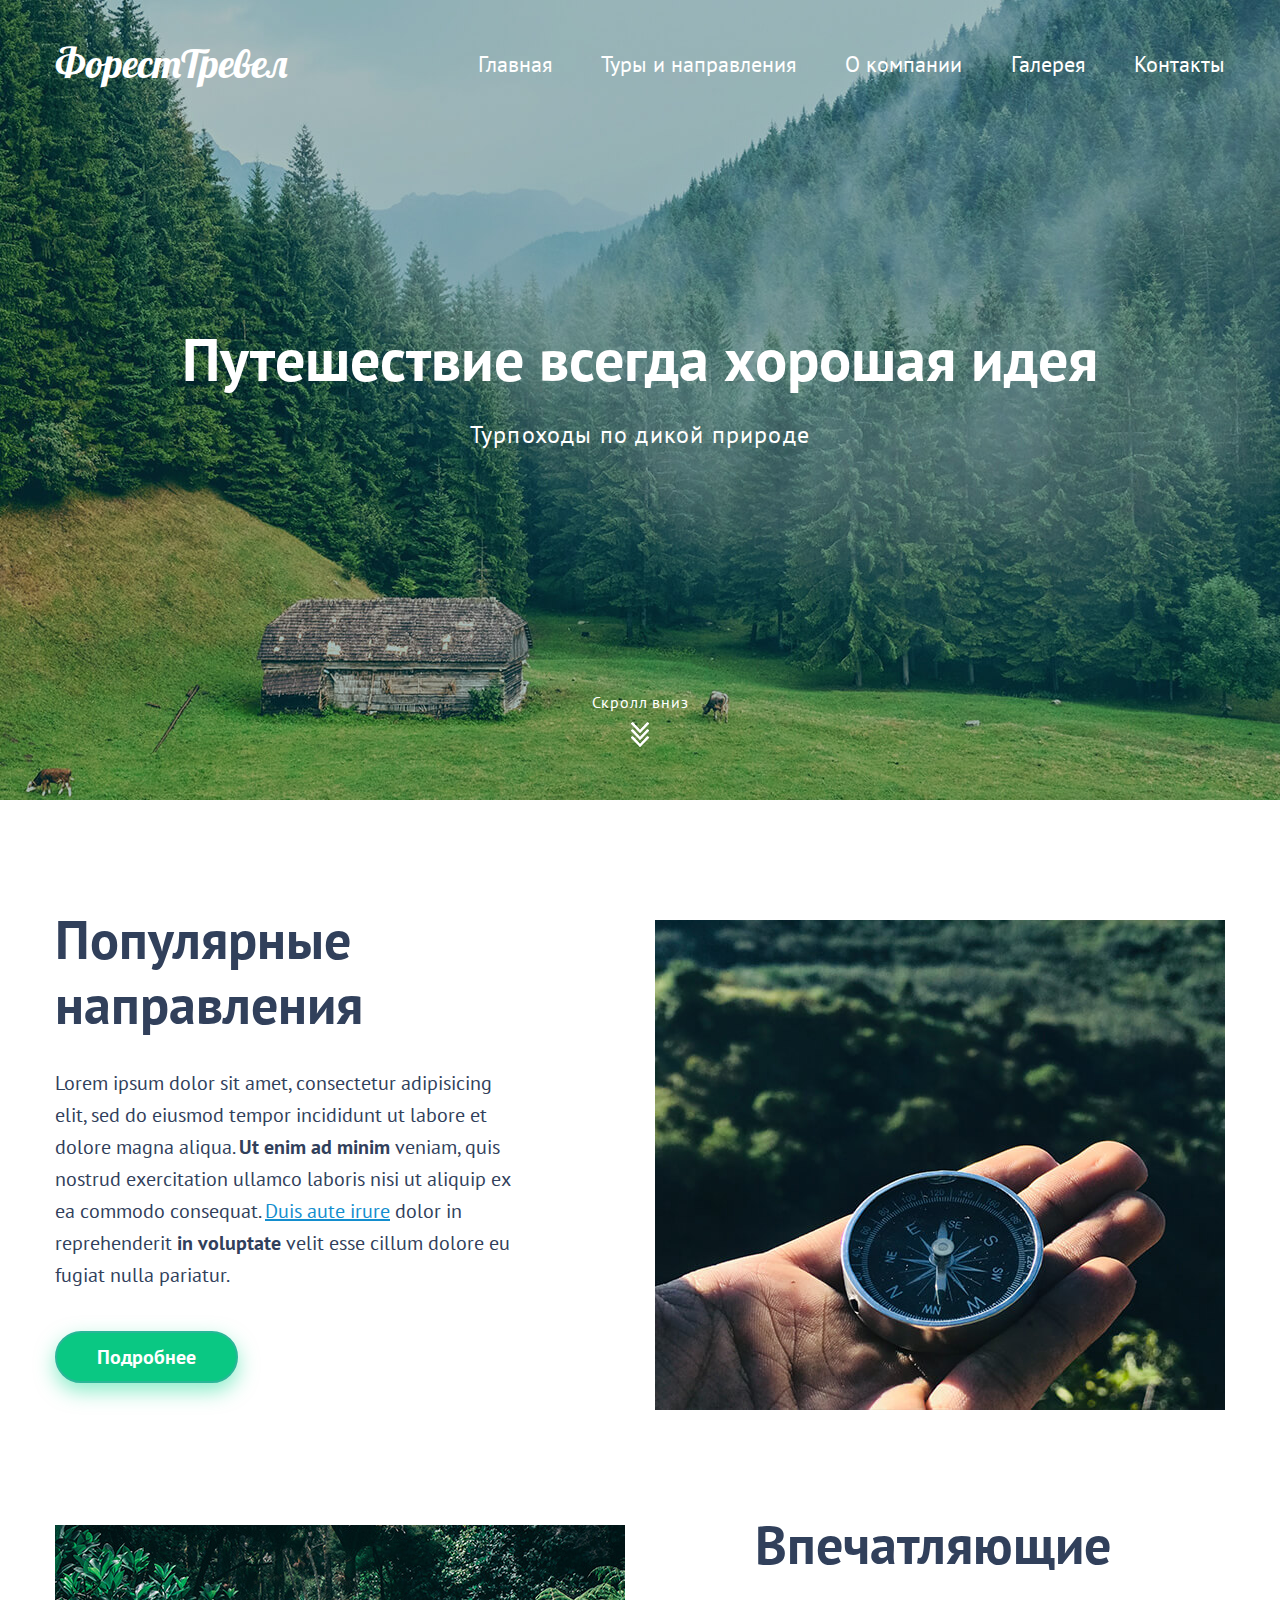
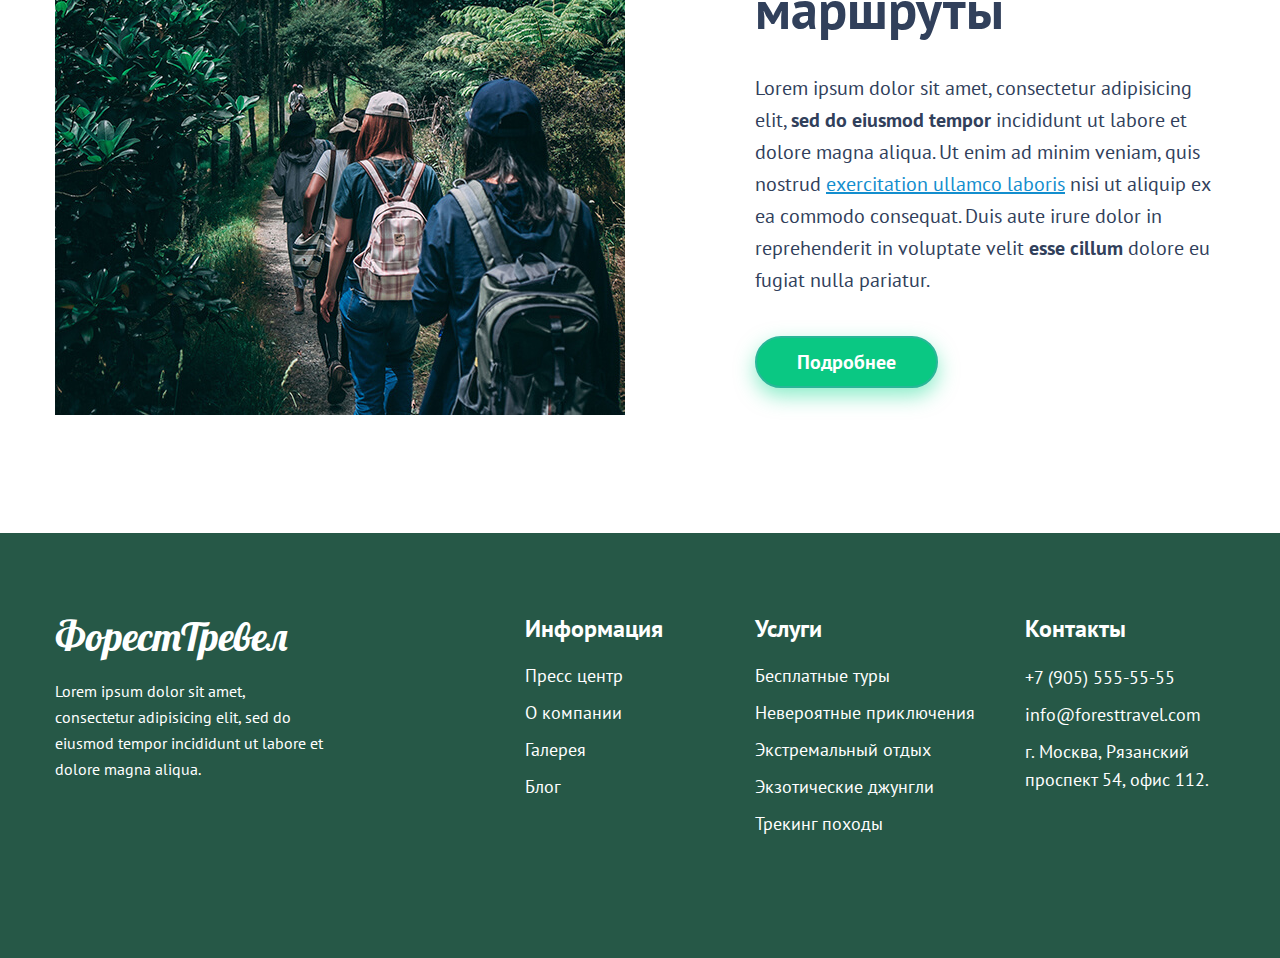
<file: forest-travel/index.html>
<!DOCTYPE html>
<html lang="ru">
<head>
  <meta charset="UTF-8">  
  <meta name="viewport" content="width=device-width, initial-scale=1.0">
  <title>ФорестТревел - Турпоходы по дикой природе</title>
  <link rel="stylesheet" href="css/main.css">
  <link href="https://fonts.googleapis.com/css2?family=Lobster&family=PT+Sans:ital,wght@0,400;0,700;1,400;1,700&display=swap" rel="stylesheet">
</head>
<body>

  <!-- Header -->
  <div class="header">
    <div class="container">
      <div class="logo"><a class="logo-link" href="#">ФорестТревел</a></div>
      <div class="navigation">
        <a href="#" class="navigation-link">Главная</a>
        <a href="tours.html" class="navigation-link">Туры и направления</a>
        <a href="#" class="navigation-link">О компании</a>
        <a href="#" class="navigation-link">Галерея</a>
        <a href="contacts.html" class="navigation-link">Контакты</a>
      </div>
    </div>
    <div class="header-content">
      <h2 class="header-title">Путешествие всегда хорошая идея</h2>
      <h3 class="header-subtitle">Турпоходы по дикой природе</h3>
    </div>
    <div class="header-scroll">
      <div class="header-scroll-text">Скролл вниз</div>
      <img src="./img/arrow-down.png" alt="scroll down">
    </div>
  </div>
    <!-- // Header -->

  <!-- Content -->
  <div class="section-content">
    <div class="container">
      <!-- Content row -->
      <div class="content-row">
        <div class="content-description float-left">
          <h3 class="content-title">Популярные направления</h3>
          <div class="content-text">
            <p>
              Lorem ipsum dolor sit amet, consectetur adipisicing elit, sed do eiusmod tempor incididunt ut labore 
              et dolore magna aliqua. <strong>Ut enim ad minim</strong> veniam, quis nostrud exercitation ullamco laboris nisi ut aliquip
              ex ea commodo consequat. <a href="#">Duis aute irure</a> dolor in reprehenderit <strong>in voluptate</strong> 
              velit esse cillum dolore eu fugiat nulla pariatur.
            </p>
          </div>
          <a class="button" href="#">Подробнее</a>
        </div>
        <div class="content-img float-right">
          <img src="./img/img-01.jpg" alt="популярные направления">
        </div>
      </div>
      <!-- // Content row -->
      <!-- Content row -->
      <div class="content-row">
        <div class="content-img float-left">
          <img src="./img/img-02.jpg" alt="впечатляющие маршруты">
        </div>
        <div class="content-description float-right">
          <h3 class="content-title">Впечатляющие маршруты</h3>
          <div class="content-text">
            <p>
              Lorem ipsum dolor sit amet, consectetur adipisicing elit, <strong>sed do eiusmod tempor</strong> incididunt ut labore 
              et dolore magna aliqua. Ut enim ad minim veniam, quis nostrud <a href="#">exercitation ullamco laboris</a> nisi ut aliquip
              ex ea commodo consequat. Duis aute irure dolor in reprehenderit in voluptate velit <strong>esse cillum</strong> dolore eu
              fugiat nulla pariatur.
            </p>
          </div>
          <a class="button" href="#">Подробнее</a>
        </div>
      </div>
      <!-- // Content row -->
    </div>
  </div>
  <!-- // Content -->

  <!-- Footer -->
  <div class="footer">
    <div class="container">
      <!-- Footer left -->
      <div class="footer-left">
        <div class="footer-logo">
          ФорестТревел
        </div>
        <div class="footer-about">
          Lorem ipsum dolor sit amet, consectetur adipisicing elit, sed do eiusmod tempor incididunt ut labore et dolore magna aliqua.
        </div>
      </div>
      <!-- // Footer left -->

      <!-- Footer right -->
      <div class="footer-right">
        <!-- Footer col -->
        <div class="footer-col footer-col-info">
          <div class="footer-title">Информация</div>
          <ul class="footer-list">
            <li class="footer-list-item">
              <a class="footer-list-link" href="#">Пресс центр</a>
            </li>
            <li class="footer-list-item">
              <a class="footer-list-link" href="#">О компании</a>
            </li>
            <li class="footer-list-item">
              <a class="footer-list-link" href="#">Галерея</a>
            </li>
            <li class="footer-list-item">
              <a class="footer-list-link" href="#">Блог</a>
            </li>
          </ul> 
        </div>
        <!-- // Footer col -->
        <!-- Footer col -->
        <div class="footer-col footer-col-services">
          <div class="footer-title">Услуги</div>
          <ul class="footer-list">
            <li class="footer-list-item">
              <a class="footer-list-link" href="#">Бесплатные туры</a>
            </li>
            <li class="footer-list-item">
              <a class="footer-list-link" href="#">Невероятные приключения</a>
            </li>
            <li class="footer-list-item">
              <a class="footer-list-link" href="#">Экстремальный отдых</a>
            </li>
            <li class="footer-list-item">
              <a class="footer-list-link" href="#">Экзотические джунгли</a>
            </li>
            <li class="footer-list-item">
              <a class="footer-list-link" href="article.html">Трекинг походы</a>
            </li>
          </ul> 
        </div>
        <!-- // Footer col -->
        <!-- Footer col -->
        <div class="footer-col footer-col-contacts">
          <div class="footer-title">Контакты</div>
          <p>+7 (905) 555-55-55</p>
          <p>info@foresttravel.com</p>
          <p>г. Москва, Рязанский проспект 54, офис 112.</p> 
        </div>
        <!-- // Footer col -->
      </div>
      <!-- // Footer right -->
    </div>
  </div>
  <!-- // Footer -->

</body>
</html>
</file>
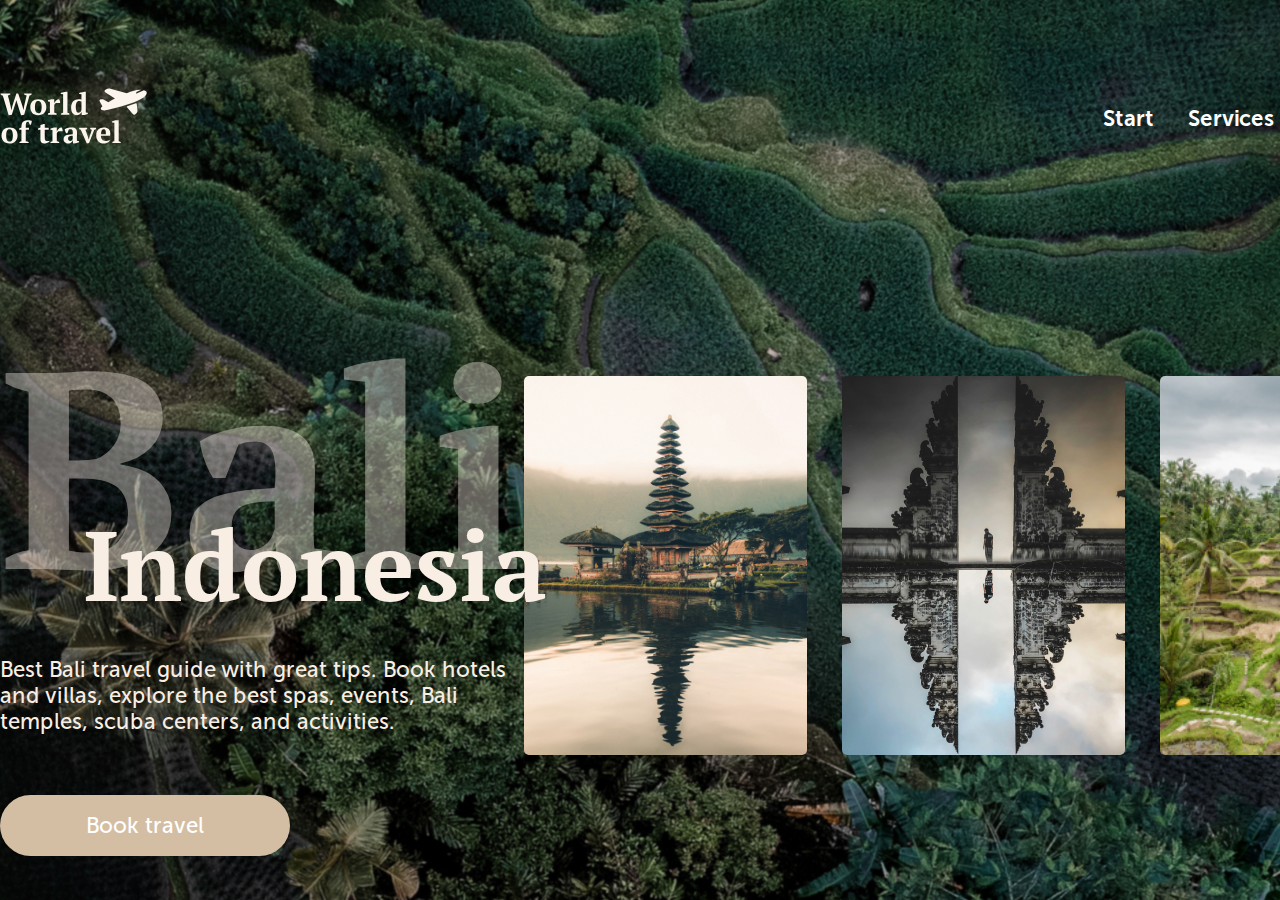
<file: indonesia/index.html>
<!DOCTYPE html>
<html lang="en">
<head>
    <meta charset="UTF-8">
    <meta http-equiv="X-UA-Compatible" content="IE=edge">
    <meta name="viewport" content="width=device-width, initial-scale=1.0">
    <title>Indonesia</title>
    <link rel="stylesheet" href="./css/main.css">
</head>
<body>
    <header class="header">

        <div class="container header-nav">
            <div class="nav-row">
                <div class="logo">
                    <img src="./img/logo.svg" alt="Logo">
                </div>
                <div class="nav">
                    <ul class="nav-list">
                        <li><a href="#!">Start</a></li>
                        <li><a href="#!">Services</a></li>
                        <li><a href="#!">About</a></li>
                        <li><a href="#!">Blog</a></li>
                        <li><a href="#!">Contact us</a></li>
                    </ul>
                </div>
            </div>
        </div>

        <div class="container-right">
            <div class="header-row">
                <div class="header-desc">

                    <h1 class="header-title">Bali <span>Indonesia</span></h1>

                    <div class="header-text">
                        <p>Best Bali travel guide with great tips. Book hotels and villas, explore the best spas, events, Bali temples, scuba centers, and activities.</p>
                    </div>

                    <div class="header-button">
                        <a href="#!" class="button">Book travel</a>
                    </div>

                </div>
                <div class="header-img">
                    <a href="#!">
                        <img class="header-img-item" src="./img/img-01.jpg" alt="Img">
                    </a>
                    <a href="#!">
                        <img class="header-img-item" src="./img/img-02.jpg" alt="Img">
                    </a>
                    <a href="#!">
                        <img class="header-img-item" src="./img/img-03.jpg" alt="Img">
                    </a>
                </div>
            </div>
        </div>

    </header>
</body>
</html>
</file>
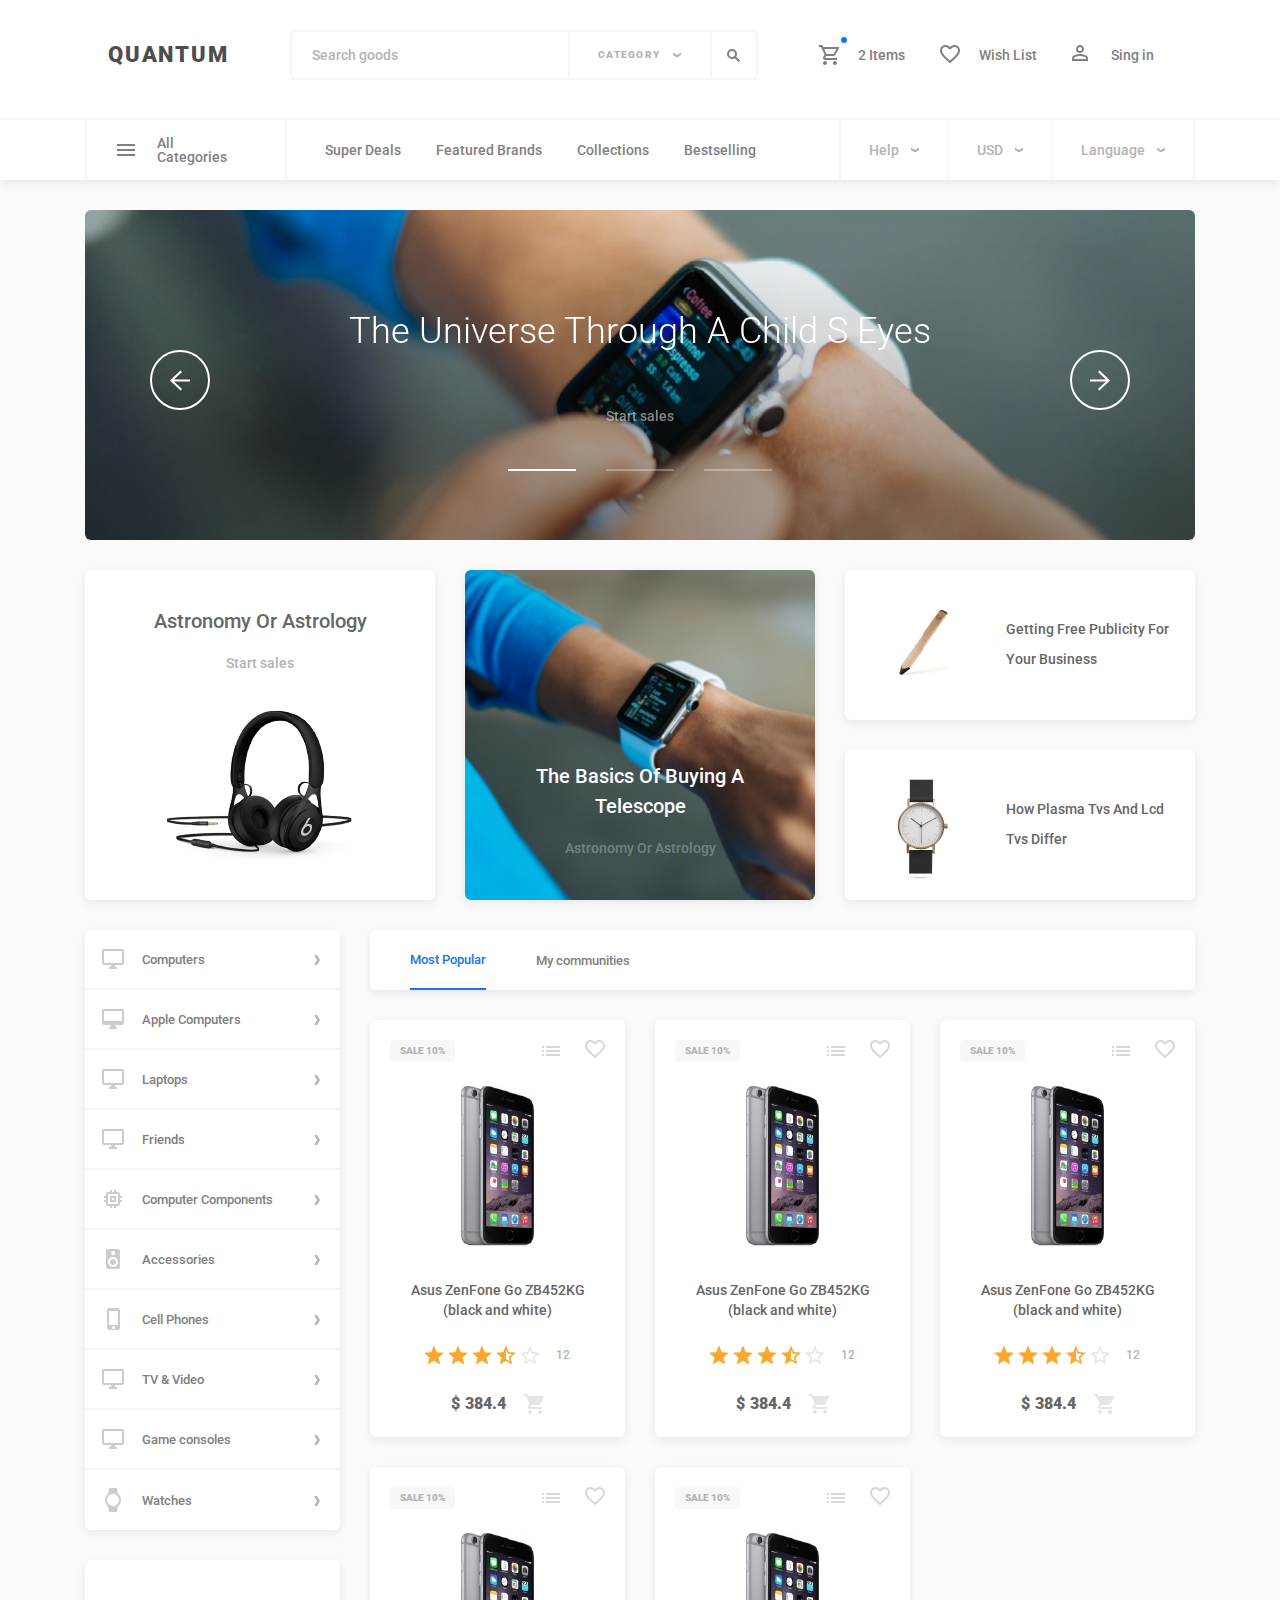
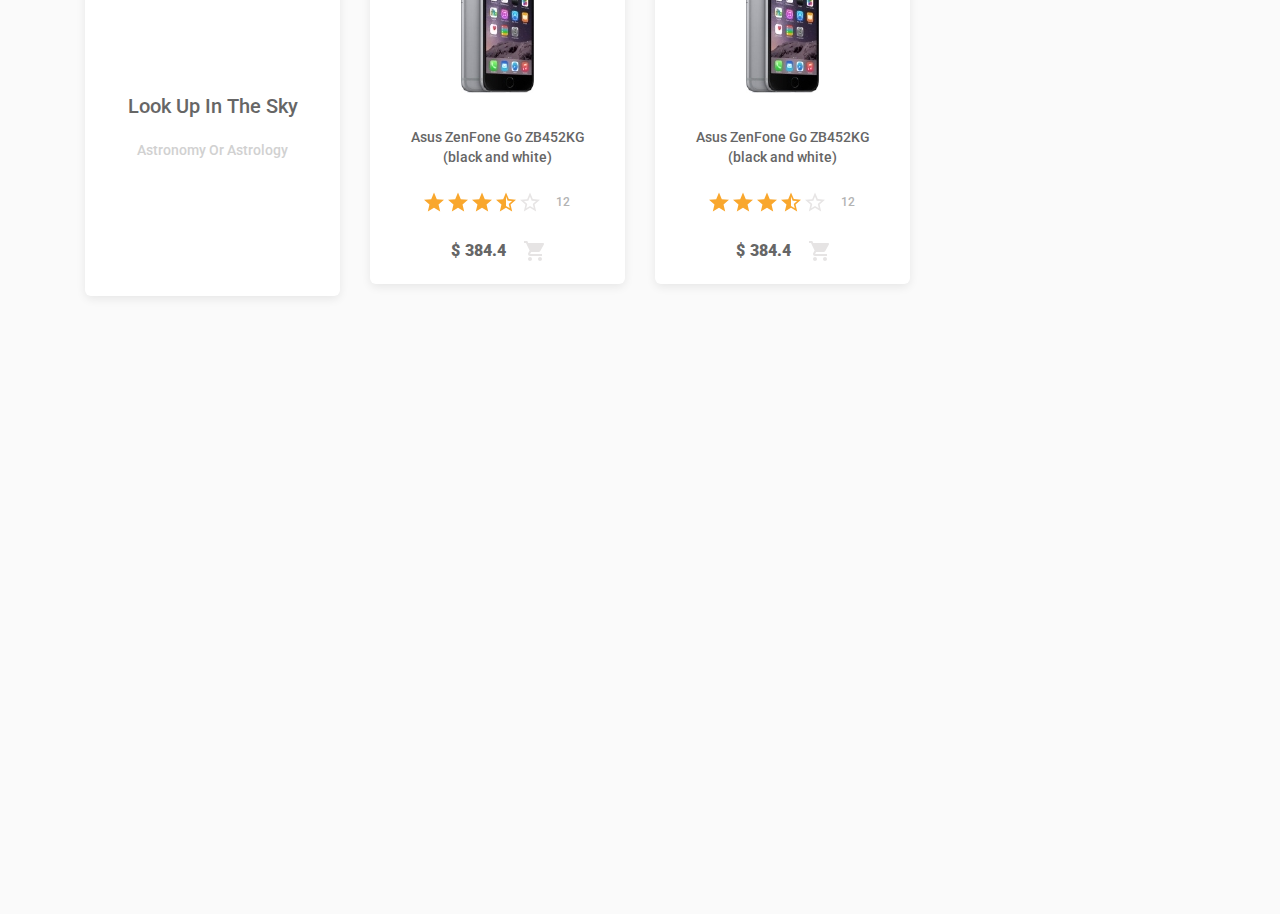
<file: quantum/index.html>
<!DOCTYPE html>
<html lang="en">
    <head>
        <meta charset="UTF-8" />
        <meta name="viewport" content="width=device-width, initial-scale=1.0" />
        <title>Quantum</title>
        <link rel="stylesheet" href="./css/main.css" />
        <link
            rel="stylesheet"
            href="./libs/owl-carousel/assets/owl.carousel.min.css" />
        <link
            href="https://fonts.googleapis.com/css?family=Roboto:300,400,500,700,900&display=swap&subset=cyrillic-ext"
            rel="stylesheet"
        />
    </head>
    <body>
        <header class="header">
            <div class="header__container">
                <div class="header__logo">
                    QUANTUM
                </div>
                <form class="header__search" type="GET">
                    <div class="header__search-input-wrapper">
                        <input
                            class="header__search-input"
                            type="text"
                            placeholder="Search goods"
                        />
                    </div>
                    <div class="header__search-dropdown">
                        <div data-select class="header-select">
                            <div data-select-title class="header-select__title">
                                CATEGORY
                            </div>
                            <div class="header-select__dropdown hidden">
                                <div
                                    data-select-item="mobile"
                                    class="header-select__dropdown-item"
                                >
                                    Mobile
                                </div>
                                <div
                                    data-select-item="tablet"
                                    class="header-select__dropdown-item"
                                >
                                    Tablet
                                </div>
                                <div
                                    data-select-item="laptop"
                                    class="header-select__dropdown-item"
                                >
                                    Laptop
                                </div>
                            </div>
                        </div>

                        <select
                            class="hidden"
                            name="select"
                            id="selectReal"
                            value="none"
                        >
                            <option value="none">CATEGORY</option>
                            <option value="mobile">Mobile</option>
                            <option value="tablet">Tablet</option>
                            <option value="laptop">Laptop</option>
                        </select>
                    </div>
                    <div class="header__search-button-wrapper">
                        <button class="header__search-button" type="submit">
                            <img src="./img/icons/search-icon.svg" alt="" />
                        </button>
                    </div>
                </form>
                <div class="header__links">
                    <!-- Cart link -->
                    <a href="#" class="header-link header-link--notify">
                        <span class="header-link__icon">
                            <svg
                                xmlns="http://www.w3.org/2000/svg"
                                width="21"
                                height="20"
                                viewBox="0 0 21 20"
                            >
                                <g>
                                    <path
                                        d="M16 16c-1.1 0-1.99.9-1.99 2s.89 2 1.99 2c1.099 0 2-.9 2-2s-.901-2-2-2zM4.008 18c0 1.1.89 2 1.99 2 1.102 0 2-.9 2-2s-.898-2-2-2c-1.1 0-1.99.9-1.99 2zM14.55 9H7.53l-.13-.27L5.16 4h12.15zM3.27 0H0v2H2l3.6 7.59-1.35 2.45c-.16.28-.25.61-.25.96C4 14.1 4.9 15 6 15h12v-2H6.42a.256.256 0 0 1-.25-.25l.03-.12L7.1 11h7.45c.75 0 1.409-.41 1.75-1.03l3.861-7.01-.16-.96H4.21z"
                                    />
                                </g>
                            </svg>
                        </span>
                        <span class="header-link__text">2 Items</span>
                    </a>
                    <!-- // Cart link -->
                    <!-- Wishlist link -->
                    <a href="#" class="header-link">
                        <span class="header-link__icon">
                            <svg
                                xmlns="http://www.w3.org/2000/svg"
                                width="20"
                                height="19"
                                viewBox="0 0 20 19"
                            >
                                <path
                                    d="M10.1 15.55l-.1.1-.1-.1C5.14 11.24 2 8.39 2 5.5 2 3.5 3.5 2 5.5 2c1.54 0 3.038.99 3.569 2.36h1.871C11.46 2.99 12.96 2 14.5 2c2.002 0 3.5 1.5 3.5 3.5 0 2.89-3.14 5.74-7.898 10.05zM14.5 0c-1.74 0-3.41.81-4.5 2.09C8.912.81 7.24 0 5.5 0 2.42 0 0 2.42 0 5.5c0 3.78 3.4 6.86 8.55 11.54L10 18.35l1.451-1.32C16.6 12.36 20 9.28 20 5.5 20 2.42 17.58 0 14.5 0z"
                                />
                            </svg>
                        </span>
                        <span class="header-link__text">Wish List</span>
                    </a>
                    <!-- // Wishlist link -->
                    <!-- User link -->
                    <a href="#" class="header-link">
                        <span class="header-link__icon">
                            <svg
                                xmlns="http://www.w3.org/2000/svg"
                                width="16"
                                height="16"
                                viewBox="0 0 16 16"
                            >
                                <path
                                    d="M16 13v3H0v-3c0-2.66 5.33-4 8-4s8 1.34 8 4zm-4.002-9c0 2.21-1.789 4-3.998 4a3.997 3.997 0 0 1-4-4c0-2.21 1.788-4 4-4 2.21 0 3.998 1.79 3.998 4zm-10.1 9v1.1H14.1V13c0-.64-3.13-2.1-6.1-2.1-2.968 0-6.1 1.46-6.1 2.1zM5.9 4a2.101 2.101 0 0 0 4.202 0A2.101 2.101 0 0 0 5.9 4z"
                                />
                            </svg>
                        </span>
                        <span class="header-link__text">Sing in</span>
                    </a>
                    <!-- // User link -->
                </div>
            </div>
            <div class="header__nav">
                <nav class="header-nav">
                    <div class="header-nav__categories">
                        <a href="#" class="header-mega-menu-link">
                            <span class="header-mega-menu-link__icon">
                                <svg
                                    xmlns="http://www.w3.org/2000/svg"
                                    width="18"
                                    height="12"
                                    viewBox="0 0 18 12"
                                >
                                    <path
                                        d="M18 0v2H0V0zM0 5h18v2H0zm0 5h18v2H0z"
                                    />
                                </svg>
                            </span>
                            <span class="header-mega-menu-link__text"
                                >All Categories</span
                            >
                        </a>
                    </div>
                    <div class="header-nav__deals">
                        <a href="#" class="header-nav__link">Super Deals</a>
                        <a href="#" class="header-nav__link">Featured Brands</a>
                        <a href="#" class="header-nav__link">Collections</a>
                        <a href="#" class="header-nav__link">Bestselling</a>
                    </div>

                    <!-- header-nav__select -->
                    <div class="header-nav__select">
                        <!-- ITEM -->
                        <div class="header-nav__select-item">
                            <!-- dropdown nav -->
                            <div class="nav-dropdown">
                                <a href="#" class="nav-dropdown__title">
                                    Help

                                    <div class="nav-dropdown__title-icon">
                                        <svg
                                            xmlns="http://www.w3.org/2000/svg"
                                            width="8"
                                            height="5"
                                            viewBox="0 0 8 5"
                                        >
                                            <path
                                                d="M3.998 5L8 2.5V.104L3.998 2.62 0 0v2.5z"
                                            />
                                        </svg>
                                    </div>
                                </a>
                                <div class="nav-dropdown__dropdown">
                                    <a
                                        href="#"
                                        class="nav-dropdown__dropdown-item"
                                    >
                                        F.A.Q.
                                    </a>
                                    <a
                                        href="#"
                                        class="nav-dropdown__dropdown-item"
                                    >
                                        Payment
                                    </a>
                                    <a
                                        href="#"
                                        class="nav-dropdown__dropdown-item"
                                    >
                                        Delivery
                                    </a>
                                </div>
                            </div>
                            <!-- // dropdown nav -->
                        </div>
                        <!-- // ITEM -->
                        <!-- ITEM -->
                        <div class="header-nav__select-item">
                            <!-- dropdown nav -->
                            <div class="nav-dropdown">
                                <a href="#" class="nav-dropdown__title">
                                    USD

                                    <div class="nav-dropdown__title-icon">
                                        <svg
                                            xmlns="http://www.w3.org/2000/svg"
                                            width="8"
                                            height="5"
                                            viewBox="0 0 8 5"
                                        >
                                            <path
                                                d="M3.998 5L8 2.5V.104L3.998 2.62 0 0v2.5z"
                                            />
                                        </svg>
                                    </div>
                                </a>
                                <div class="nav-dropdown__dropdown">
                                    <a
                                        href="#"
                                        class="nav-dropdown__dropdown-item"
                                    >
                                        USD
                                    </a>
                                    <a
                                        href="#"
                                        class="nav-dropdown__dropdown-item"
                                    >
                                        RUR
                                    </a>
                                    <a
                                        href="#"
                                        class="nav-dropdown__dropdown-item"
                                    >
                                        UAH
                                    </a>
                                </div>
                            </div>
                            <!-- // dropdown nav -->
                        </div>
                        <!-- // ITEM -->
                        <!-- ITEM -->
                        <div class="header-nav__select-item">
                            <!-- dropdown nav -->
                            <div class="nav-dropdown">
                                <a href="#" class="nav-dropdown__title">
                                    Language

                                    <div class="nav-dropdown__title-icon">
                                        <svg
                                            xmlns="http://www.w3.org/2000/svg"
                                            width="8"
                                            height="5"
                                            viewBox="0 0 8 5"
                                        >
                                            <path
                                                d="M3.998 5L8 2.5V.104L3.998 2.62 0 0v2.5z"
                                            />
                                        </svg>
                                    </div>
                                </a>
                                <div class="nav-dropdown__dropdown">
                                    <a
                                        href="#"
                                        class="nav-dropdown__dropdown-item"
                                    >
                                        English
                                    </a>
                                    <a
                                        href="#"
                                        class="nav-dropdown__dropdown-item"
                                    >
                                        Russian
                                    </a>
                                </div>
                            </div>
                            <!-- // dropdown nav -->
                        </div>
                        <!-- // ITEM -->
                    </div>
                    <!-- // header-nav__select -->
                </nav>
            </div>
        </header>

        <section class="carousel-section">
            <div class="container">
                <!-- Обертка для карусели -->
                <div
                    class="carousel owl-carousel owl-theme"
                    id="carousel-header"
                >
                    <div class="carousel__item">
                        <h2 class="carousel__item-title">
                            The Universe Through A Child S Eyes
                        </h2>
                        <div class="carousel__item-text">
                            <p>Start sales</p>
                        </div>
                    </div>
                    <div class="carousel__item">
                        <h2 class="carousel__item-title">
                            The Universe Through A Child S Eyes
                        </h2>
                        <div class="carousel__item-text">
                            <p>Start sales</p>
                        </div>
                    </div>
                    <div class="carousel__item">
                        <h2 class="carousel__item-title">
                            The Universe Through A Child S Eyes
                        </h2>
                        <div class="carousel__item-text">
                            <p>Start sales</p>
                        </div>
                    </div>
                </div>
                <!-- // Обертка для карусели -->
            </div>
        </section>

        <section class="promo-section">
            <div class="container">
                <div class="promo-section__row">
                    <div class="promo-section__col">
                        <!-- Item -->
                        <a href="#" class="promo-section-item-link-wrapper">
                            <div class="promo-section-item">
                                <h4 class="promo-section-item__title">
                                    Astronomy Or Astrology
                                </h4>
                                <div class="promo-section-item__subtitle">
                                    Start sales
                                </div>
                                <img
                                    class="promo-section-item__img"
                                    src="./img/promo/headphones.jpg"
                                    alt="Headphones"
                                />
                            </div>
                        </a>
                        <!-- // Item -->
                    </div>
                    <div class="promo-section__col">
                        <!-- Item -->
                        <a href="#" class="promo-section-item-link-wrapper">
                            <div
                                class="promo-section-item promo-section-item--background-img promo-section-item--background-img-watch"
                            >
                                <h4 class="promo-section-item__title">
                                    The Basics Of Buying A Telescope
                                </h4>
                                <div class="promo-section-item__subtitle">
                                    Astronomy Or Astrology
                                </div>
                            </div>
                        </a>
                        <!-- // Item -->
                    </div>
                    <div class="promo-section__col">
                        <!-- Item -->
                        <a
                            href="#"
                            class="promo-section-item-link-wrapper promo-section-item-link-wrapper--column"
                        >
                            <div
                                class="promo-section-item promo-section-item--small"
                            >
                                <div class="promo-section-item__img-cell">
                                    <img src="./img/promo/pencil.jpg" alt="" />
                                </div>
                                <div class="promo-section-item__title-cell">
                                    <h4 class="promo-section-item__title">
                                        Getting Free Publicity For Your Business
                                    </h4>
                                </div>
                            </div>
                        </a>
                        <!-- // Item -->
                        <!-- Item -->
                        <a
                            href="#"
                            class="promo-section-item-link-wrapper promo-section-item-link-wrapper--column"
                        >
                            <div
                                class="promo-section-item promo-section-item--small"
                            >
                                <div class="promo-section-item__img-cell">
                                    <img
                                        src="./img/promo/watch-classic.jpg"
                                        alt=""
                                    />
                                </div>
                                <div class="promo-section-item__title-cell">
                                    <h4 class="promo-section-item__title">
                                        How Plasma Tvs And Lcd Tvs Differ
                                    </h4>
                                </div>
                            </div>
                        </a>
                        <!-- // Item -->
                    </div>
                </div>
            </div>
        </section>

        <main class="main-content">
            <div class="container">
                <div class="main__row">
                    <!-- main__column-left  -->
                    <div class="main__column-left">
                        <!-- navigation -->
                        <nav class="navigation">
                            <ul class="navigation__list">
                                <li class="navigation__item">
                                    <div class="navigation__item-icon">
                                        <svg
                                            class="navigation__icon"
                                            xmlns="http://www.w3.org/2000/svg"
                                            width="22"
                                            height="20"
                                            viewBox="0 0 22 20"
                                        >
                                            <path
                                                d="M20 14H2V2h18zm0-14H2C.9 0 0 .9 0 2v12c0 1.1.9 2 2 2h7v2H7v2h8v-2h-2v-2h7c1.1 0 2-.9 2-2V2c0-1.1-.9-2-2-2z"
                                            />
                                        </svg>
                                    </div>
                                    <div class="navigation__item-title">
                                        Computers
                                    </div>
                                    <div class="navigation__item-arrow">
                                        <svg
                                            class="navigation__icon-arrow"
                                            xmlns="http://www.w3.org/2000/svg"
                                            width="6"
                                            height="10"
                                            viewBox="0 0 6 10"
                                        >
                                            <path
                                                d="M6.001 5.002L2.999 0H.126l3.018 5.002L0 10h3z"
                                            />
                                        </svg>
                                    </div>
                                </li>
                                <li class="navigation__item">
                                    <div class="navigation__item-icon">
                                        <svg
                                            class="navigation__icon"
                                            xmlns="http://www.w3.org/2000/svg"
                                            width="22"
                                            height="20"
                                            viewBox="0 0 22 20"
                                        >
                                            <path
                                                d="M20 12H2V2h18zm0-12H2C.9 0 0 .9 0 2v12c0 1.1.9 2 2 2h7l-2 3v1h8v-1l-2-3h7c1.1 0 2-.9 2-2V2c0-1.1-.9-2-2-2z"
                                            />
                                        </svg>
                                    </div>
                                    <div class="navigation__item-title">
                                        Apple Computers
                                    </div>
                                    <div class="navigation__item-arrow">
                                        <svg
                                            class="navigation__icon-arrow"
                                            xmlns="http://www.w3.org/2000/svg"
                                            width="6"
                                            height="10"
                                            viewBox="0 0 6 10"
                                        >
                                            <path
                                                d="M6.001 5.002L2.999 0H.126l3.018 5.002L0 10h3z"
                                            />
                                        </svg>
                                    </div>
                                </li>
                                <li class="navigation__item">
                                    <div class="navigation__item-icon">
                                        <svg
                                            class="navigation__icon"
                                            xmlns="http://www.w3.org/2000/svg"
                                            width="22"
                                            height="20"
                                            viewBox="0 0 22 20"
                                        >
                                            <path
                                                d="M20 14H2V2h18zm0-14H2C.9 0 0 .9 0 2v12c0 1.1.9 2 2 2h7v2H7v2h8v-2h-2v-2h7c1.1 0 2-.9 2-2V2c0-1.1-.9-2-2-2z"
                                            />
                                        </svg>
                                    </div>
                                    <div class="navigation__item-title">
                                        Laptops
                                    </div>
                                    <div class="navigation__item-arrow">
                                        <svg
                                            class="navigation__icon-arrow"
                                            xmlns="http://www.w3.org/2000/svg"
                                            width="6"
                                            height="10"
                                            viewBox="0 0 6 10"
                                        >
                                            <path
                                                d="M6.001 5.002L2.999 0H.126l3.018 5.002L0 10h3z"
                                            />
                                        </svg>
                                    </div>
                                </li>
                                <li class="navigation__item">
                                    <div class="navigation__item-icon">
                                        <svg
                                            class="navigation__icon"
                                            xmlns="http://www.w3.org/2000/svg"
                                            width="22"
                                            height="20"
                                            viewBox="0 0 22 20"
                                        >
                                            <path
                                                d="M20 14H2V2h18zm0-14H2C.9 0 0 .9 0 2v12c0 1.1.9 2 2 2h7v2H7v2h8v-2h-2v-2h7c1.1 0 2-.9 2-2V2c0-1.1-.9-2-2-2z"
                                            />
                                        </svg>
                                    </div>
                                    <div class="navigation__item-title">
                                        Friends
                                    </div>
                                    <div class="navigation__item-arrow">
                                        <svg
                                            class="navigation__icon-arrow"
                                            xmlns="http://www.w3.org/2000/svg"
                                            width="6"
                                            height="10"
                                            viewBox="0 0 6 10"
                                        >
                                            <path
                                                d="M6.001 5.002L2.999 0H.126l3.018 5.002L0 10h3z"
                                            />
                                        </svg>
                                    </div>
                                </li>
                                <li class="navigation__item">
                                    <div class="navigation__item-icon">
                                        <svg
                                            class="navigation__icon"
                                            xmlns="http://www.w3.org/2000/svg"
                                            width="18"
                                            height="18"
                                            viewBox="0 0 18 18"
                                        >
                                            <path
                                                d="M14 4H4v10h10zm1.999 4v2h2v2h-2v2c0 1.1-.899 2-2 2h-1.998v2H9.998v-2H8v2H6v-2H4c-1.1 0-2.001-.9-2.001-2v-2H0v-2H2V8H0V6H2V4c0-1.1.9-2 2-2H6V0h2v2h1.998V0H12v2H14c1.1 0 1.999.9 1.999 2v2h2v2zM9.998 8H8v2h1.998zM12 12H6V6h6z"
                                            />
                                        </svg>
                                    </div>
                                    <div class="navigation__item-title">
                                        Computer Components
                                    </div>
                                    <div class="navigation__item-arrow">
                                        <svg
                                            class="navigation__icon-arrow"
                                            xmlns="http://www.w3.org/2000/svg"
                                            width="6"
                                            height="10"
                                            viewBox="0 0 6 10"
                                        >
                                            <path
                                                d="M6.001 5.002L2.999 0H.126l3.018 5.002L0 10h3z"
                                            />
                                        </svg>
                                    </div>
                                </li>
                                <li class="navigation__item">
                                    <div class="navigation__item-icon">
                                        <svg
                                            class="navigation__icon"
                                            xmlns="http://www.w3.org/2000/svg"
                                            width="14"
                                            height="20"
                                            viewBox="0 0 14 20"
                                        >
                                            <path
                                                d="M7 10c-1.66 0-3 1.34-3 3s1.34 3 3 3c1.659 0 3-1.34 3-3s-1.341-3-3-3zm0 8c-2.76 0-5-2.24-5-5s2.24-5 5-5c2.759 0 5 2.24 5 5s-2.241 5-5 5zM7 2c1.1 0 2 .9 2 2s-.9 2-2 2a2 2 0 1 1 0-4zm5-2H2C.9 0-.001.9-.001 2v16c0 1.1.9 1.99 2 1.99L12 20c1.1 0 2-.9 2-2V2c0-1.1-.899-2-2-2z"
                                            />
                                        </svg>
                                    </div>
                                    <div class="navigation__item-title">
                                        Accessories
                                    </div>
                                    <div class="navigation__item-arrow">
                                        <svg
                                            class="navigation__icon-arrow"
                                            xmlns="http://www.w3.org/2000/svg"
                                            width="6"
                                            height="10"
                                            viewBox="0 0 6 10"
                                        >
                                            <path
                                                d="M6.001 5.002L2.999 0H.126l3.018 5.002L0 10h3z"
                                            />
                                        </svg>
                                    </div>
                                </li>
                                <li class="navigation__item">
                                    <div class="navigation__item-icon">
                                        <svg
                                            class="navigation__icon"
                                            xmlns="http://www.w3.org/2000/svg"
                                            width="13"
                                            height="22"
                                            viewBox="0 0 13 22"
                                        >
                                            <path
                                                d="M11 17H2V3h9zm-4.5 4c-.83 0-1.5-.67-1.5-1.5S5.67 18 6.5 18s1.5.67 1.5 1.5S7.33 21 6.5 21zm4-21H2.498A2.499 2.499 0 0 0 .002 2.5v17c0 1.38 1.117 2.5 2.497 2.5h8a2.5 2.5 0 0 0 2.5-2.5v-17a2.5 2.5 0 0 0-2.5-2.5z"
                                            />
                                        </svg>
                                    </div>
                                    <div class="navigation__item-title">
                                        Cell Phones
                                    </div>
                                    <div class="navigation__item-arrow">
                                        <svg
                                            class="navigation__icon-arrow"
                                            xmlns="http://www.w3.org/2000/svg"
                                            width="6"
                                            height="10"
                                            viewBox="0 0 6 10"
                                        >
                                            <path
                                                d="M6.001 5.002L2.999 0H.126l3.018 5.002L0 10h3z"
                                            />
                                        </svg>
                                    </div>
                                </li>
                                <li class="navigation__item">
                                    <div class="navigation__item-icon">
                                        <svg
                                            class="navigation__icon"
                                            xmlns="http://www.w3.org/2000/svg"
                                            width="22"
                                            height="20"
                                            viewBox="0 0 22 20"
                                        >
                                            <path
                                                d="M20 14H2V2h18zm0-14H2C.9 0 0 .9 0 2v12c0 1.1.9 2 2 2h7v2H7v2h8v-2h-2v-2h7c1.1 0 2-.9 2-2V2c0-1.1-.9-2-2-2z"
                                            />
                                        </svg>
                                    </div>
                                    <div class="navigation__item-title">
                                        TV & Video
                                    </div>
                                    <div class="navigation__item-arrow">
                                        <svg
                                            class="navigation__icon-arrow"
                                            xmlns="http://www.w3.org/2000/svg"
                                            width="6"
                                            height="10"
                                            viewBox="0 0 6 10"
                                        >
                                            <path
                                                d="M6.001 5.002L2.999 0H.126l3.018 5.002L0 10h3z"
                                            />
                                        </svg>
                                    </div>
                                </li>
                                <li class="navigation__item">
                                    <div class="navigation__item-icon">
                                        <svg
                                            class="navigation__icon"
                                            xmlns="http://www.w3.org/2000/svg"
                                            width="22"
                                            height="20"
                                            viewBox="0 0 22 20"
                                        >
                                            <path
                                                d="M20 14H2V2h18zm0-14H2C.9 0 0 .9 0 2v12c0 1.1.9 2 2 2h7v2H7v2h8v-2h-2v-2h7c1.1 0 2-.9 2-2V2c0-1.1-.9-2-2-2z"
                                            />
                                        </svg>
                                    </div>
                                    <div class="navigation__item-title">
                                        Game consoles
                                    </div>
                                    <div class="navigation__item-arrow">
                                        <svg
                                            class="navigation__icon-arrow"
                                            xmlns="http://www.w3.org/2000/svg"
                                            width="6"
                                            height="10"
                                            viewBox="0 0 6 10"
                                        >
                                            <path
                                                d="M6.001 5.002L2.999 0H.126l3.018 5.002L0 10h3z"
                                            />
                                        </svg>
                                    </div>
                                </li>
                                <li class="navigation__item">
                                    <div class="navigation__item-icon">
                                        <svg
                                            class="navigation__icon"
                                            xmlns="http://www.w3.org/2000/svg"
                                            width="16"
                                            height="24"
                                            viewBox="0 0 16 24"
                                        >
                                            <path
                                                d="M2 12c0-3.31 2.69-6 5.998-6 3.311 0 6 2.69 6 6s-2.689 6-6 6A6.005 6.005 0 0 1 2 12zm14 0c0-2.54-1.19-4.81-3.04-6.27L12 0H4l-.95 5.73A7.937 7.937 0 0 0-.001 12c0 2.55 1.19 4.81 3.05 6.27L4 24h8l.96-5.73A7.975 7.975 0 0 0 16 12z"
                                            />
                                        </svg>
                                    </div>
                                    <div class="navigation__item-title">
                                        Watches
                                    </div>
                                    <div class="navigation__item-arrow">
                                        <svg
                                            class="navigation__icon-arrow"
                                            xmlns="http://www.w3.org/2000/svg"
                                            width="6"
                                            height="10"
                                            viewBox="0 0 6 10"
                                        >
                                            <path
                                                d="M6.001 5.002L2.999 0H.126l3.018 5.002L0 10h3z"
                                            />
                                        </svg>
                                    </div>
                                </li>
                            </ul>
                        </nav>
                        <!-- // navigation -->

                        <!-- banner -->
                        <aside class="info-block">
                            <div class="info-block__title">
                                Look Up In The Sky
                            </div>
                            <div class="info-block__subtitle">
                                Astronomy Or Astrology
                            </div>
                        </aside>
                        <!-- // banner -->
                    </div>
                    <!-- // main__column-left  -->
                    <!-- main__column-right -->
                    <div class="main__column-right">
                        <!-- tabs plate -->
                        <div class="tabs">
                            <button class="tabs__btn tabs__btn--active">
                                Most Popular
                            </button>
                            <button class="tabs__btn">My communities</button>
                        </div>
                        <!-- // tabs plate -->

                        <!-- cards-wrapper -->
                        <div class="cards-wrapper">

                            <!-- card -->
                            <div class="card">
                                <!-- card__header -->
                                <div class="card__header">
                                    <div class="card__sale">SALE 10%</div>

                                    <div class="card__icon-btns">
                                        <button class="card__icon-btn">
                                            <svg
                                                xmlns="http://www.w3.org/2000/svg"
                                                width="18"
                                                height="10"
                                                viewBox="0 0 18 10"
                                            >
                                                <path
                                                    d="M0 6V4h2v2zm0 4V8h2v2zm0-8V0h2v2zm4 4V4h14v2zm0 4V8h14v2zM4 0h14v2H4z"
                                                />
                                            </svg>
                                        </button>
                                        <button class="card__icon-btn">
                                            <svg
                                                xmlns="http://www.w3.org/2000/svg"
                                                width="20"
                                                height="19"
                                                viewBox="0 0 20 19"
                                            >
                                                <path
                                                    d="M10.1 15.55l-.1.1-.1-.1C5.14 11.24 2 8.39 2 5.5 2 3.5 3.5 2 5.5 2c1.54 0 3.038.99 3.569 2.36h1.871C11.46 2.99 12.96 2 14.5 2c2.002 0 3.5 1.5 3.5 3.5 0 2.89-3.14 5.74-7.898 10.05zM14.5 0c-1.74 0-3.41.81-4.5 2.09C8.912.81 7.24 0 5.5 0 2.42 0 0 2.42 0 5.5c0 3.78 3.4 6.86 8.55 11.54L10 18.35l1.451-1.32C16.6 12.36 20 9.28 20 5.5 20 2.42 17.58 0 14.5 0z"
                                                />
                                            </svg>
                                        </button>
                                    </div>
                                </div>
                                <!-- // card__header -->

                                <div class="card__img">
                                    <img
                                        src="./img/products/iphone.jpg"
                                        alt="Asus ZenFone Go ZB452KG (black and white)"
                                    />
                                </div>
                                <h4 class="card__title">
                                    Asus ZenFone Go ZB452KG (black and white)
                                </h4>
                                <div class="card__rating">
                                    <img
                                        class="card__rating-star"
                                        src="./img/icons-rating/star_icon.svg"
                                        alt=""
                                    />
                                    <img
                                        class="card__rating-star"
                                        src="./img/icons-rating/star_icon.svg"
                                        alt=""
                                    />
                                    <img
                                        class="card__rating-star"
                                        src="./img/icons-rating/star_icon.svg"
                                        alt=""
                                    />
                                    <img
                                        class="card__rating-star"
                                        src="./img/icons-rating/star_half_icon.svg"
                                        alt=""
                                    />
                                    <img
                                        class="card__rating-star"
                                        src="./img/icons-rating/star_border_icon.svg"
                                        alt=""
                                    />
                                    <div class="card__rating-value">12</div>
                                </div>
                                <div class="card__footer">
                                    <div class="card__price">$ 384.4</div>
                                    <button class="card__cart">
                                        <svg
                                            xmlns="http://www.w3.org/2000/svg"
                                            width="20"
                                            height="20"
                                            viewBox="0 0 20 20"
                                        >
                                            <path
                                                d="M6 16c1.1 0 1.999.9 1.999 2s-.9 2-2 2C4.9 20 4.01 19.1 4.01 18S4.9 16 6 16zM-.001 0H3.27l.939 2H19c.549 0 .997.45.997 1 0 .17-.039.34-.12.48l-3.58 6.49c-.338.62-.997 1.03-1.749 1.03H7.1l-.9 1.63-.029.12c0 .14.11.25.25.25h11.578v2H6c-1.1 0-2-.9-2-2 0-.35.089-.68.249-.96L5.6 9.59 2 2H0zM16 16c1.1 0 1.998.9 1.998 2S17.1 20 16 20s-1.989-.9-1.989-2 .89-2 1.99-2z"
                                            />
                                        </svg>
                                    </button>
                                </div>
                            </div>
                            <!-- // card -->

                            <!-- card -->
                            <div class="card">
                                <!-- card__header -->
                                <div class="card__header">
                                    <div class="card__sale">SALE 10%</div>

                                    <div class="card__icon-btns">
                                        <button class="card__icon-btn">
                                            <svg
                                                xmlns="http://www.w3.org/2000/svg"
                                                width="18"
                                                height="10"
                                                viewBox="0 0 18 10"
                                            >
                                                <path
                                                    d="M0 6V4h2v2zm0 4V8h2v2zm0-8V0h2v2zm4 4V4h14v2zm0 4V8h14v2zM4 0h14v2H4z"
                                                />
                                            </svg>
                                        </button>
                                        <button class="card__icon-btn">
                                            <svg
                                                xmlns="http://www.w3.org/2000/svg"
                                                width="20"
                                                height="19"
                                                viewBox="0 0 20 19"
                                            >
                                                <path
                                                    d="M10.1 15.55l-.1.1-.1-.1C5.14 11.24 2 8.39 2 5.5 2 3.5 3.5 2 5.5 2c1.54 0 3.038.99 3.569 2.36h1.871C11.46 2.99 12.96 2 14.5 2c2.002 0 3.5 1.5 3.5 3.5 0 2.89-3.14 5.74-7.898 10.05zM14.5 0c-1.74 0-3.41.81-4.5 2.09C8.912.81 7.24 0 5.5 0 2.42 0 0 2.42 0 5.5c0 3.78 3.4 6.86 8.55 11.54L10 18.35l1.451-1.32C16.6 12.36 20 9.28 20 5.5 20 2.42 17.58 0 14.5 0z"
                                                />
                                            </svg>
                                        </button>
                                    </div>
                                </div>
                                <!-- // card__header -->

                                <div class="card__img">
                                    <img
                                        src="./img/products/iphone.jpg"
                                        alt="Asus ZenFone Go ZB452KG (black and white)"
                                    />
                                </div>
                                <h4 class="card__title">
                                    Asus ZenFone Go ZB452KG (black and white)
                                </h4>
                                <div class="card__rating">
                                    <img
                                        class="card__rating-star"
                                        src="./img/icons-rating/star_icon.svg"
                                        alt=""
                                    />
                                    <img
                                        class="card__rating-star"
                                        src="./img/icons-rating/star_icon.svg"
                                        alt=""
                                    />
                                    <img
                                        class="card__rating-star"
                                        src="./img/icons-rating/star_icon.svg"
                                        alt=""
                                    />
                                    <img
                                        class="card__rating-star"
                                        src="./img/icons-rating/star_half_icon.svg"
                                        alt=""
                                    />
                                    <img
                                        class="card__rating-star"
                                        src="./img/icons-rating/star_border_icon.svg"
                                        alt=""
                                    />
                                    <div class="card__rating-value">12</div>
                                </div>
                                <div class="card__footer">
                                    <div class="card__price">$ 384.4</div>
                                    <button class="card__cart">
                                        <svg
                                            xmlns="http://www.w3.org/2000/svg"
                                            width="20"
                                            height="20"
                                            viewBox="0 0 20 20"
                                        >
                                            <path
                                                d="M6 16c1.1 0 1.999.9 1.999 2s-.9 2-2 2C4.9 20 4.01 19.1 4.01 18S4.9 16 6 16zM-.001 0H3.27l.939 2H19c.549 0 .997.45.997 1 0 .17-.039.34-.12.48l-3.58 6.49c-.338.62-.997 1.03-1.749 1.03H7.1l-.9 1.63-.029.12c0 .14.11.25.25.25h11.578v2H6c-1.1 0-2-.9-2-2 0-.35.089-.68.249-.96L5.6 9.59 2 2H0zM16 16c1.1 0 1.998.9 1.998 2S17.1 20 16 20s-1.989-.9-1.989-2 .89-2 1.99-2z"
                                            />
                                        </svg>
                                    </button>
                                </div>
                            </div>
                            <!-- // card -->

                            <!-- card -->
                            <div class="card">
                                <!-- card__header -->
                                <div class="card__header">
                                    <div class="card__sale">SALE 10%</div>

                                    <div class="card__icon-btns">
                                        <button class="card__icon-btn">
                                            <svg
                                                xmlns="http://www.w3.org/2000/svg"
                                                width="18"
                                                height="10"
                                                viewBox="0 0 18 10"
                                            >
                                                <path
                                                    d="M0 6V4h2v2zm0 4V8h2v2zm0-8V0h2v2zm4 4V4h14v2zm0 4V8h14v2zM4 0h14v2H4z"
                                                />
                                            </svg>
                                        </button>
                                        <button class="card__icon-btn">
                                            <svg
                                                xmlns="http://www.w3.org/2000/svg"
                                                width="20"
                                                height="19"
                                                viewBox="0 0 20 19"
                                            >
                                                <path
                                                    d="M10.1 15.55l-.1.1-.1-.1C5.14 11.24 2 8.39 2 5.5 2 3.5 3.5 2 5.5 2c1.54 0 3.038.99 3.569 2.36h1.871C11.46 2.99 12.96 2 14.5 2c2.002 0 3.5 1.5 3.5 3.5 0 2.89-3.14 5.74-7.898 10.05zM14.5 0c-1.74 0-3.41.81-4.5 2.09C8.912.81 7.24 0 5.5 0 2.42 0 0 2.42 0 5.5c0 3.78 3.4 6.86 8.55 11.54L10 18.35l1.451-1.32C16.6 12.36 20 9.28 20 5.5 20 2.42 17.58 0 14.5 0z"
                                                />
                                            </svg>
                                        </button>
                                    </div>
                                </div>
                                <!-- // card__header -->

                                <div class="card__img">
                                    <img
                                        src="./img/products/iphone.jpg"
                                        alt="Asus ZenFone Go ZB452KG (black and white)"
                                    />
                                </div>
                                <h4 class="card__title">
                                    Asus ZenFone Go ZB452KG (black and white)
                                </h4>
                                <div class="card__rating">
                                    <img
                                        class="card__rating-star"
                                        src="./img/icons-rating/star_icon.svg"
                                        alt=""
                                    />
                                    <img
                                        class="card__rating-star"
                                        src="./img/icons-rating/star_icon.svg"
                                        alt=""
                                    />
                                    <img
                                        class="card__rating-star"
                                        src="./img/icons-rating/star_icon.svg"
                                        alt=""
                                    />
                                    <img
                                        class="card__rating-star"
                                        src="./img/icons-rating/star_half_icon.svg"
                                        alt=""
                                    />
                                    <img
                                        class="card__rating-star"
                                        src="./img/icons-rating/star_border_icon.svg"
                                        alt=""
                                    />
                                    <div class="card__rating-value">12</div>
                                </div>
                                <div class="card__footer">
                                    <div class="card__price">$ 384.4</div>
                                    <button class="card__cart">
                                        <svg
                                            xmlns="http://www.w3.org/2000/svg"
                                            width="20"
                                            height="20"
                                            viewBox="0 0 20 20"
                                        >
                                            <path
                                                d="M6 16c1.1 0 1.999.9 1.999 2s-.9 2-2 2C4.9 20 4.01 19.1 4.01 18S4.9 16 6 16zM-.001 0H3.27l.939 2H19c.549 0 .997.45.997 1 0 .17-.039.34-.12.48l-3.58 6.49c-.338.62-.997 1.03-1.749 1.03H7.1l-.9 1.63-.029.12c0 .14.11.25.25.25h11.578v2H6c-1.1 0-2-.9-2-2 0-.35.089-.68.249-.96L5.6 9.59 2 2H0zM16 16c1.1 0 1.998.9 1.998 2S17.1 20 16 20s-1.989-.9-1.989-2 .89-2 1.99-2z"
                                            />
                                        </svg>
                                    </button>
                                </div>
                            </div>
                            <!-- // card -->

                            <!-- card -->
                            <div class="card">
                                <!-- card__header -->
                                <div class="card__header">
                                    <div class="card__sale">SALE 10%</div>

                                    <div class="card__icon-btns">
                                        <button class="card__icon-btn">
                                            <svg xmlns="http://www.w3.org/2000/svg" width="18" height="10" viewBox="0 0 18 10">
                                                <path d="M0 6V4h2v2zm0 4V8h2v2zm0-8V0h2v2zm4 4V4h14v2zm0 4V8h14v2zM4 0h14v2H4z" />
                                            </svg>
                                        </button>
                                        <button class="card__icon-btn">
                                            <svg xmlns="http://www.w3.org/2000/svg" width="20" height="19" viewBox="0 0 20 19">
                                                <path
                                                    d="M10.1 15.55l-.1.1-.1-.1C5.14 11.24 2 8.39 2 5.5 2 3.5 3.5 2 5.5 2c1.54 0 3.038.99 3.569 2.36h1.871C11.46 2.99 12.96 2 14.5 2c2.002 0 3.5 1.5 3.5 3.5 0 2.89-3.14 5.74-7.898 10.05zM14.5 0c-1.74 0-3.41.81-4.5 2.09C8.912.81 7.24 0 5.5 0 2.42 0 0 2.42 0 5.5c0 3.78 3.4 6.86 8.55 11.54L10 18.35l1.451-1.32C16.6 12.36 20 9.28 20 5.5 20 2.42 17.58 0 14.5 0z" />
                                            </svg>
                                        </button>
                                    </div>
                                </div>
                                <!-- // card__header -->

                                <div class="card__img">
                                    <img src="./img/products/iphone.jpg" alt="Asus ZenFone Go ZB452KG (black and white)" />
                                </div>
                                <h4 class="card__title">
                                    Asus ZenFone Go ZB452KG (black and white)
                                </h4>
                                <div class="card__rating">
                                    <img class="card__rating-star" src="./img/icons-rating/star_icon.svg" alt="" />
                                    <img class="card__rating-star" src="./img/icons-rating/star_icon.svg" alt="" />
                                    <img class="card__rating-star" src="./img/icons-rating/star_icon.svg" alt="" />
                                    <img class="card__rating-star" src="./img/icons-rating/star_half_icon.svg" alt="" />
                                    <img class="card__rating-star" src="./img/icons-rating/star_border_icon.svg" alt="" />
                                    <div class="card__rating-value">12</div>
                                </div>
                                <div class="card__footer">
                                    <div class="card__price">$ 384.4</div>
                                    <button class="card__cart">
                                        <svg xmlns="http://www.w3.org/2000/svg" width="20" height="20" viewBox="0 0 20 20">
                                            <path
                                                d="M6 16c1.1 0 1.999.9 1.999 2s-.9 2-2 2C4.9 20 4.01 19.1 4.01 18S4.9 16 6 16zM-.001 0H3.27l.939 2H19c.549 0 .997.45.997 1 0 .17-.039.34-.12.48l-3.58 6.49c-.338.62-.997 1.03-1.749 1.03H7.1l-.9 1.63-.029.12c0 .14.11.25.25.25h11.578v2H6c-1.1 0-2-.9-2-2 0-.35.089-.68.249-.96L5.6 9.59 2 2H0zM16 16c1.1 0 1.998.9 1.998 2S17.1 20 16 20s-1.989-.9-1.989-2 .89-2 1.99-2z" />
                                        </svg>
                                    </button>
                                </div>
                            </div>
                            <!-- // card -->

                            <!-- card -->
                            <div class="card">
                                <!-- card__header -->
                                <div class="card__header">
                                    <div class="card__sale">SALE 10%</div>

                                    <div class="card__icon-btns">
                                        <button class="card__icon-btn">
                                            <svg xmlns="http://www.w3.org/2000/svg" width="18" height="10" viewBox="0 0 18 10">
                                                <path d="M0 6V4h2v2zm0 4V8h2v2zm0-8V0h2v2zm4 4V4h14v2zm0 4V8h14v2zM4 0h14v2H4z" />
                                            </svg>
                                        </button>
                                        <button class="card__icon-btn">
                                            <svg xmlns="http://www.w3.org/2000/svg" width="20" height="19" viewBox="0 0 20 19">
                                                <path
                                                    d="M10.1 15.55l-.1.1-.1-.1C5.14 11.24 2 8.39 2 5.5 2 3.5 3.5 2 5.5 2c1.54 0 3.038.99 3.569 2.36h1.871C11.46 2.99 12.96 2 14.5 2c2.002 0 3.5 1.5 3.5 3.5 0 2.89-3.14 5.74-7.898 10.05zM14.5 0c-1.74 0-3.41.81-4.5 2.09C8.912.81 7.24 0 5.5 0 2.42 0 0 2.42 0 5.5c0 3.78 3.4 6.86 8.55 11.54L10 18.35l1.451-1.32C16.6 12.36 20 9.28 20 5.5 20 2.42 17.58 0 14.5 0z" />
                                            </svg>
                                        </button>
                                    </div>
                                </div>
                                <!-- // card__header -->

                                <div class="card__img">
                                    <img src="./img/products/iphone.jpg" alt="Asus ZenFone Go ZB452KG (black and white)" />
                                </div>
                                <h4 class="card__title">
                                    Asus ZenFone Go ZB452KG (black and white)
                                </h4>
                                <div class="card__rating">
                                    <img class="card__rating-star" src="./img/icons-rating/star_icon.svg" alt="" />
                                    <img class="card__rating-star" src="./img/icons-rating/star_icon.svg" alt="" />
                                    <img class="card__rating-star" src="./img/icons-rating/star_icon.svg" alt="" />
                                    <img class="card__rating-star" src="./img/icons-rating/star_half_icon.svg" alt="" />
                                    <img class="card__rating-star" src="./img/icons-rating/star_border_icon.svg" alt="" />
                                    <div class="card__rating-value">12</div>
                                </div>
                                <div class="card__footer">
                                    <div class="card__price">$ 384.4</div>
                                    <button class="card__cart">
                                        <svg xmlns="http://www.w3.org/2000/svg" width="20" height="20" viewBox="0 0 20 20">
                                            <path
                                                d="M6 16c1.1 0 1.999.9 1.999 2s-.9 2-2 2C4.9 20 4.01 19.1 4.01 18S4.9 16 6 16zM-.001 0H3.27l.939 2H19c.549 0 .997.45.997 1 0 .17-.039.34-.12.48l-3.58 6.49c-.338.62-.997 1.03-1.749 1.03H7.1l-.9 1.63-.029.12c0 .14.11.25.25.25h11.578v2H6c-1.1 0-2-.9-2-2 0-.35.089-.68.249-.96L5.6 9.59 2 2H0zM16 16c1.1 0 1.998.9 1.998 2S17.1 20 16 20s-1.989-.9-1.989-2 .89-2 1.99-2z" />
                                        </svg>
                                    </button>
                                </div>
                            </div>
                            <!-- // card -->

                        </div>
                        <!-- // cards-wrapper -->
                    </div>
                    <!-- // main__column-right -->
                </div>
            </div>
        </main>

        <!-- jQuery -->
        <script src="./libs/jquery/jquery-3.3.1.min.js"></script>
        <!-- OwmCarousel -->
        <script src="./libs/owl-carousel/owl.carousel.min.js"></script>

        <script src="js/header-select.js"></script>
        <script src="js/main.js"></script>
    </body>
</html>
</file>
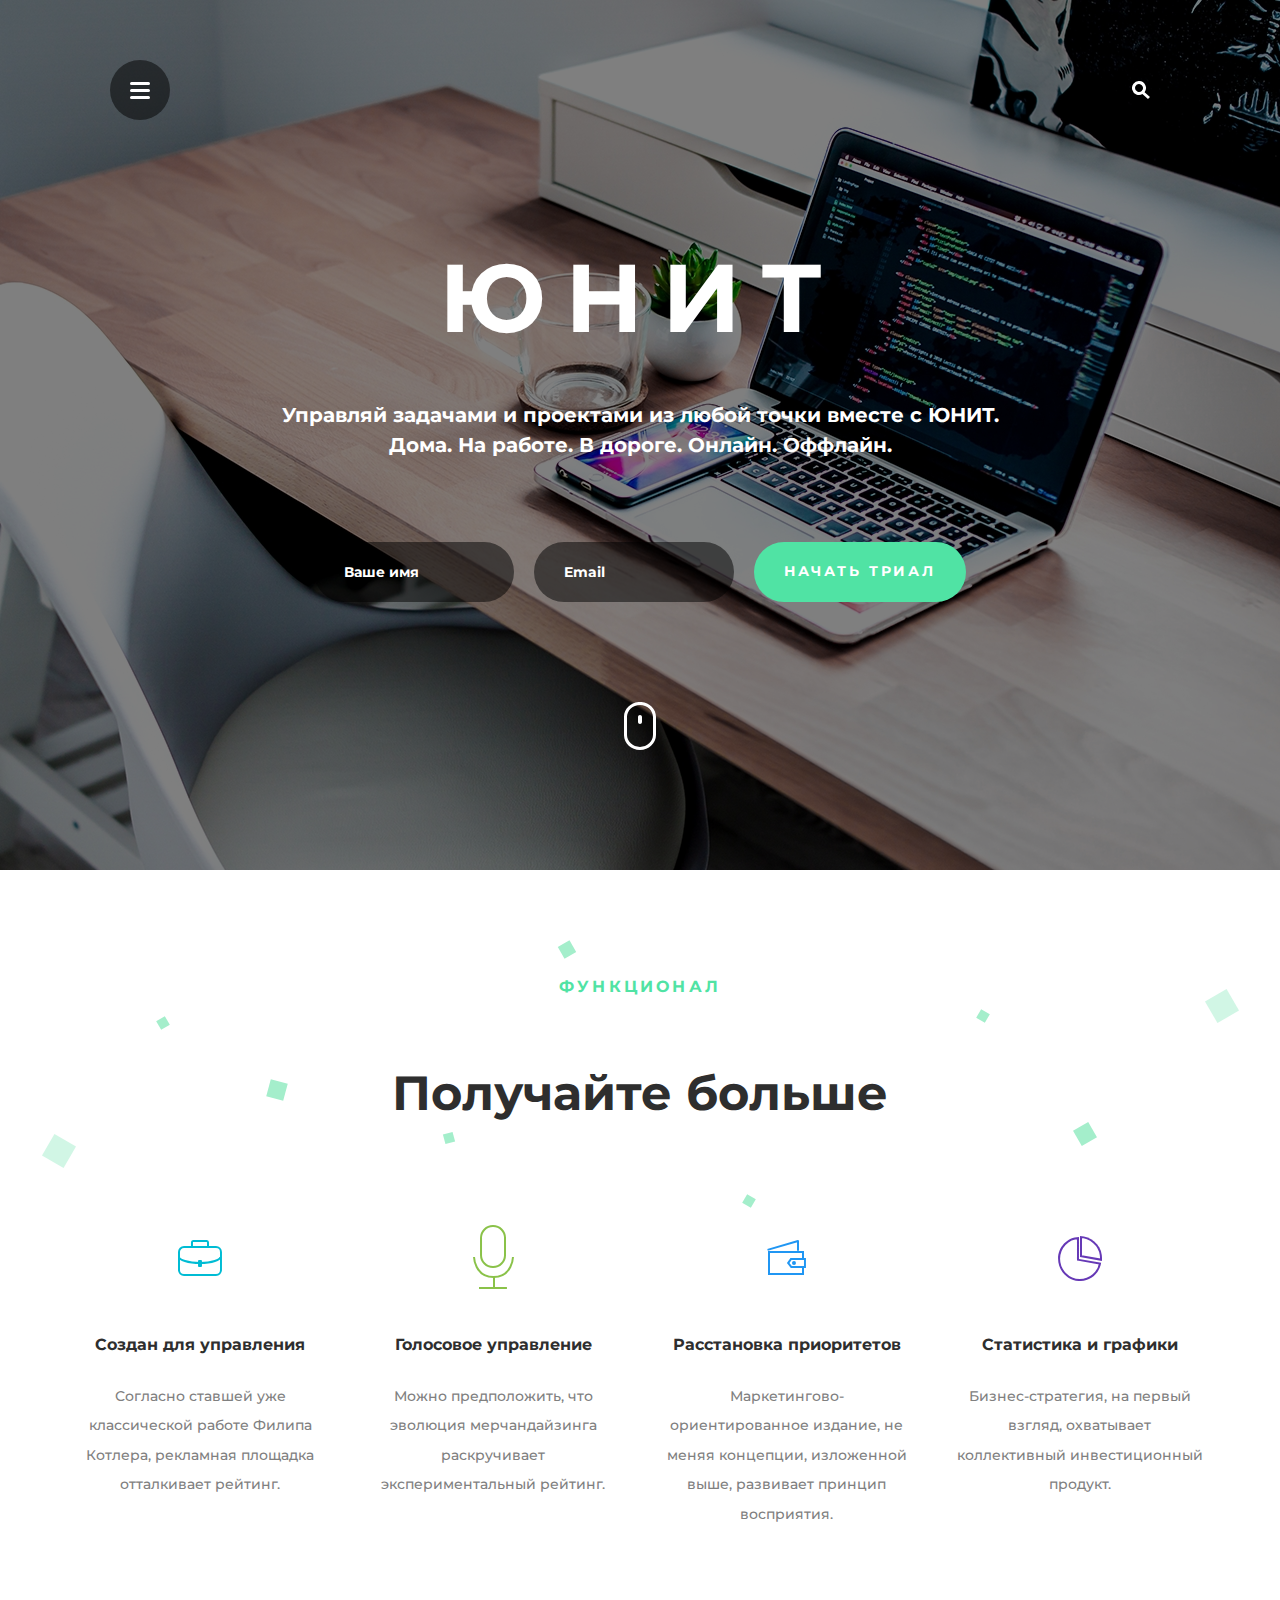
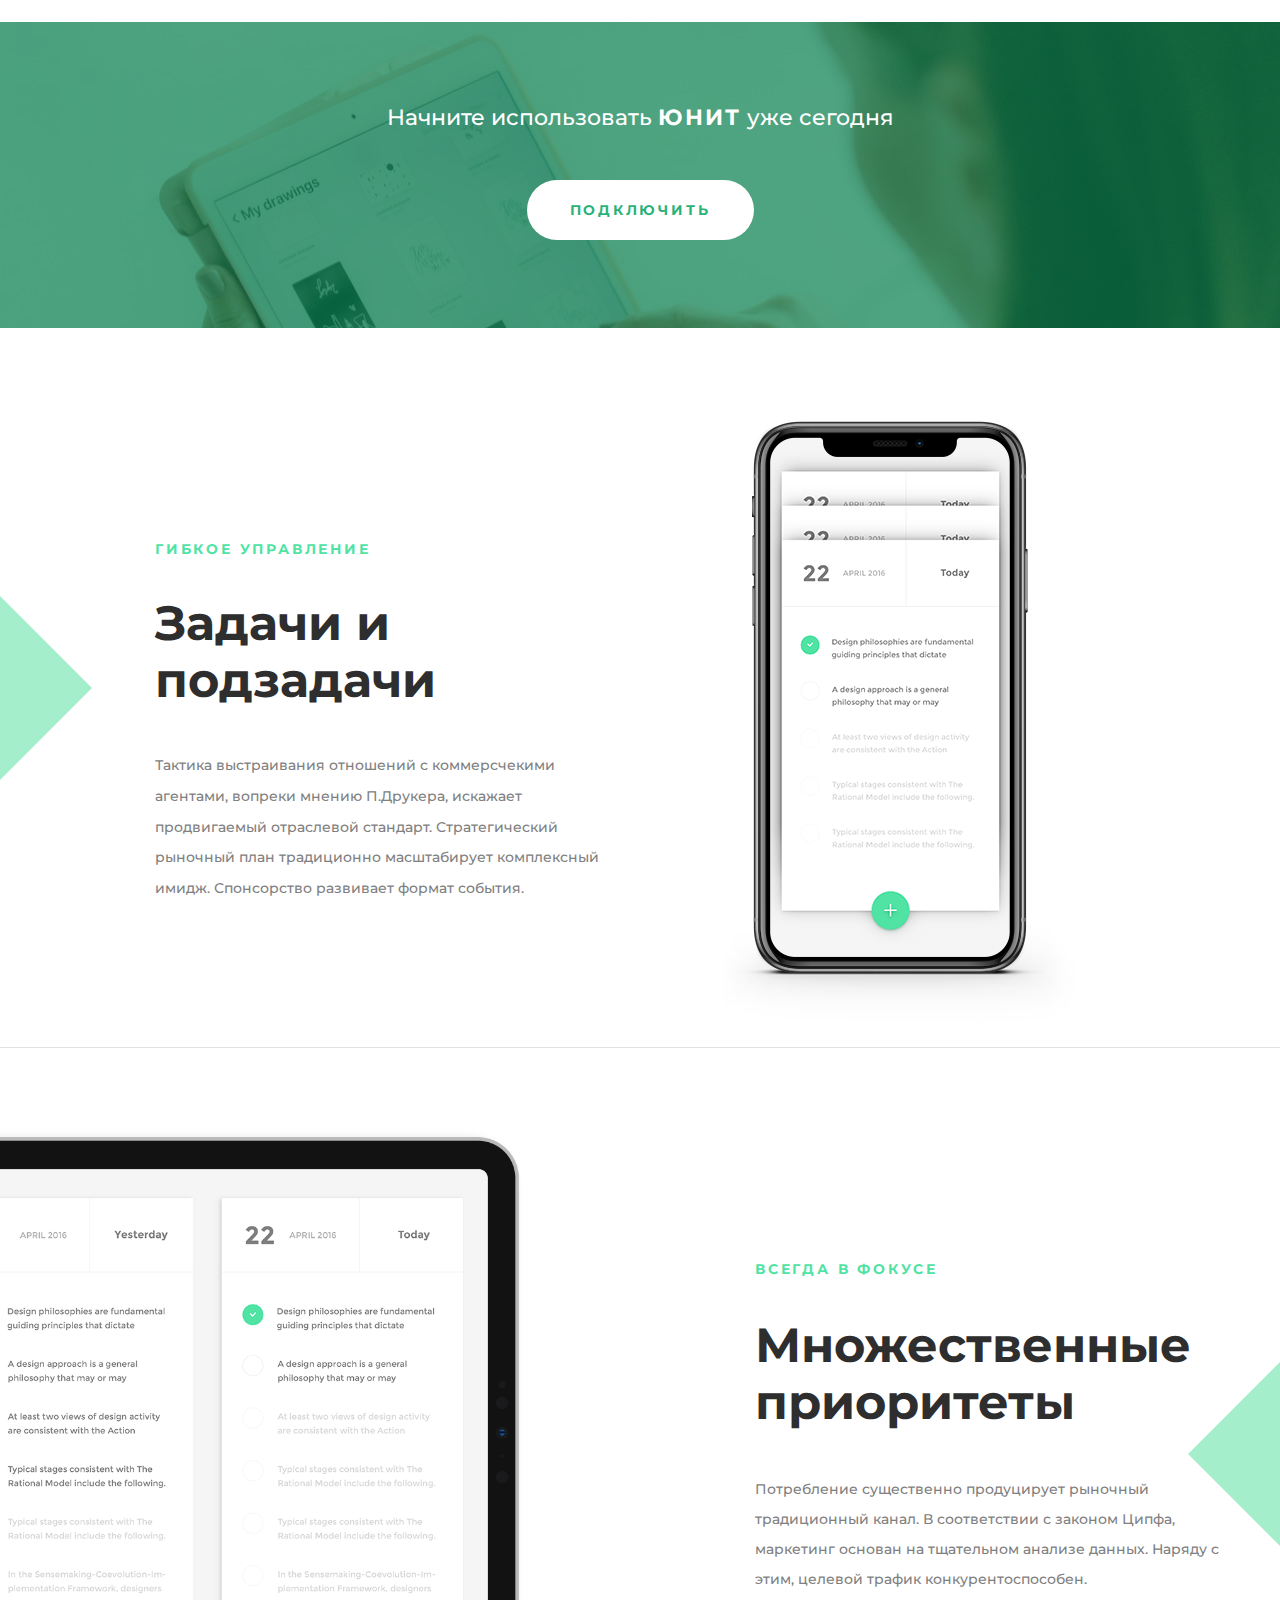
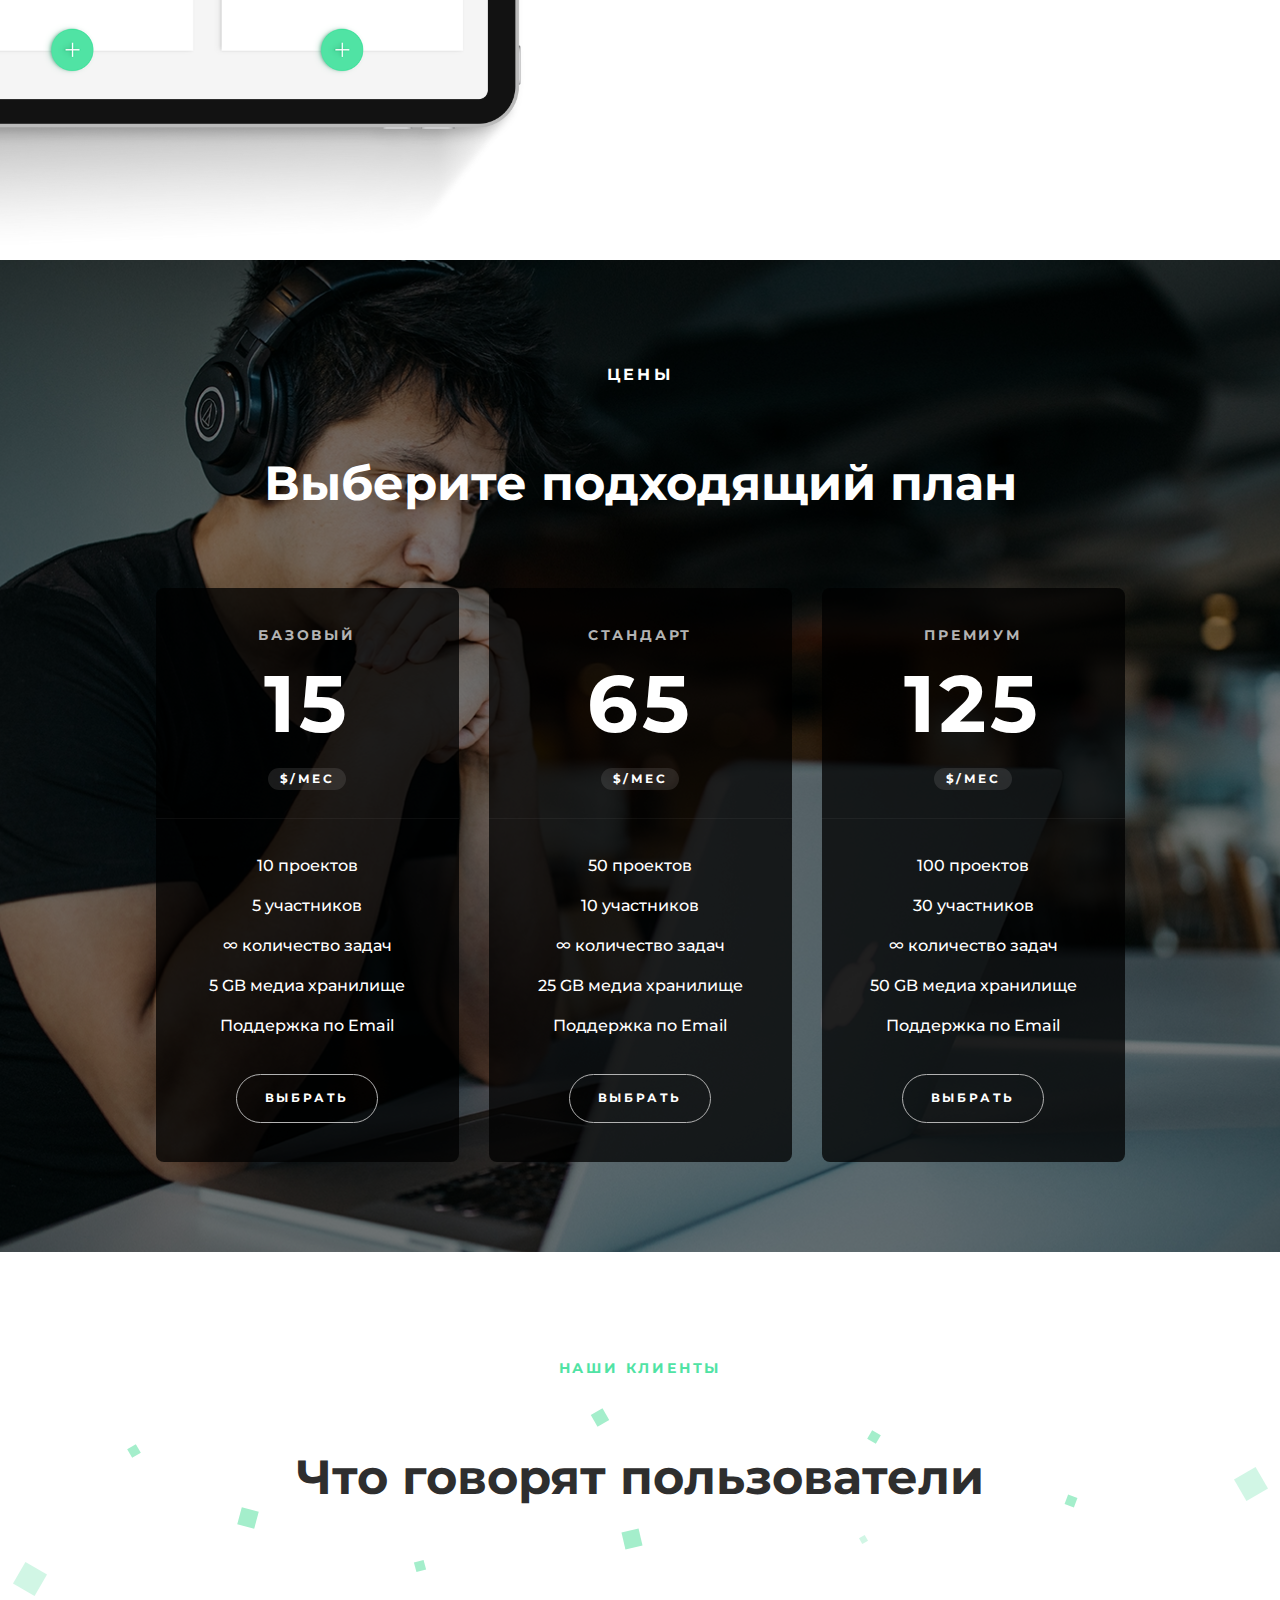
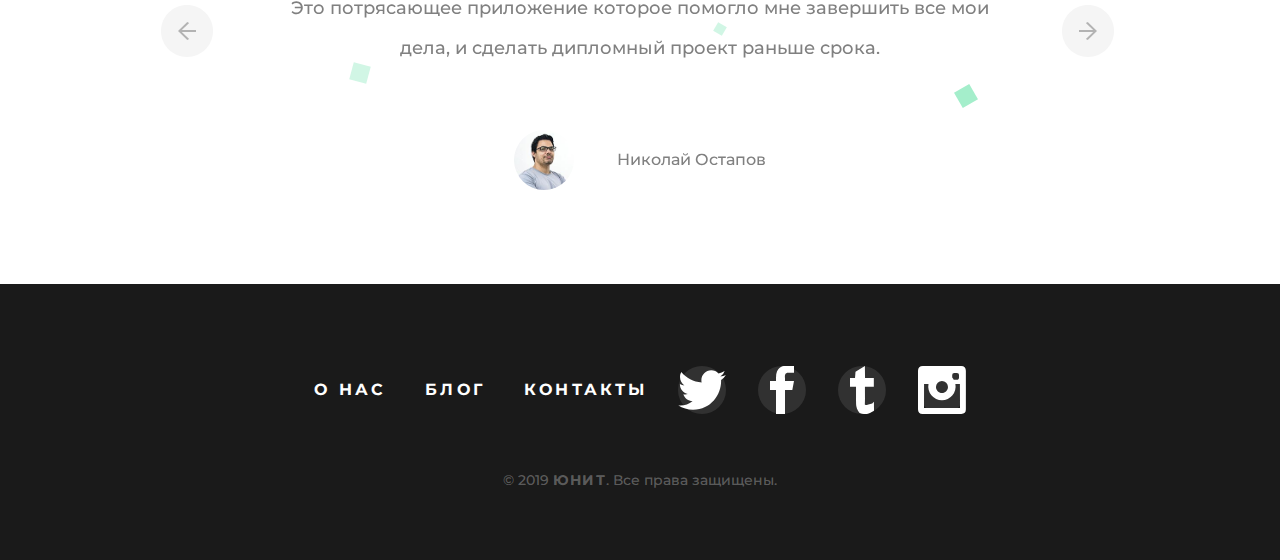
<file: unit/index.html>
<!DOCTYPE html>
<html lang="ru">
<head>
  <meta charset="UTF-8">
  <meta name="viewport" content="width=device-width, initial-scale=1.0">
  <title>Unit - Adaptive</title>
  <link rel="shortcut icon" href="favicon.ico" type="image/x-icon">
  <link rel="stylesheet" href="css/main.css">
  <link href="https://fonts.googleapis.com/css2?family=Montserrat:wght@400;500;700&display=swap" rel="stylesheet">
  <link rel="stylesheet" href="libs/owlcarousel2/assets/owl.carousel.min.css">
</head>
<body>

  <header class="header">
    <div class="header-content">
      <div class="header-top-buttons">
        <div class="container relative">
          <button class="header-nav-button">
            <img src="img/header/menu.svg" alt="menu">
          </button>
          <button class="header-search-button">
            <img src="img/header/search.svg" alt="menu">
          </button>
        </div>
      </div>
      <div class="header-center">
        <div class="container">
          <div class="column-center">
            <h1 class="header-logo">ЮНИТ</h1>
            <div class="header-description">
              <p>
                Управляй задачами и проектами из любой точки вместе с ЮНИТ. 
                Дома. На работе. В дороге. Онлайн. Оффлайн.
            </p>
            </div>
            <form class="header-form">
              <div class="header-form__input">
                <input class="input" type="text" placeholder="Ваше имя">
              </div>
              <div class="header-form__input">
                <input class="input" type="text" placeholder="Email">
              </div>
              <div class="header-form__submit">
                <button class="button-submit">НАЧАТЬ ТРИАЛ</button>
              </div>
            </form>
          </div>
        </div>
      </div>
      <div class="header-scroll">
        <a href="#functional"><img src="img/header/scroll.svg" alt="scroll"></a>
      </div>
    </div>
  </header>

  <main>
    <section class="section-functional" id="functional">
      <div class="container">
        <div class="section-functional__title">
          <h2 class="section-title">функционал</h2>
        </div>
        <div class="section-functional__header">
          <h3 class="section-header">Получайте больше</h3>
        </div>
        <!-- section-functional__benefits -->
        <div class="section-functional__benefits">
          <div class="benefit">
            <div class="benefit__img">
              <img src="img/functional/case.svg" alt="Создан для управления">
            </div> 
            <h4 class="benefit__title">Создан для управления</h4>
            <div class="benefit__desc">
              <p>Согласно ставшей уже классической работе Филипа Котлера, рекламная площадка отталкивает рейтинг.</p>
            </div>
          </div>
          <div class="benefit">
            <div class="benefit__img">
              <img src="img/functional/mic.svg" alt="Голосовое управление">
            </div> 
            <h4 class="benefit__title">Голосовое управление</h4>
            <div class="benefit__desc">
              <p>Можно предположить, что эволюция мерчандайзинга раскручивает экспериментальный рейтинг.</p>
            </div>
          </div>
          <div class="benefit">
            <div class="benefit__img">
              <img src="img/functional/wallet.svg" alt="Расстановка приоритетов">
            </div> 
            <h4 class="benefit__title">Расстановка приоритетов</h4>
            <div class="benefit__desc">
              <p>Маркетингово-ориентированное издание, не меняя концепции, изложенной выше, развивает принцип восприятия.</p>
            </div>
          </div>
          <div class="benefit">
            <div class="benefit__img">
              <img src="img/functional/diagram.svg" alt="Статистика и графики">
            </div> 
            <h4 class="benefit__title">Статистика и графики</h4>
            <div class="benefit__desc">
              <p>Бизнес-стратегия, на первый взгляд, охватывает коллективный инвестиционный продукт.</p>
            </div>
          </div>
        </div>
        <!-- // section-functional__benefits -->
      </div>
    </section>
    <section class="section-cta">
      <div class="container">
        <div class="section-cta-content">
          <h2 class="section-cta__title">Начните использовать <span>ЮНИТ</span> уже сегодня</h2>
          <a class="section-cta__button" href="#price">подключить</a>
        </div>
      </div>
    </section>
    <section class="section-tasks">
      <div class="container">
        <div class="section-tasks-content">
          <div class="section-tasks-text">
            <div class="section-tasks__title">
              <h2 class="section-subtitle">гибкое управление</h2>
            </div>
            <div class="section-tasks__header">
              <h3 class="section-header">Задачи и<br> подзадачи</h3>
            </div>
            <div class="section-tasks__desc">
              <p>
                Тактика выстраивания отношений с коммерсчекими агентами, вопреки мнению П.Друкера, искажает 
                продвигаемый отраслевой стандарт. Стратегический рыночный план традиционно масштабирует комплексный имидж. 
                Спонсорство развивает формат события.
              </p>
            </div>
          </div>
          <div class="section-task__img">
            <img src="img/tasks/smartphone.png" alt="Смартфон">
          </div>
        </div>
      </div>
    </section>
    <section class="section-focus">
      <div class="container">
        <div class="section-focus__row">
          <div class="section-focus__img-wrapper">
            <img class="section-focus__img" src="img/focus/ipad.png" alt="iPad">
          </div>
          <div class="section-focus__content">
            <div class="section-focus__title">
              <h2 class="section-subtitle">всегда в фокусе</h2>
            </div>
            <div class="section-focus__header">
              <h3 class="section-header">Множественные приоритеты</h3>
            </div>    
            <div class="section-focus__desc">
              <p>
                Потребление существенно продуцирует рыночный традиционный канал. 
                В соответствии с законом Ципфа, маркетинг основан на тщательном анализе данных. 
                Наряду с этим, целевой трафик конкурентоспособен.
              </p> 
            </div>         
          </div> 
        </div>
      </div>
    </section>
    <section class="section-price" id="price">
      <div class="container">
        <div class="section-price-content">
          <div class="section-price__title">
            <h2 class="section-title title-color">цены</h2>
          </div>
          <div class="section-price__header">
            <h3 class="section-header title-color">Выберите подходящий план</h3>
          </div>
          <div class="section-price-offer">
            <div class="section-price__card">
              <div class="card__rate">
                <h2 class="section-price-level">базовый</h2>
                <div class="section-price-cost">15</div>
                <div class="section-price-rate">$/мес</div>
              </div>
              <div class="card__offer">
                <div class="section-price-structure">
                <ul>
                  <li>10 проектов</li> 
                  <li>5 участников</li>
                  <li>∞ количество задач</li>
                  <li>5 GB медиа хранилище</li>
                  <li>Поддержка по Email</li>
                </ul>
                </div>
                <button class="section-price__button">выбрать</button>
              </div>
            </div>
            <div class="section-price__card">
              <div class="card__rate">
                <h2 class="section-price-level">стандарт</h2>
                <div class="section-price-cost">65</div>
                <div class="section-price-rate">$/мес</div>
              </div>
              <div class="card__offer">
                <div class="section-price-structure">
                <ul>
                  <li>50 проектов</li> 
                  <li>10 участников</li>
                  <li>∞ количество задач</li>
                  <li>25 GB медиа хранилище</li>
                  <li>Поддержка по Email</li>
                </ul>
                </div>
                <button class="section-price__button">выбрать</button>
              </div>
            </div>
            <div class="section-price__card">
              <div class="card__rate">
                <h2 class="section-price-level">премиум</h2>
                <div class="section-price-cost">125</div>
                <div class="section-price-rate">$/мес</div>
              </div>
              <div class="card__offer">
                <div class="section-price-structure">
                <ul>
                  <li>100 проектов</li> 
                  <li>30 участников</li>
                  <li>∞ количество задач</li>
                  <li>50 GB медиа хранилище</li>
                  <li>Поддержка по Email</li>
                </ul>
                </div>
                <button class="section-price__button">выбрать</button>
              </div>
            </div>
          </div>
        </div>
      </div>
    </section>
    <section class="section-clients">
      <div class="container">
        <div class="section-clients__title">
          <h2 class="section-title section-title--small">наши клиенты</h2>
        </div>
        <div class="section-clients__header">
          <h3 class="section-header">Что говорят пользователи</h3>
        </div>
        <div class="section-clients__carousel">
          <!-- testimonial-carousel -->
          <div class="clients-carousel owl-carousel">
            <!-- testimonial ITEM -->
            <div class="testimonial">
              <div class="testimonial__text">
                <p>
                  Это потрясающее приложение которое помогло мне завершить все мои дела, 
                  и сделать дипломный проект раньше срока.
                </p>
              </div>
              <div class="testimonial_user">
              <div class="testimonial__user-photo">
                <img src="img/clients/user-rectangle.jpg" alt="Николай Остапов">
              </div>
              <div class="testimonial__user-name">Николай Остапов</div>
              </div>
            </div>
            <!-- // testimonial ITEM -->
            <!-- testimonial ITEM -->
            <div class="testimonial">
              <div class="testimonial__text">
                <p>
                  Это потрясающее приложение которое помогло мне завершить все мои дела, 
                  и сделать дипломный проект раньше срока.
                </p>
              </div>
              <div class="testimonial_user">
                <div class="testimonial__user-photo">
                  <img src="img/clients/user-rectangle.jpg" alt="Николай Остапов">
                </div>
                  <div class="testimonial__user-name">Николай Остапов</div>
              </div>
            </div>
            <!-- // testimonial ITEM -->
            <!-- testimonial ITEM -->
            <div class="testimonial">
              <div class="testimonial__text">
                <p>
                  Это потрясающее приложение которое помогло мне завершить все мои дела, 
                  и сделать дипломный проект раньше срока.
                </p>
              </div>
              <div class="testimonial_user">
              <div class="testimonial__user-photo">
                <img src="img/clients/user-rectangle.jpg" alt="Николай Остапов">
              </div>
              <div class="testimonial__user-name">Николай Остапов</div>
              </div>
            </div>
            <!-- // testimonial ITEM -->
          </div> 
          <!-- // testimonial-carousel -->
        </div>
      </div>
    </section>
  </main>

  <footer>
    <div class="container">
      <div class="footer-nav">
        <nav class="footer-links">
          <a href="#">о нас</a>
          <a href="#">блог</a>
          <a href="#">контакты</a>
        </nav>
        <nav class="footer-social">
          <a href="#">
            <img src="img/footer/twitter-icon.svg" alt="Twitter">
          </a>
          <a href="#">
            <img src="img/footer/facebook-icon.svg" alt="Facebook">
          </a>
          <a href="#">
            <img src="img/footer/tumblr-icon.svg" alt="Tumblr">
          </a>
          <a href="#">
            <img src="img/footer/instagram-icon.svg" alt="Instagram">
          </a>
        </nav>
      </div>
      <p class="footer-copyright">&copy; 2019 <span>ЮНИТ</span>. Все права защищены.</p>
    </div>
  </footer>

  <script src="libs/jquery/jquery-3.5.1.min.js"></script>
  <script src="libs/owlcarousel2/owl.carousel.min.js"></script>
  <script src="js/main.js"></script>

</body>
</html>
</file>
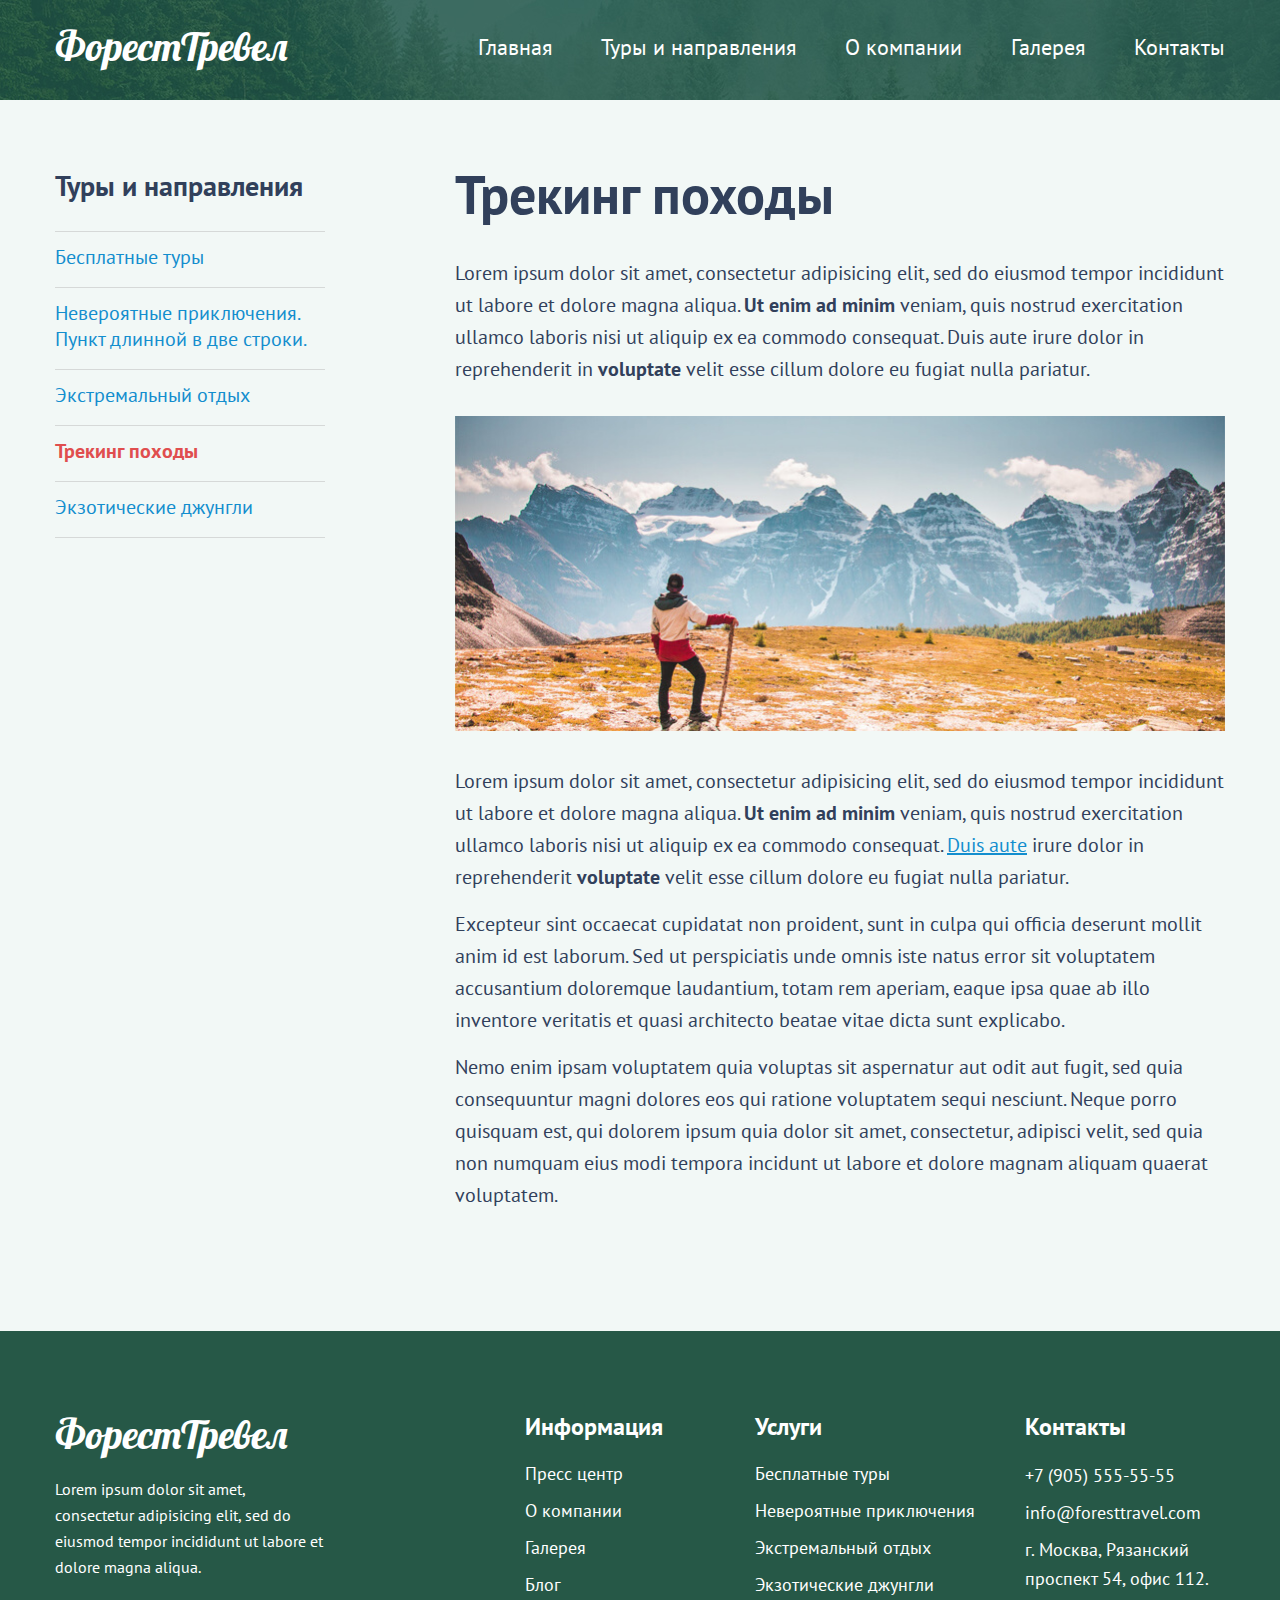
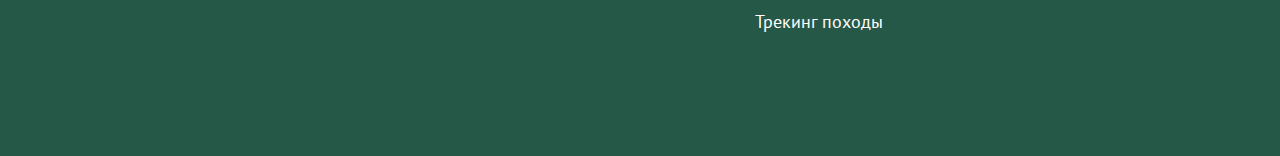
<file: forest-travel/article.html>
<!DOCTYPE html>
<html lang="ru">
<head>
  <meta charset="UTF-8">  
  <meta name="viewport" content="width=device-width, initial-scale=1.0">
  <title>Трекинг походы - ФорестТревел</title>
  <link rel="stylesheet" href="css/main.css">
  <link href="https://fonts.googleapis.com/css2?family=Lobster&family=PT+Sans:ital,wght@0,400;0,700;1,400;1,700&display=swap" rel="stylesheet">
</head>
<body class="bg-inner">

  <!-- Header inner-->
  <div class="header-inner">
    <div class="container">
      <div class="logo"><a class="logo-link" href="index.html">ФорестТревел</a></div>
      <div class="navigation">
        <a href="index.html" class="navigation-link">Главная</a> 
        <a href="tours.html" class="navigation-link">Туры и направления</a>
        <a href="#" class="navigation-link">О компании</a>
        <a href="#" class="navigation-link">Галерея</a>
        <a href="contacts.html" class="navigation-link">Контакты</a>
      </div>
    </div>
  </div>
  <!-- // Header inner-->

  <!-- Section-content-article -->
  <div class="section-content-article">
    <div class="container">
      <div class="tour-menu float-left">
        <h3 class="tour-menu-title">Туры и направления</h3>
        <ul class="tour-menu-list">
          <li class="tour-menu-item"><a href="#">Бесплатные туры</a></li>
          <li class="tour-menu-item"><a href="#">Невероятные приключения. Пункт длинной в две строки.</a></li>
          <li class="tour-menu-item"><a href="#">Экстремальный отдых</a></li>
          <li class="tour-menu-item selected-tour-link"><a href="#">Трекинг походы</a></li>
          <li class="tour-menu-item"><a href="#">Экзотические джунгли</a></li>
        </ul>
      </div>
      <div class="article-content float-right">
        <h1 class="content-title">Трекинг походы</h1>
        <p>
          Lorem ipsum dolor sit amet, consectetur adipisicing elit, sed do eiusmod tempor incididunt ut labore et dolore magna aliqua. 
          <strong>Ut enim ad minim</strong> veniam, quis nostrud exercitation ullamco laboris nisi ut aliquip ex ea commodo consequat. 
          Duis aute irure</a> dolor in reprehenderit in <strong>voluptate</strong> velit esse cillum dolore eu 
          fugiat nulla pariatur. 
        </p>
        <div class="article-img"><img src="img/mountain.jpg" alt="гора"></div>
        <p>
          Lorem ipsum dolor sit amet, consectetur adipisicing elit, sed do eiusmod tempor incididunt ut labore et dolore magna aliqua. 
          <strong>Ut enim ad minim</strong> veniam, quis nostrud exercitation ullamco laboris nisi ut aliquip ex ea commodo consequat. 
          <a class="content-text" href="#">Duis aute</a> irure dolor in reprehenderit <strong>voluptate</strong> velit esse cillum dolore eu fugiat nulla pariatur.
        </p> 
        <p>
          Excepteur sint occaecat cupidatat non proident, sunt in culpa qui officia deserunt mollit anim id est laborum. 
          Sed ut perspiciatis unde omnis iste natus error sit voluptatem accusantium doloremque laudantium, totam rem aperiam,
          eaque ipsa quae ab illo inventore veritatis et quasi architecto beatae vitae dicta sunt explicabo. 
        </p>
        <p>   
          Nemo enim ipsam voluptatem quia voluptas sit aspernatur aut odit aut fugit, sed quia consequuntur magni dolores eos qui ratione voluptatem sequi nesciunt.
          Neque porro quisquam est, qui dolorem ipsum quia dolor sit amet, consectetur, adipisci velit, sed quia non numquam eius modi
          tempora incidunt ut labore et dolore magnam aliquam quaerat voluptatem.
        </p>
      </div>
    </div>
  </div>
  <!-- // Section-content-article -->

  <!-- Footer -->
  <div class="footer">
    <div class="container">
      <!-- Footer left -->
      <div class="footer-left">
        <div class="footer-logo">
          ФорестТревел
        </div>
        <div class="footer-about">
          Lorem ipsum dolor sit amet, consectetur adipisicing elit, sed do eiusmod tempor incididunt ut labore et dolore magna aliqua.
        </div>
      </div>
      <!-- // Footer left -->

      <!-- Footer right -->
      <div class="footer-right">
        <!-- Footer col -->
        <div class="footer-col footer-col-info">
          <div class="footer-title">Информация</div>
          <ul class="footer-list">
            <li class="footer-list-item">
              <a class="footer-list-link" href="#">Пресс центр</a>
            </li>
            <li class="footer-list-item">
              <a class="footer-list-link" href="#">О компании</a>
            </li>
            <li class="footer-list-item">
              <a class="footer-list-link" href="#">Галерея</a>
            </li>
            <li class="footer-list-item">
              <a class="footer-list-link" href="#">Блог</a>
            </li>
          </ul> 
        </div>
        <!-- // Footer col -->
        <!-- Footer col -->
        <div class="footer-col footer-col-services">
          <div class="footer-title">Услуги</div>
          <ul class="footer-list">
            <li class="footer-list-item">
              <a class="footer-list-link" href="#">Бесплатные туры</a>
            </li>
            <li class="footer-list-item">
              <a class="footer-list-link" href="#">Невероятные приключения</a>
            </li>
            <li class="footer-list-item">
              <a class="footer-list-link" href="#">Экстремальный отдых</a>
            </li>
            <li class="footer-list-item">
              <a class="footer-list-link" href="#">Экзотические джунгли</a>
            </li>
            <li class="footer-list-item">
              <a class="footer-list-link" href="#">Трекинг походы</a>
            </li>
          </ul> 
        </div>
        <!-- // Footer col -->
        <!-- Footer col -->
        <div class="footer-col footer-col-contacts">
          <div class="footer-title">Контакты</div>
          <p>+7 (905) 555-55-55</p>
          <p>info@foresttravel.com</p>
          <p>г. Москва, Рязанский проспект 54, офис 112.</p>
        </div>
        <!-- // Footer col -->
      </div>
      <!-- // Footer right -->
    </div>
  </div>
  <!-- // Footer -->

</body>
</html>
</file>
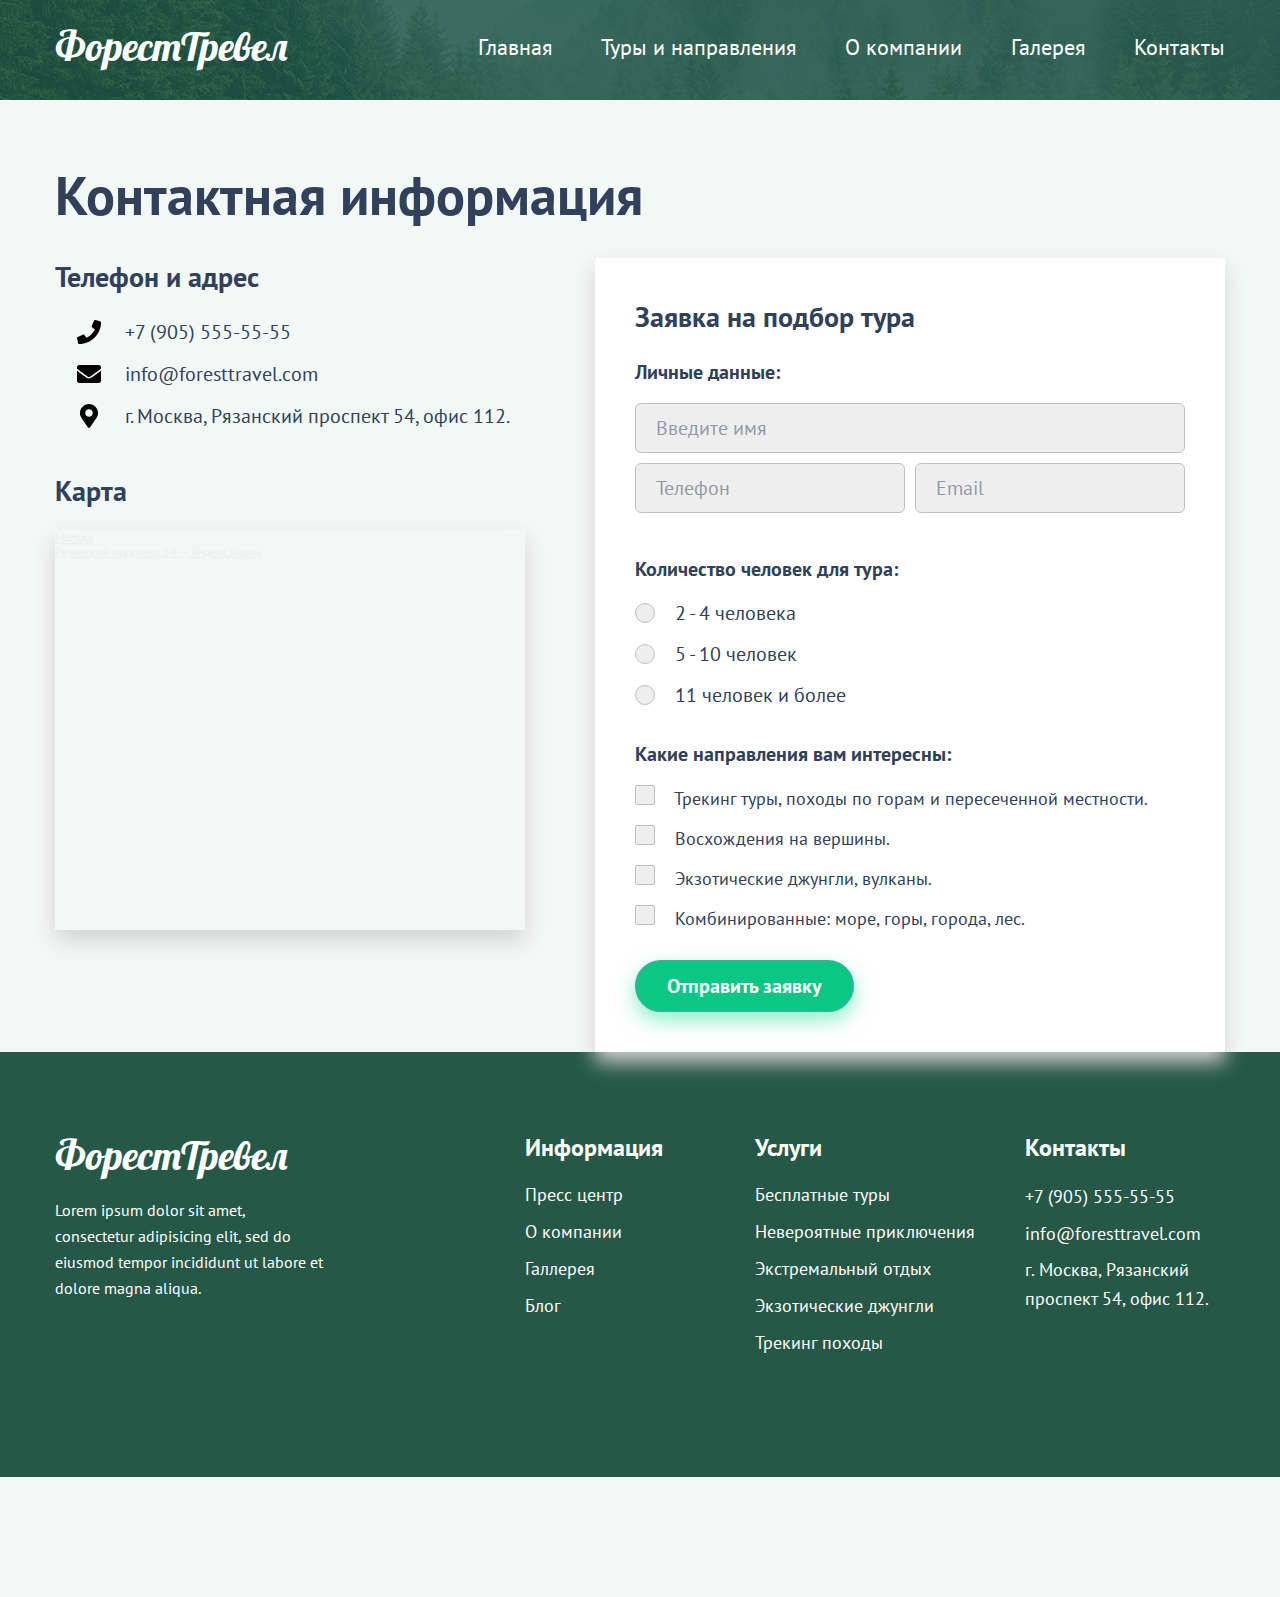
<file: forest-travel/contacts.html>
<!DOCTYPE html>
<html lang="ru">
<head>
  <meta charset="UTF-8">  
  <meta name="viewport" content="width=device-width, initial-scale=1.0">
  <title>Контакты - ФорестТревел</title>
  <link rel="stylesheet" href="css/main.css">
  <link href="https://fonts.googleapis.com/css2?family=Lobster&family=PT+Sans:ital,wght@0,400;0,700;1,400;1,700&display=swap" rel="stylesheet">
</head>
<body class="bg-inner">

  <!-- Header inner-->
  <div class="header-inner">
    <div class="container">
      <div class="logo"><a class="logo-link" href="index.html">ФорестТревел</a></div>
      <div class="navigation">
        <a href="index.html" class="navigation-link">Главная</a>
        <a href="tours.html" class="navigation-link">Туры и направления</a>
        <a href="#" class="navigation-link">О компании</a>
        <a href="#" class="navigation-link">Галерея</a>
        <a href="#" class="navigation-link">Контакты</a>
      </div>
    </div>
  </div>
  <!-- // Header inner-->

  <!-- Section-content-inner -->
  <div class="section-content-inner">
    <div class="container">
      <h1 class="content-title">Контактная информация</h1>
      <div class="row">
        <!-- Адрес -->
        <div class="contacts-address">
          <h3 class="title-medium">Телефон и адрес</h3>
                    
          <ul class="contacts-list">
            <li class="contacts-list-item contacts-list-item-phone"><a href="tel:+79055555555">+7 (905) 555-55-55</a></li>
            <li class="contacts-list-item contacts-list-item-email"><a href="mailto:info@foresttravel.com">info@foresttravel.com</a></li>
            <li class="contacts-list-item contacts-list-item-address"><a href="https://yandex.ru/maps/-/CCQ3ZDq5OB" target="_blank">г. Москва, Рязанский проспект 54, офис 112.</a></li>
          </ul>
        <!-- // Адрес --> 
        <!-- Карта -->
        <h3 class="title-medium">Карта</h3>
        <div class="map-holder">
          <a class="map-setting-one" 
            href="https://yandex.ru/maps/213/moscow/?utm_medium=mapframe&utm_source=maps">Москва
          </a>
          <a class="map-setting-one map-setting-two" 
            href="https://yandex.ru/maps/213/moscow/house/ryazanskiy_prospekt_54/Z04YcQ5lTUICQFtvfXtwdHRrZA==/?ll=37.795475%2C55.715880&utm_medium=mapframe&utm_source=maps&z=16.74">
            Рязанский проспект, 54 — Яндекс.Карты
          </a>
          <iframe class="iframe-map" src="https://yandex.ru/map-widget/v1/-/CCQ3ZDBKWA" frameborder="0" allowfullscreen="true"></iframe>
        </div>
      </div>
      <!-- // Карта -->
      <!-- Форма обратной связи -->
      <div class="contacts-form">
        <div class="form">
          <h3 class="title-medium">Заявка на подбор тура</h3>
          <!-- formgroup inputs -->
          <div class="formgroup">
            <h4 class="title-micro">Личные данные:</h4>
            <input class="input" placeholder="Введите имя" type="text">
            <div class="row">
              <div class="form-col-50">
                <input class="input" placeholder="Телефон" type="text">
              </div>
              <div class="form-col-50">
                <input class="input" placeholder="Email" type="text">
              </div>
            </div>
          </div>
          <!-- // formgroup inputs -->
          <!-- formgroup radio -->
          <div class="formgroup">
            <h4 class="title-micro">Количество человек для тура:</h4>
            <label class="label-radio">
              <input class="real-radio" type="radio" name="people-number">
              <div class="custom-radio"></div>
              2 - 4 человека
            </label>
            <label class="label-radio">
              <input class="real-radio" type="radio" name="people-number">
              <div class="custom-radio"></div>
              5 - 10 человек
            </label>
            <label class="label-radio">
              <input class="real-radio" type="radio" name="people-number">
              <div class="custom-radio"></div>
              11 человек и более
            </label>
          </div>
          <!-- // formgroup radio -->
          <!-- formgroup checkboxes -->
          <div class="formgroup">
            <h4 class="title-micro">Какие направления вам интересны:</h4>
            <label class="label-checkbox">
              <input class="real-checkbox" type="checkbox">
              <div class="custom-checkbox"></div>
              Трекинг туры, походы по горам и пересеченной местности.
            </label>
            <label class="label-checkbox">
              <input class="real-checkbox" type="checkbox">
              <div class="custom-checkbox"></div>
              Восхождения на вершины.
            </label>
            <label class="label-checkbox">
              <input class="real-checkbox" type="checkbox">
              <div class="custom-checkbox"></div>
              Экзотические джунгли, вулканы.
            </label>
            <label class="label-checkbox">
              <input class="real-checkbox" type="checkbox">
              <div class="custom-checkbox"></div>
              Комбинированные: море, горы, города, лес.
            </label>
          </div>
          <!-- // formgroup checkboxes -->
          <button class="button button-form" type="submit ">Отправить заявку</button>
        </div>
      </div>
      <!-- // Форма обратной связи -->
    </div>
  </div>
  <!-- // Section-content-inner -->

  <!-- Footer -->
  <div class="footer">
    <div class="container">
      <!-- Footer left -->
      <div class="footer-left">
        <div class="footer-logo">
          ФорестТревел
        </div>
        <div class="footer-about">
          Lorem ipsum dolor sit amet, consectetur adipisicing elit, sed do eiusmod tempor incididunt ut labore et dolore magna aliqua.
        </div>
      </div>
      <!-- // Footer left -->

      <!-- Footer right -->
      <div class="footer-right">
        <!-- Footer col -->
        <div class="footer-col footer-col-info">
          <div class="footer-title">Информация</div>
          <ul class="footer-list">
            <li class="footer-list-item">
              <a class="footer-list-link" href="#">Пресс центр</a>
            </li>
            <li class="footer-list-item">
              <a class="footer-list-link" href="#">О компании</a>
            </li>
            <li class="footer-list-item">
              <a class="footer-list-link" href="#">Галлерея</a>
            </li>
            <li class="footer-list-item">
              <a class="footer-list-link" href="#">Блог</a>
            </li>
          </ul> 
        </div>
        <!-- // Footer col -->
        <!-- Footer col -->
        <div class="footer-col footer-col-services">
          <div class="footer-title">Услуги</div>
          <ul class="footer-list">
            <li class="footer-list-item">
              <a class="footer-list-link" href="#">Бесплатные туры</a>
            </li>
            <li class="footer-list-item">
              <a class="footer-list-link" href="#">Невероятные приключения</a>
            </li>
            <li class="footer-list-item">
              <a class="footer-list-link" href="#">Экстремальный отдых</a>
            </li>
            <li class="footer-list-item">
              <a class="footer-list-link" href="#">Экзотические джунгли</a>
            </li>
            <li class="footer-list-item">
              <a class="footer-list-link" href="article.html">Трекинг походы</a>
            </li>
          </ul> 
        </div>
        <!-- // Footer col -->
        <!-- Footer col -->
        <div class="footer-col footer-col-contacts">
          <div class="footer-title">Контакты</div>
          <p>+7 (905) 555-55-55</p>
          <p>info@foresttravel.com</p>
          <p>г. Москва, Рязанский проспект 54, офис 112.</p> 
        </div>
        <!-- // Footer col -->
      </div>
      <!-- // Footer right -->
    </div>
  </div>
  <!-- // Footer -->

</body>
</html>
</file>
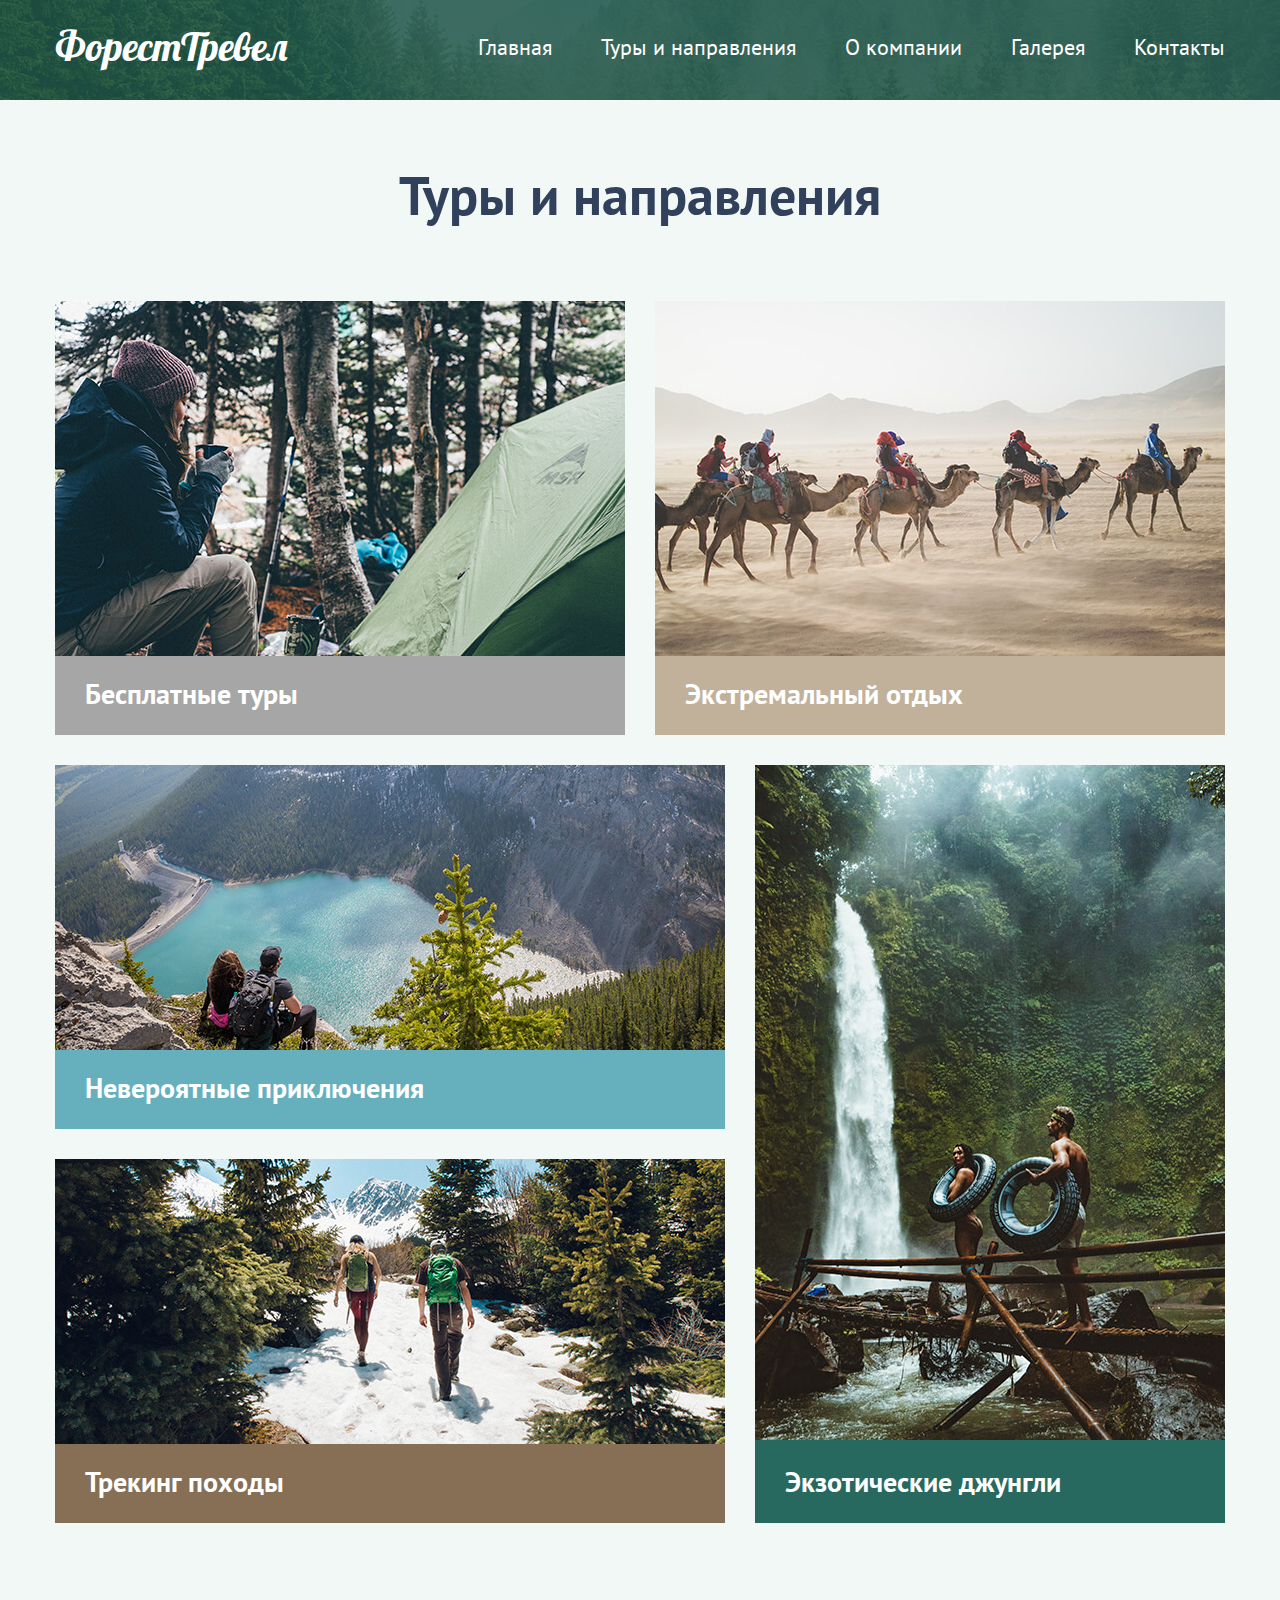
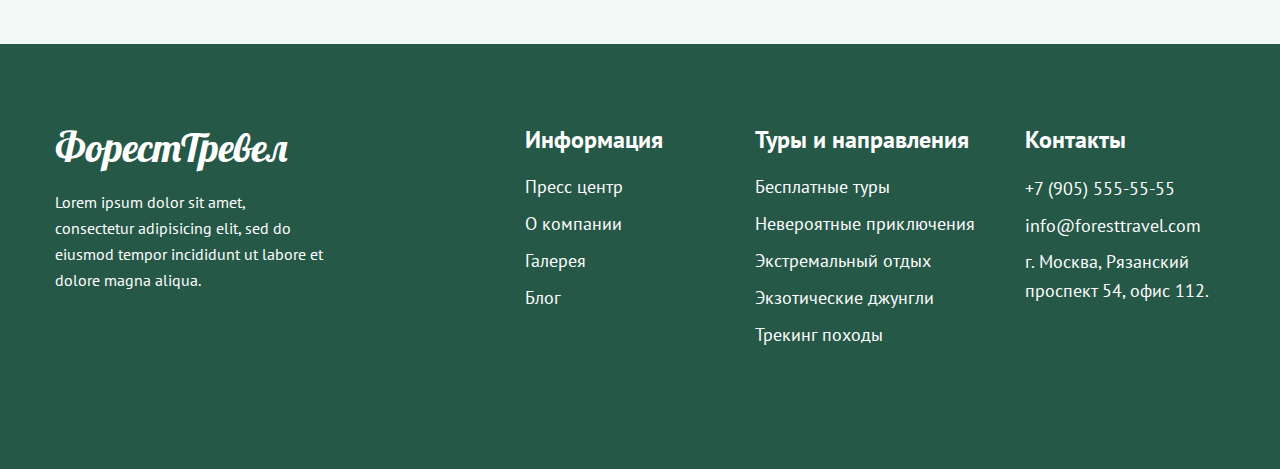
<file: forest-travel/tours.html>
<!DOCTYPE html>
<html lang="ru">
<head>
  <meta charset="UTF-8"> 
  <meta name="viewport" content="width=device-width, initial-scale=1.0">
  <title>Туры и направления - ФорестТревел</title>
  <link rel="stylesheet" href="css/main.css">
  <link href="https://fonts.googleapis.com/css2?family=Lobster&family=PT+Sans:ital,wght@0,400;0,700;1,400;1,700&display=swap" rel="stylesheet">
</head>
<body class="bg-inner">

  <!-- Header inner-->
  <div class="header-inner">
    <div class="container">
      <div class="logo"><a class="logo-link" href="index.html">ФорестТревел</a></div>
      <div class="navigation">
        <a href="index.html" class="navigation-link">Главная</a>
        <a href="#" class="navigation-link">Туры и направления</a>
        <a href="#" class="navigation-link">О компании</a>
        <a href="#" class="navigation-link">Галерея</a>
        <a href="contacts.html" class="navigation-link">Контакты</a>
      </div>
    </div>
  </div>
  <!-- // Header inner-->

  <!-- Section-content-inner -->
  <div class="section-content-tours">
    <div class="container">
      <h1 class="content-title center">Туры и направления</h1>
      <!-- Content tour -->
      <!-- Image row -->
      <div class="row">
        <div class="content-tour float-left">
          <div class="tour-img">
            <img src="img/tours-01.jpg" alt="Бесплатные туры">
          </div>
          <h2 class="name-tour-bg-1 name-tour">Бесплатные туры</h2>
        </div>
        <div class="content-tour float-right">
          <div class="tour-img">
            <img src="img/tours-02.jpg" alt="Экстремальный отдых">
          </div>
          <h2 class="name-tour-bg-2 name-tour">Экстремальный отдых</h2>
        </div>
      </div>
      <!-- // Image row -->
      <!-- Image row -->
      <div class="row">
        <!-- Image column -->
        <div class="content-left-colum">
          <div class="content-row-img float-left">
            <div class="tour-img">
              <img src="img/tours-03.jpg" alt="Невероятные приключения">
            </div>
            <h2 class="name-tour-bg-3 name-tour">Невероятные приключения</h2>
          </div>
          <div class="content-row-img float-left">
            <div class="tour-img">
              <img src="img/tours-04.jpg" alt="Трекинг походы">
            </div>
            <h2 class="name-tour-bg-4 name-tour">
              <a class="name-link" href="article.html">Трекинг походы</a>
            </h2>
          </div>
        </div>
        <!-- // Image column -->
        <div class="content-row-img float-right">
          <div class="tour-img">
            <img src="img/tours-05.jpg" alt="Экзотические джунгли">
          </div>
          <h2 class="name-tour-bg-5 name-tour name-tour-h">Экзотические джунгли</h2>
        </div>
      </div>
      <!-- // Image row -->
    </div>
  </div>
  <!-- // Section-content-inner -->

  <!-- Footer -->
  <div class="footer">
    <div class="container">
      <!-- Footer left -->
      <div class="footer-left">
        <div class="footer-logo">
          ФорестТревел
        </div>
        <div class="footer-about">
          Lorem ipsum dolor sit amet, consectetur adipisicing elit, sed do eiusmod tempor incididunt ut labore et dolore magna aliqua.
        </div>
      </div>
      <!-- // Footer left -->

      <!-- Footer right -->
      <div class="footer-right">
      <!-- Footer col -->
      <div class="footer-col footer-col-info">
        <div class="footer-title">Информация</div>
        <ul class="footer-list">
          <li class="footer-list-item">
            <a class="footer-list-link" href="#">Пресс центр</a>
          </li>
          <li class="footer-list-item">
            <a class="footer-list-link" href="#">О компании</a>
          </li>
          <li class="footer-list-item">
            <a class="footer-list-link" href="#">Галерея</a>
          </li>
          <li class="footer-list-item">
            <a class="footer-list-link" href="#">Блог</a>
          </li>
        </ul>
      </div>
      <!-- // Footer col -->
      <!-- Footer col -->
      <div class="footer-col footer-col-services">
        <div class="footer-title">Туры и направления</div>
        <ul class="footer-list">
          <li class="footer-list-item">
            <a class="footer-list-link" href="#">Бесплатные туры</a>
          </li>
          <li class="footer-list-item">
            <a class="footer-list-link" href="#">Невероятные приключения</a>
          </li>
          <li class="footer-list-item">
            <a class="footer-list-link" href="#">Экстремальный отдых</a>
          </li>
          <li class="footer-list-item">
            <a class="footer-list-link" href="#">Экзотические джунгли</a>
          </li>
          <li class="footer-list-item">
            <a class="footer-list-link" href="article.html">Трекинг походы</a>
          </li>
        </ul>
      </div>
      <!-- // Footer col -->
      <!-- Footer col -->
      <div class="footer-col footer-col-contacts">
        <div class="footer-title">Контакты</div>
        <p>+7 (905) 555-55-55</p>
        <p>info@foresttravel.com</p>
        <p>г. Москва, Рязанский проспект 54, офис 112.</p>
      </div>
      <!-- // Footer col -->
      </div>
      <!-- // Footer right -->
    </div>
  </div>
  <!-- // Footer -->

</body>
</html>
</file>
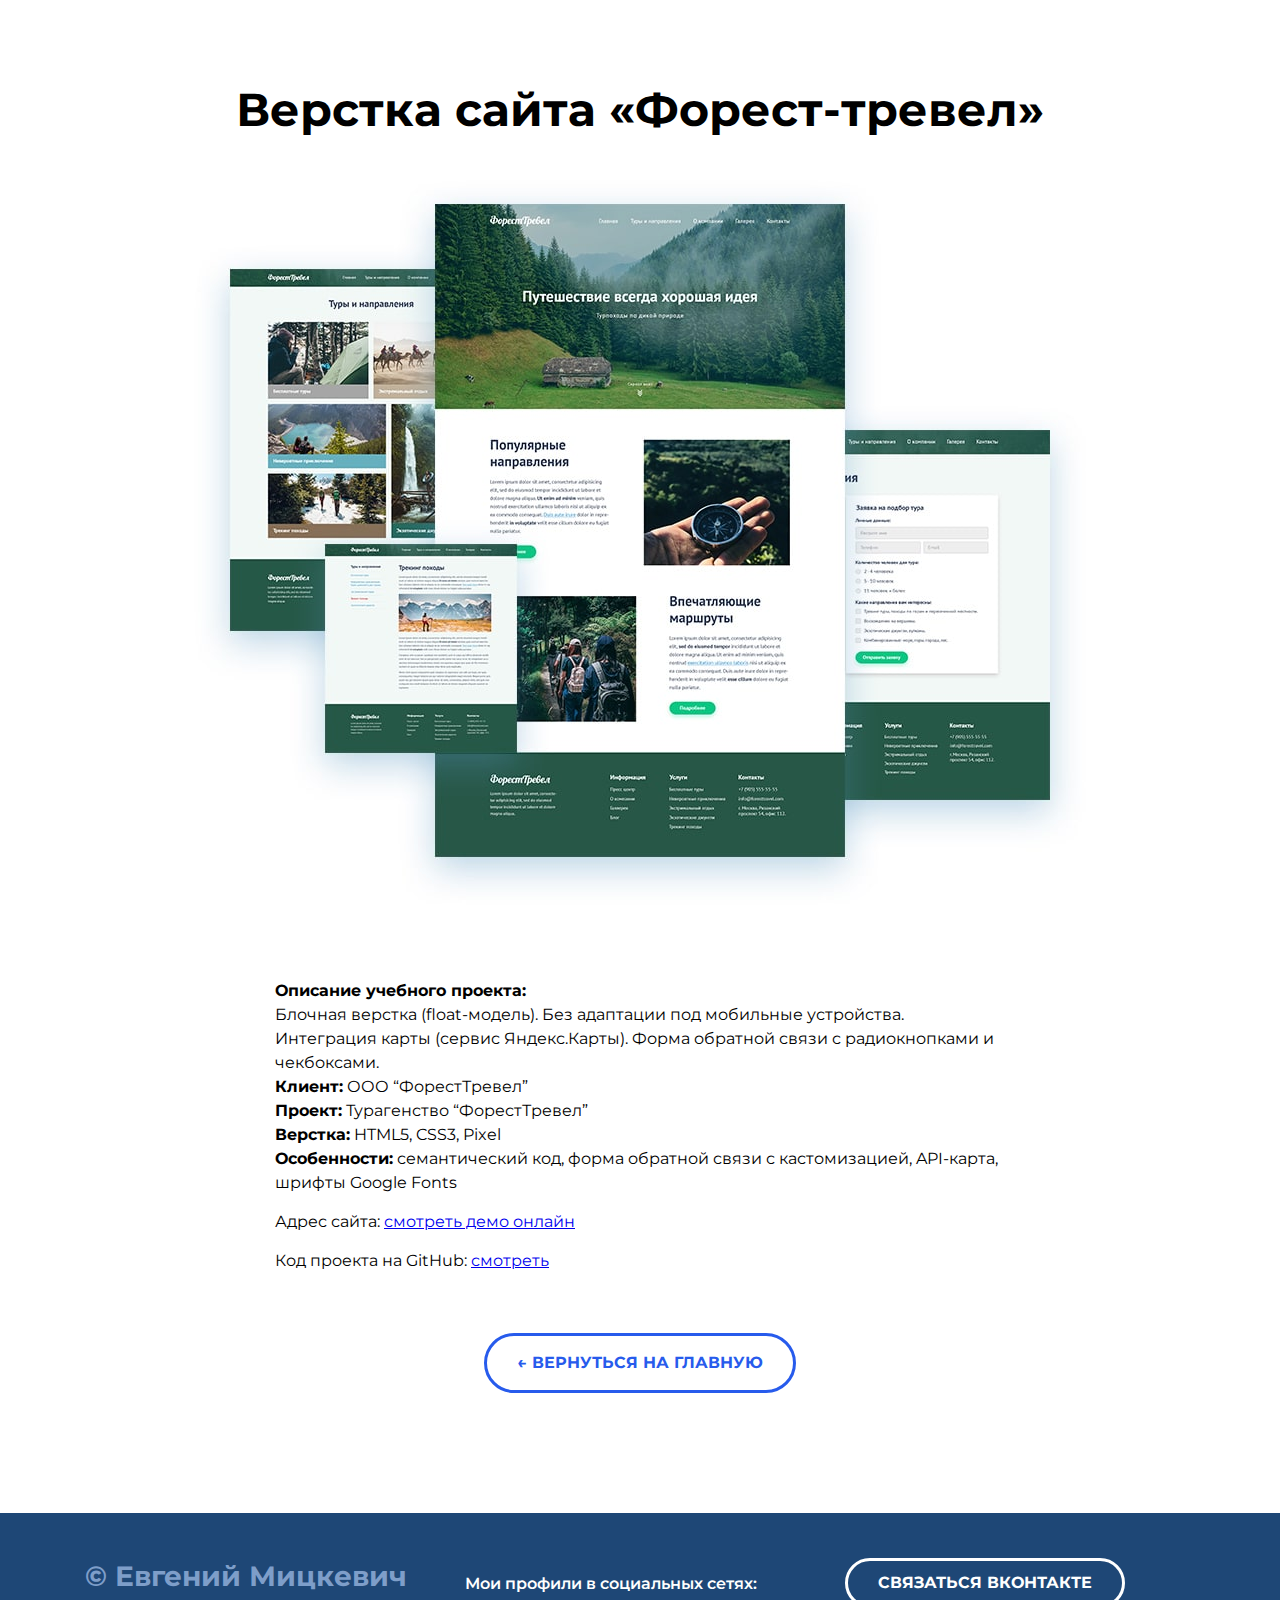
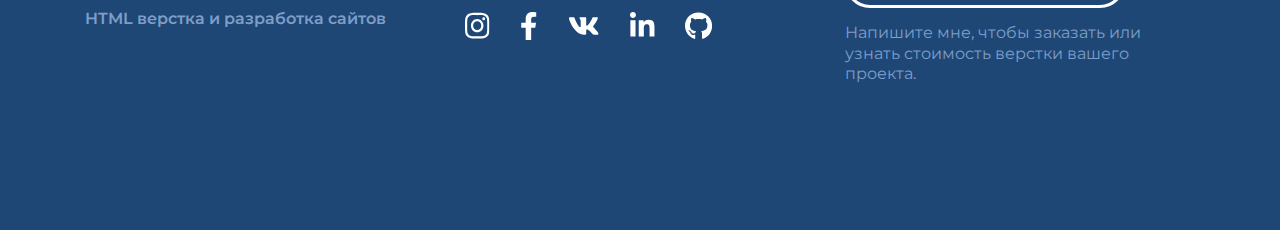
<file: quantum/libs/portfolio/forest-travel.html>
<!DOCTYPE html>
<html lang="ru">
<head>
    <meta charset="UTF-8">
    <meta name="viewport" content="width=device-width, initial-scale=1.0">
    <title>Проект "Форест тревел"</title>
    <link rel="icon" href="img/icons/resume2.png" type="resume2/png">
    <link rel="stylesheet" href="./css/main.css">
    <link rel="stylesheet" href="./css/media.css">
    <link href="https://fonts.googleapis.com/css2?family=Montserrat:wght@400;600;700&display=swap" rel="stylesheet">
</head>
<body>

    <main>
        <article class="project">
            <div class="container">
                <h1 class="project-header">Верстка сайта «Форест-тревел»</h1>
                <div class="project-img">
                    <img src="./img/projects/forest-full.jpg" alt="Верстка сайта «Форест-тревел»">
                </div>
                <div class="project-description">
                    <p><b>Описание учебного проекта:</b><br>
                        Блочная верстка (float-модель). Без адаптации под мобильные устройства. Интеграция карты (сервис Яндекс.Карты). Форма обратной связи с радиокнопками и чекбоксами.<br>
                        <b>Клиент:</b> ООО “ФорестТревел”<br>
                        <b>Проект:</b> Турагенство “ФорестТревел”<br>
                        <b>Верстка:</b> HTML5, CSS3, Pixel <br>
                        <b>Особенности:</b> семантический код, форма обратной связи с кастомизацией, API-карта, шрифты Google Fonts
                    </p>
                    <p>Адрес сайта: <a href="https://evgeniy-web-dev.github.io/forest-travel/" target="_blank">смотреть демо онлайн</a></p>
                    <p>Код проекта на GitHub: <a href="https://github.com/evgeniy-web-dev/forest-travel/tree/gh-pages" target="_blank">смотреть</a></p>
                </div>
                <a href="index.html" class="project-btn-back">← ВЕРНУТЬСЯ НА ГЛАВНУЮ</a>
            </div>
        </article>
    </main>

    <footer class="footer">
        <div class="container">
            <div class="footer-row">
                
                <!-- footer-copyright -->
                <div class="footer-copyright footer-col">
                    <div class="footer-copyright-name">© Евгений Мицкевич</div>
                    <p>HTML верстка и разработка сайтов</p>
                </div>
                <!-- // footer-copyright -->
                
                <!-- footer-icons -->
                <div class="footer-icons footer-col">
                    <p>Мои профили в социальных сетях:</p>
                    <div class="footer-icons-row">
                        <a href="https://www.instagram.com/?hl=ru" target="_blank">
                            <img src="./img/icons/instagram.svg" alt="icons">
                        </a>
                        <a href="https://www.facebook.com/" target="_blank">
                            <img src="./img/icons/facebook.svg" alt="icons">
                        </a>
                        <a href="https://vk.com/" target="_blank">
                            <img src="./img/icons/vk.svg" alt="icons">
                        </a>
                        <a href="https://www.linkedin.com/" target="_blank">
                            <img src="./img/icons/linkedin.svg" alt="icons">
                        </a>
                        <a href="https://github.com/Evgeniy78712" target="_blank">
                            <img src="./img/icons/github.svg" alt="icons">
                        </a>
                    </div>
                </div>
                <!-- // footer-icons -->

                <div class="footer-contacts footer-col">
                    <a href="https://vk.com/" target="_blank" class="footer-button">
                        Связаться Вконтакте
                    </a>
                    <p>Напишите мне, чтобы заказать или узнать стоимость верстки вашего проекта.</p>
                </div>


            </div>
        </div>
    </footer>
    
</body>
</html>
</file>
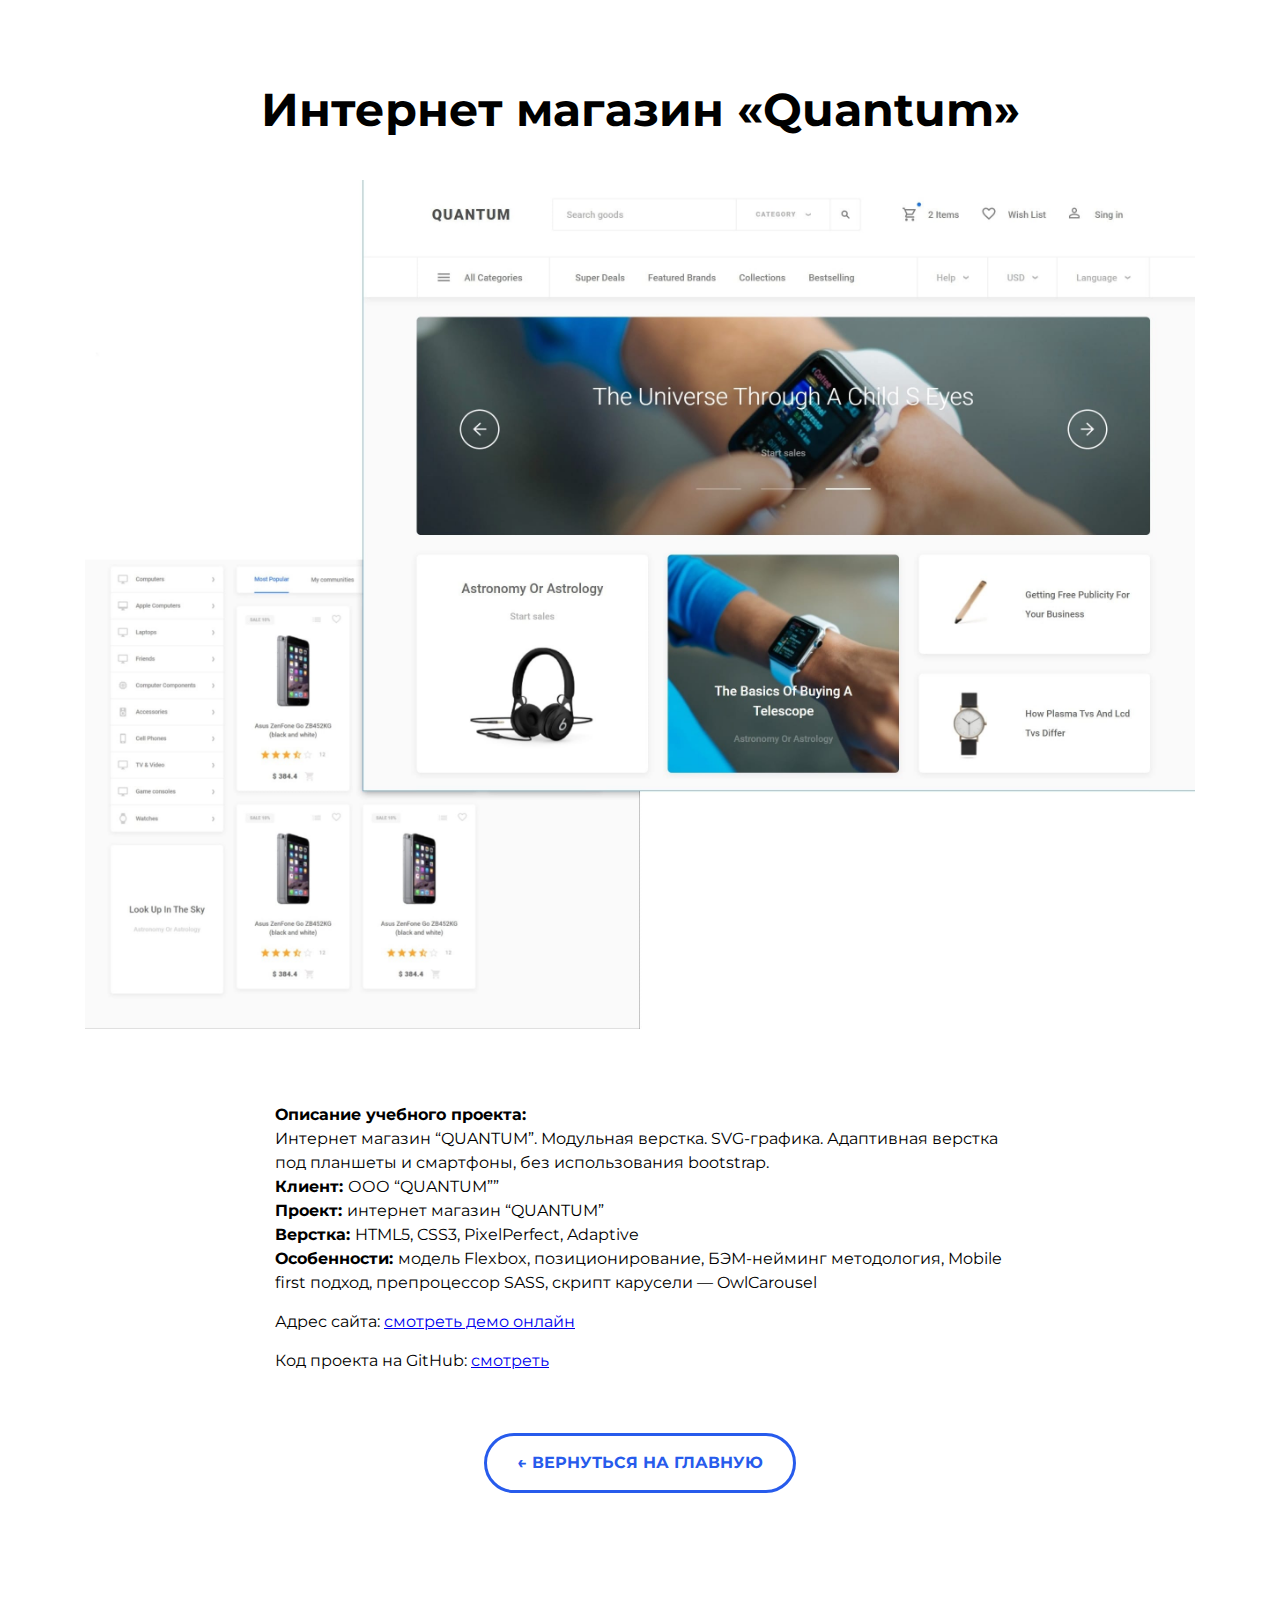
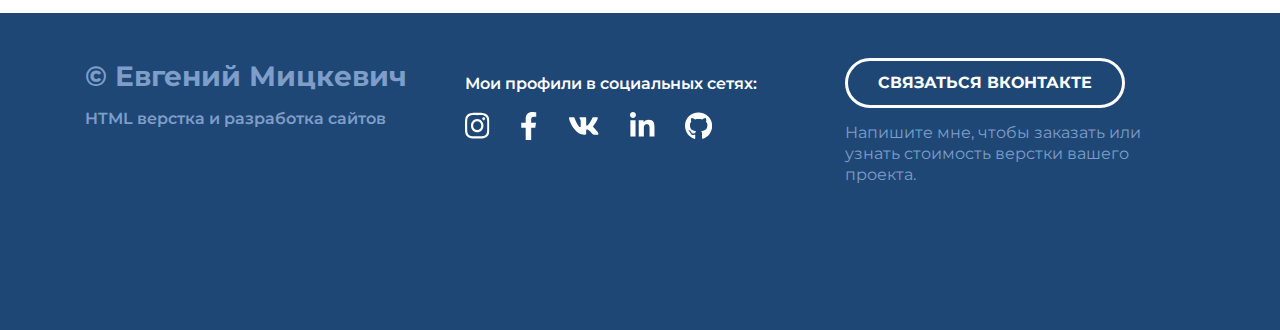
<file: quantum/libs/portfolio/quantum.html>
<!DOCTYPE html>
<html lang="ru">
<head>
    <meta charset="UTF-8">
    <meta name="viewport" content="width=device-width, initial-scale=1.0">
    <title>Интернет магазин "Quantum"</title>
    <link rel="icon" href="img/icons/resume2.png" type="resume2/png">
    <link rel="stylesheet" href="./css/main.css">
    <link rel="stylesheet" href="./css/media.css">
    <link href="https://fonts.googleapis.com/css2?family=Montserrat:wght@400;600;700&display=swap" rel="stylesheet">
</head>
<body>

    <main>
        <article class="project">
            <div class="container">
                <h1 class="project-header">Интернет магазин «Quantum»</h1>
                <div class="project-img">
                    <img src="./img/projects/quantum.jpg" alt="Интернет магазин «Quantum»">
                </div>

                <div class="project-description">
                    <p><b>Описание учебного проекта:</b><br>
                        Интернет магазин “QUANTUM”. Модульная верстка. SVG-графика. Адаптивная верстка под планшеты и смартфоны, без использования bootstrap.<br>
                        <b>Клиент: </b>ООО “QUANTUM””<br>
                        <b>Проект: </b>интернет магазин “QUANTUM”<br>
                        <b>Верстка: </b>HTML5, CSS3, PixelPerfect, Adaptive<br>
                        <b>Особенности: </b> модель Flexbox, позиционирование, БЭМ-нейминг методология, Mobile first подход, препроцессор SASS, скрипт карусели — OwlCarousel
                    </p>
                    <p>Адрес сайта: <a href="https://evgeniy-web-dev.github.io/quantum/" target="_blank">смотреть демо онлайн</a></p>
                    <p>Код проекта на GitHub: <a href="https://github.com/evgeniy-web-dev/quantum/tree/gh-pages" target="_blank">смотреть</a></p>
                </div>

                <a href="index.html" class="project-btn-back">← ВЕРНУТЬСЯ НА ГЛАВНУЮ</a>
            </div>
        </article>
    </main>

    <footer class="footer">
        <div class="container">
            <div class="footer-row">
                
                <!-- footer-copyright -->
                <div class="footer-copyright footer-col">
                    <div class="footer-copyright-name">© Евгений Мицкевич</div>
                    <p>HTML верстка и разработка сайтов</p>
                </div>
                <!-- // footer-copyright -->
                
                <!-- footer-icons -->
                <div class="footer-icons footer-col">
                    <p>Мои профили в социальных сетях:</p>
                    <div class="footer-icons-row">
                        <a href="https://www.instagram.com/?hl=ru" target="_blank">
                            <img src="./img/icons/instagram.svg" alt="icons">
                        </a>
                        <a href="https://www.facebook.com/" target="_blank">
                            <img src="./img/icons/facebook.svg" alt="icons">
                        </a>
                        <a href="https://vk.com/" target="_blank">
                            <img src="./img/icons/vk.svg" alt="icons">
                        </a>
                        <a href="https://www.linkedin.com/" target="_blank">
                            <img src="./img/icons/linkedin.svg" alt="icons">
                        </a>
                        <a href="https://github.com/Evgeniy78712" target="_blank">
                            <img src="./img/icons/github.svg" alt="icons">
                        </a>
                    </div>
                </div>
                <!-- // footer-icons -->

                <div class="footer-contacts footer-col">
                    <a href="https://vk.com/" target="_blank" class="footer-button">
                        Связаться Вконтакте
                    </a>
                    <p>Напишите мне, чтобы заказать или узнать стоимость верстки вашего проекта.</p>
                </div>


            </div>
        </div>
    </footer>
    
</body>
</html>
</file>
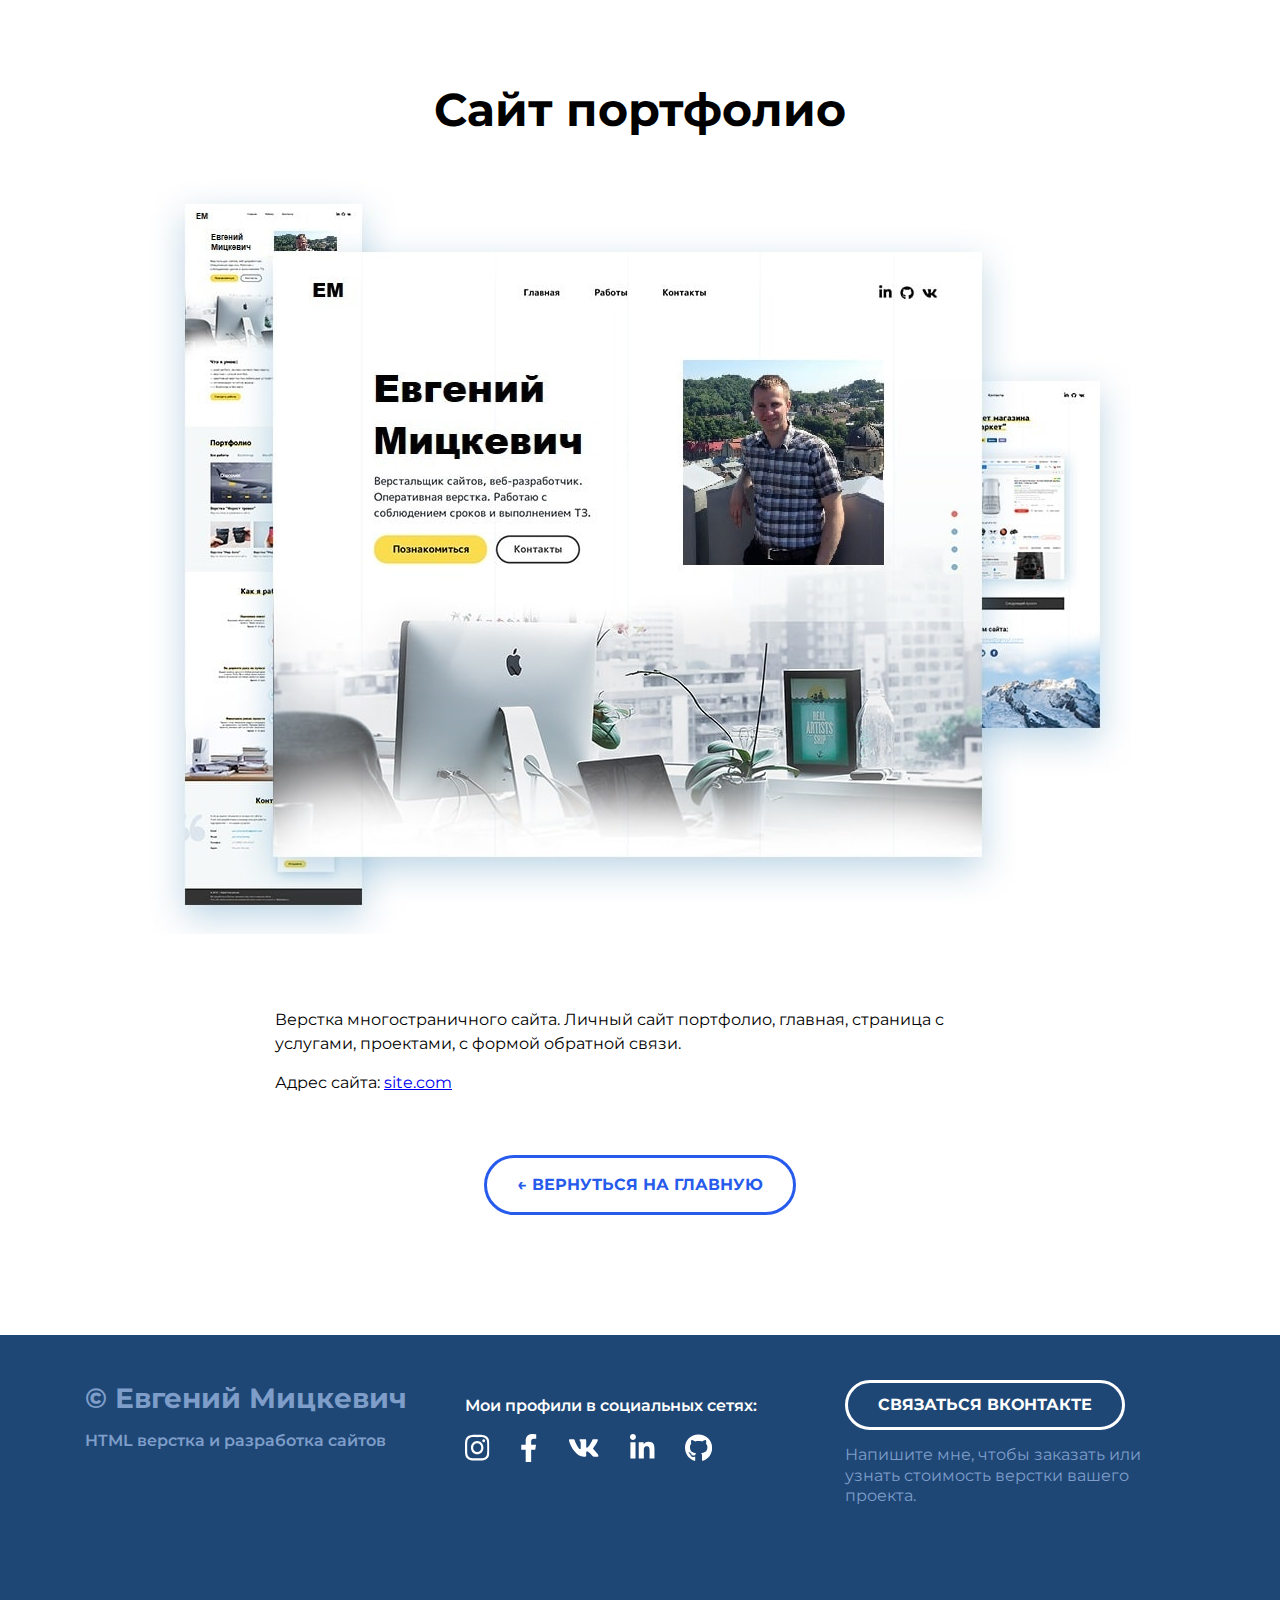
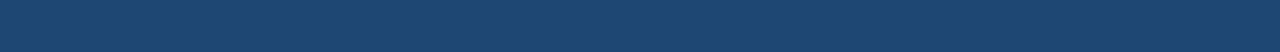
<file: quantum/libs/portfolio/site-portfolio.html>
<!DOCTYPE html>
<html lang="ru">
<head>
    <meta charset="UTF-8">
    <meta name="viewport" content="width=device-width, initial-scale=1.0">
    <title>Сайт портфолио</title>
    <link rel="icon" href="img/icons/resume2.png" type="resume2/png">
    <link rel="stylesheet" href="./css/main.css">
    <link rel="stylesheet" href="./css/media.css">
    <link href="https://fonts.googleapis.com/css2?family=Montserrat:wght@400;600;700&display=swap" rel="stylesheet">
</head>
<body>

    <main>
        <article class="project">
            <div class="container">
                <h1 class="project-header">Сайт портфолио</h1>
                <div class="project-img">
                    <img src="./img/projects/site-portfolio.jpg" alt="Сайт портфолио">
                </div>
                <div class="project-description">
                    <p>Верстка многостраничного сайта. Личный сайт портфолио, главная, страница с услугами, проектами, с формой обратной связи.</p>
                    <p>Адрес сайта: <a href="#" target="_blank">site.com</a></p>
                </div>
                <a href="index.html" class="project-btn-back">← ВЕРНУТЬСЯ НА ГЛАВНУЮ</a>
            </div>
        </article>
    </main>

    <footer class="footer">
        <div class="container">
            <div class="footer-row">
                
                <!-- footer-copyright -->
                <div class="footer-copyright footer-col">
                    <div class="footer-copyright-name">© Евгений Мицкевич</div>
                    <p>HTML верстка и разработка сайтов</p>
                </div>
                <!-- // footer-copyright -->
                
                <!-- footer-icons -->
                <div class="footer-icons footer-col">
                    <p>Мои профили в социальных сетях:</p>
                    <div class="footer-icons-row">
                        <a href="https://www.instagram.com/?hl=ru" target="_blank">
                            <img src="./img/icons/instagram.svg" alt="icons">
                        </a>
                        <a href="https://www.facebook.com/" target="_blank">
                            <img src="./img/icons/facebook.svg" alt="icons">
                        </a>
                        <a href="https://vk.com/" target="_blank">
                            <img src="./img/icons/vk.svg" alt="icons">
                        </a>
                        <a href="https://www.linkedin.com/" target="_blank">
                            <img src="./img/icons/linkedin.svg" alt="icons">
                        </a>
                        <a href="https://github.com/Evgeniy78712" target="_blank">
                            <img src="./img/icons/github.svg" alt="icons">
                        </a>
                    </div>
                </div>
                <!-- // footer-icons -->

                <div class="footer-contacts footer-col">
                    <a href="https://vk.com/" target="_blank" class="footer-button">
                        Связаться Вконтакте
                    </a>
                    <p>Напишите мне, чтобы заказать или узнать стоимость верстки вашего проекта.</p>
                </div>


            </div>
        </div>
    </footer>
    
</body>
</html>
</file>
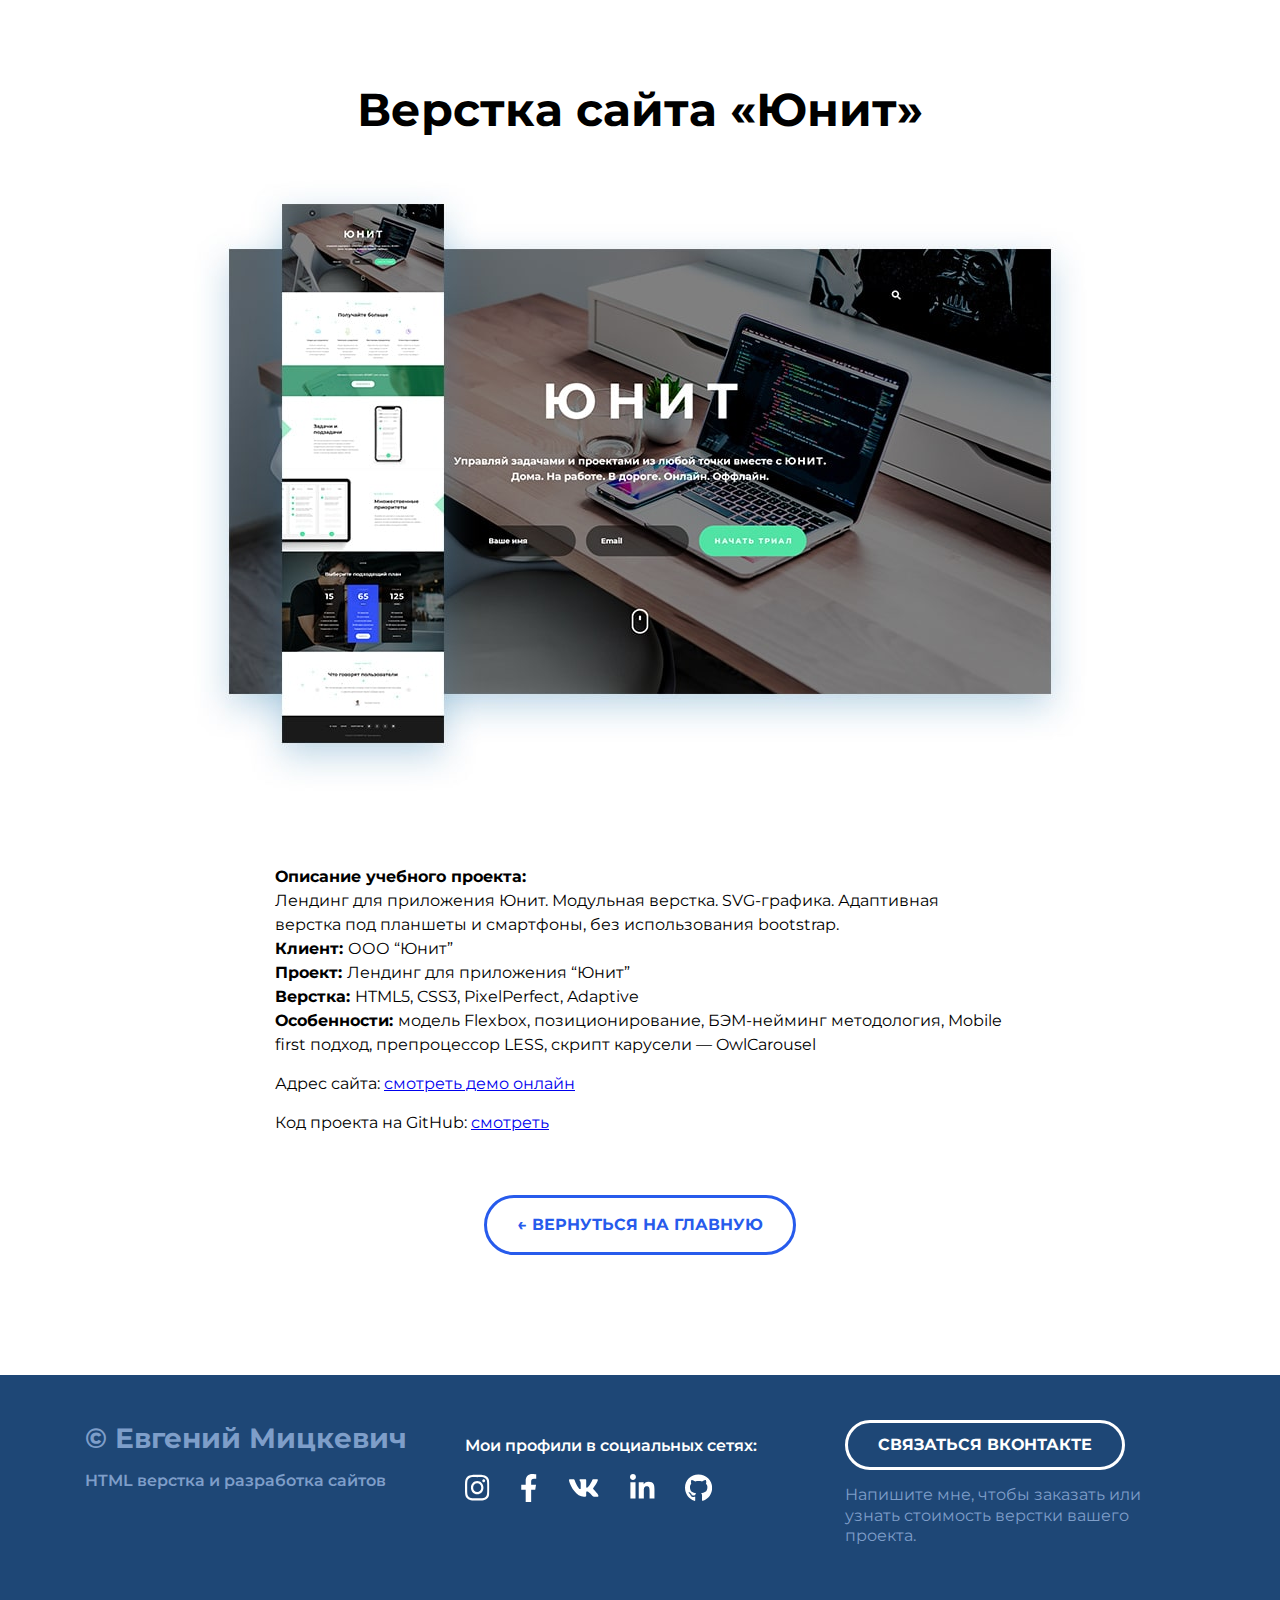
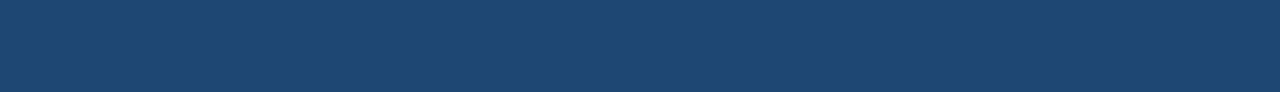
<file: quantum/libs/portfolio/unit.html>
<!DOCTYPE html>
<html lang="ru">
<head>
    <meta charset="UTF-8">
    <meta name="viewport" content="width=device-width, initial-scale=1.0">
    <title>Проект "Юнит"</title>
    <link rel="icon" href="img/icons/resume2.png" type="resume2/png">
    <link rel="stylesheet" href="./css/main.css">
    <link rel="stylesheet" href="./css/media.css">
    <link href="https://fonts.googleapis.com/css2?family=Montserrat:wght@400;600;700&display=swap" rel="stylesheet">
</head>
<body>

    <main>
        <article class="project">
            <div class="container">
                <h1 class="project-header">Верстка сайта «Юнит»</h1>
                <div class="project-img">
                    <img src="./img/projects/unit.jpg" alt="Верстка сайта «Юнит»">
                </div>
                <div class="project-description">
                    <p><b>Описание учебного проекта:</b><br>
                        Лендинг для приложения Юнит. Модульная верстка. SVG-графика. Адаптивная верстка под планшеты и смартфоны, без использования bootstrap.<br>
                        <b>Клиент: </b>ООО “Юнит”<br>
                        <b>Проект: </b>Лендинг для приложения “Юнит”<br>
                        <b>Верстка: </b>HTML5, CSS3, PixelPerfect, Adaptive<br>
                        <b>Особенности: </b> модель Flexbox, позиционирование, БЭМ-нейминг методология, Mobile first подход, препроцессор LESS, скрипт карусели — OwlCarousel
                    </p>
                    <p>Адрес сайта: <a href="https://evgeniy-web-dev.github.io/unit/" target="_blank">смотреть демо онлайн</a></p>
                    <p>Код проекта на GitHub: <a href="https://github.com/evgeniy-web-dev/unit/tree/gh-pages" target="_blank">смотреть</a></p>
                </div>
                <a href="index.html" class="project-btn-back">← ВЕРНУТЬСЯ НА ГЛАВНУЮ</a>
            </div>
        </article>
    </main>

    <footer class="footer">
        <div class="container">
            <div class="footer-row">
                
                <!-- footer-copyright -->
                <div class="footer-copyright footer-col">
                    <div class="footer-copyright-name">© Евгений Мицкевич</div>
                    <p>HTML верстка и разработка сайтов</p>
                </div>
                <!-- // footer-copyright -->
                
                <!-- footer-icons -->
                <div class="footer-icons footer-col">
                    <p>Мои профили в социальных сетях:</p>
                    <div class="footer-icons-row">
                        <a href="https://www.instagram.com/?hl=ru" target="_blank">
                            <img src="./img/icons/instagram.svg" alt="icons">
                        </a>
                        <a href="https://www.facebook.com/" target="_blank">
                            <img src="./img/icons/facebook.svg" alt="icons">
                        </a>
                        <a href="https://vk.com/" target="_blank">
                            <img src="./img/icons/vk.svg" alt="icons">
                        </a>
                        <a href="https://www.linkedin.com/" target="_blank">
                            <img src="./img/icons/linkedin.svg" alt="icons">
                        </a>
                        <a href="https://github.com/Evgeniy78712" target="_blank">
                            <img src="./img/icons/github.svg" alt="icons">
                        </a>
                    </div>
                </div>
                <!-- // footer-icons -->

                <div class="footer-contacts footer-col">
                    <a href="https://vk.com/" target="_blank" class="footer-button">
                        Связаться Вконтакте
                    </a>
                    <p>Напишите мне, чтобы заказать или узнать стоимость верстки вашего проекта.</p>
                </div>


            </div>
        </div>
    </footer>
    
</body>
</html>
</file>
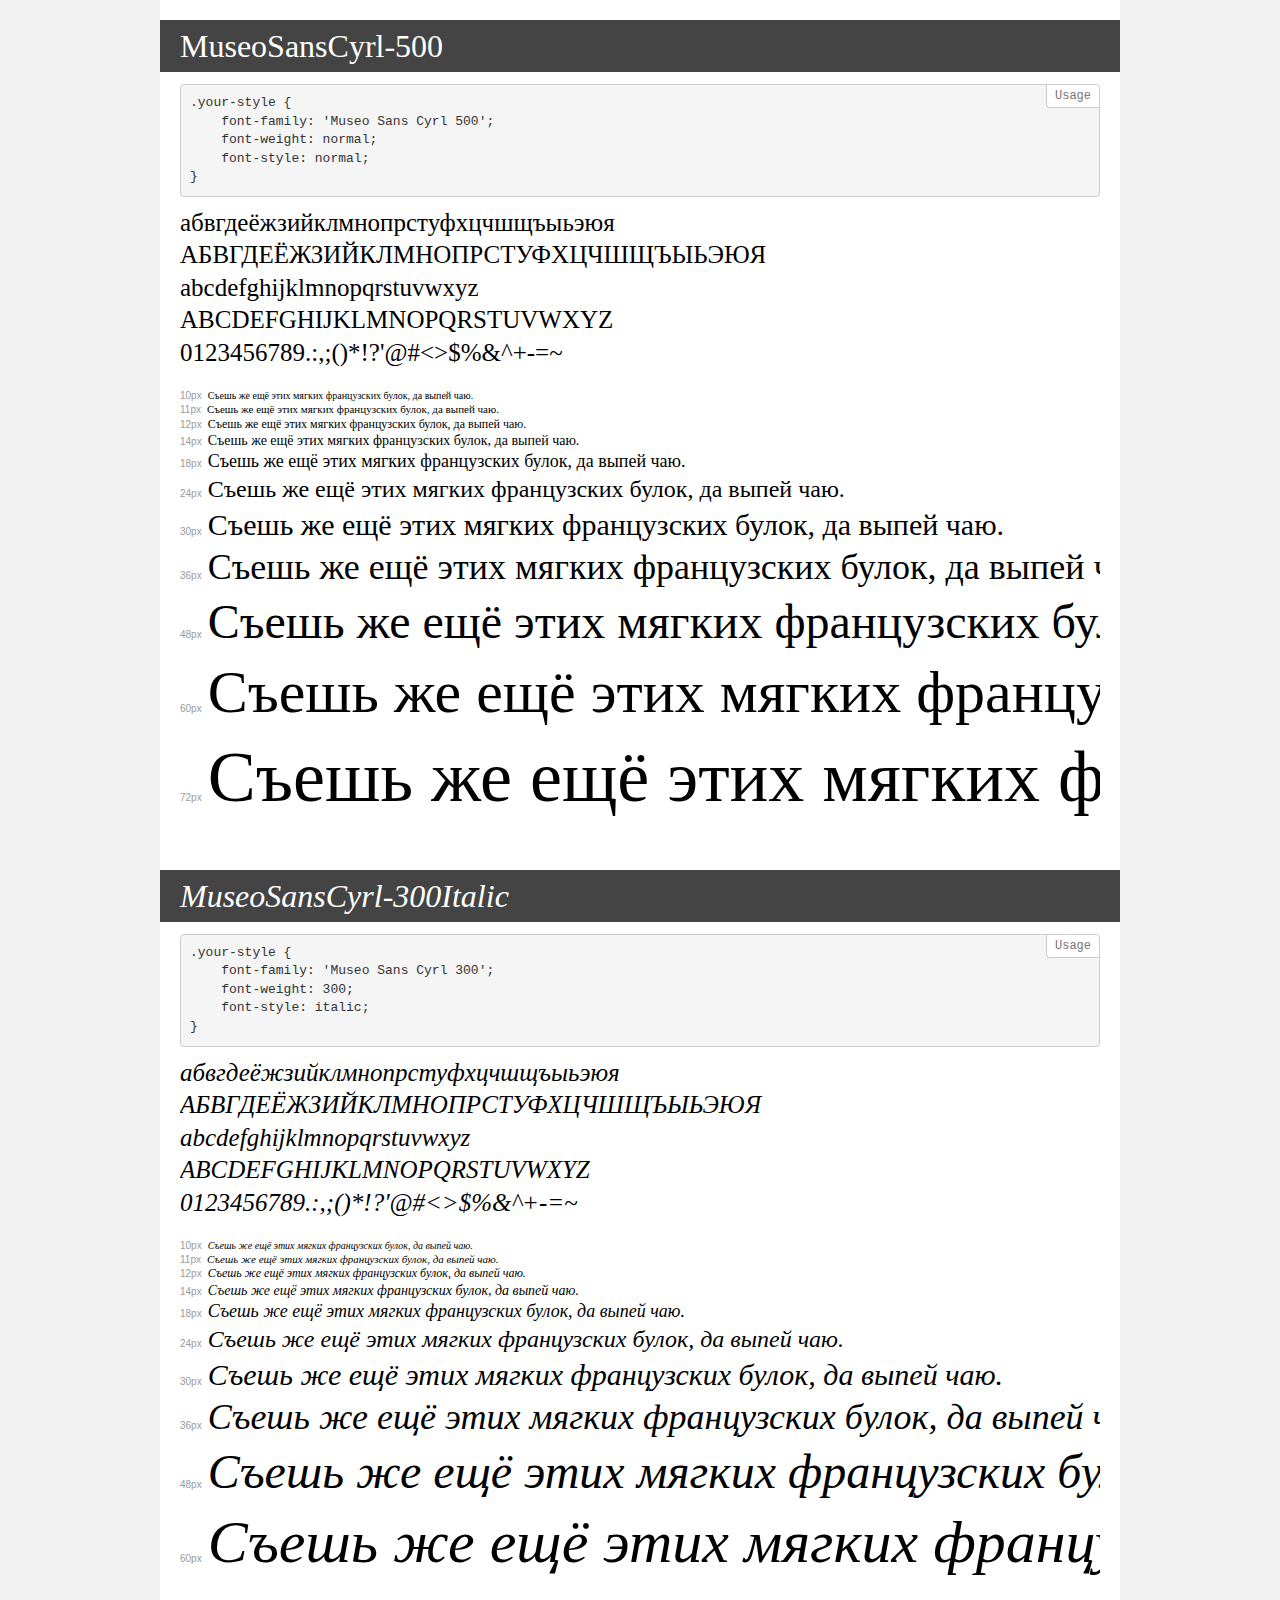
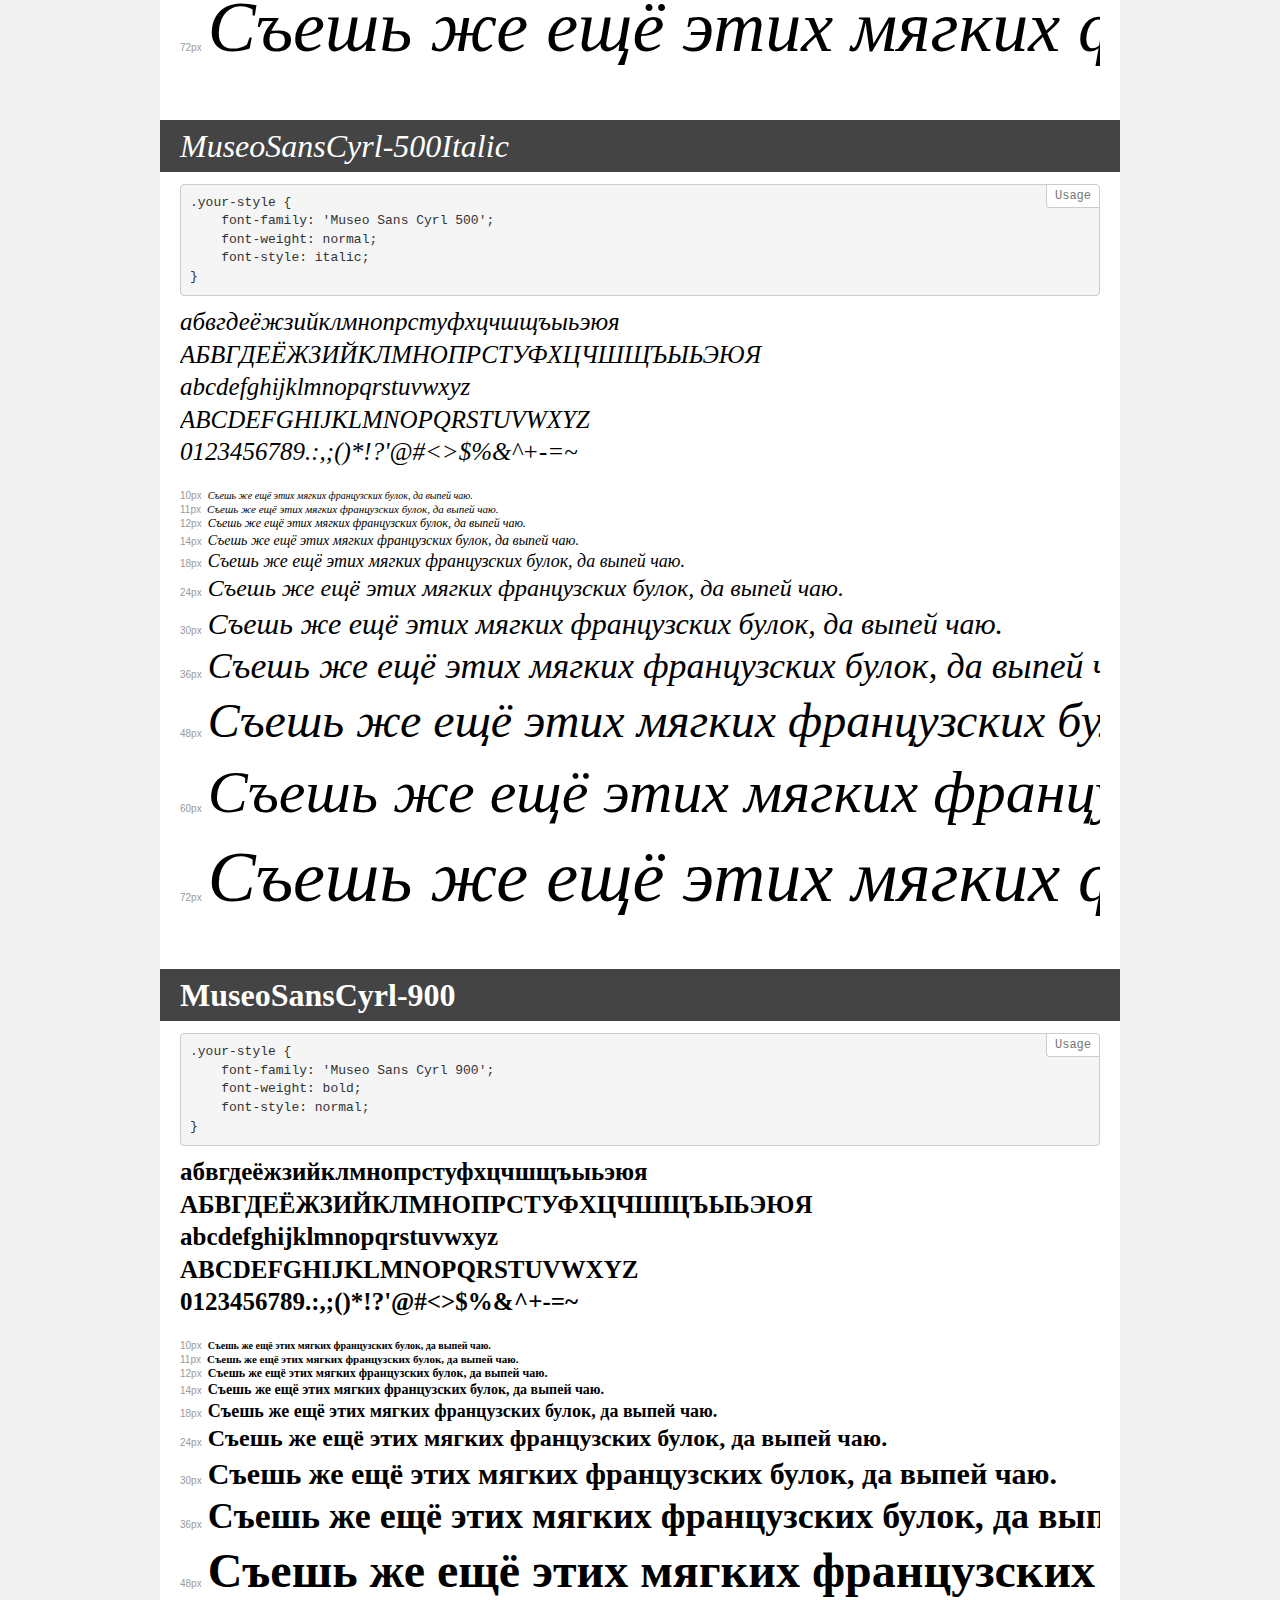
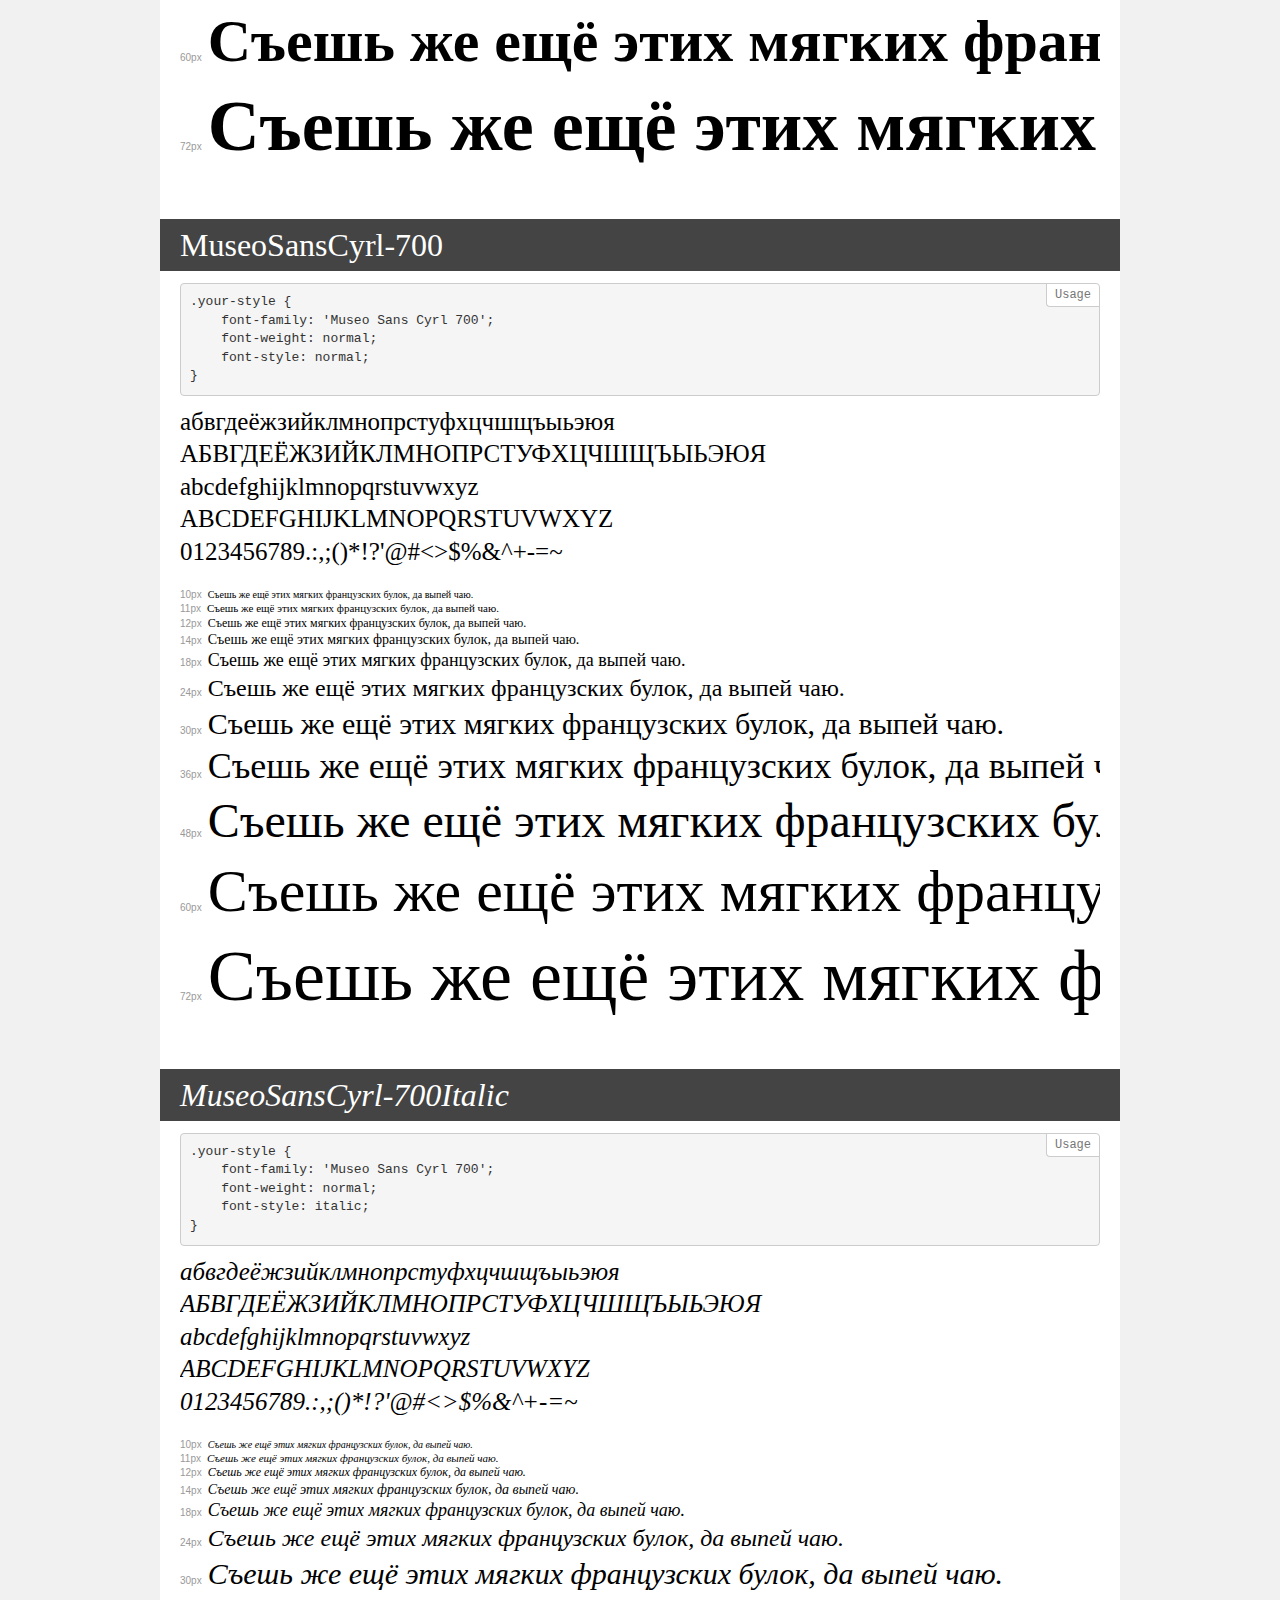
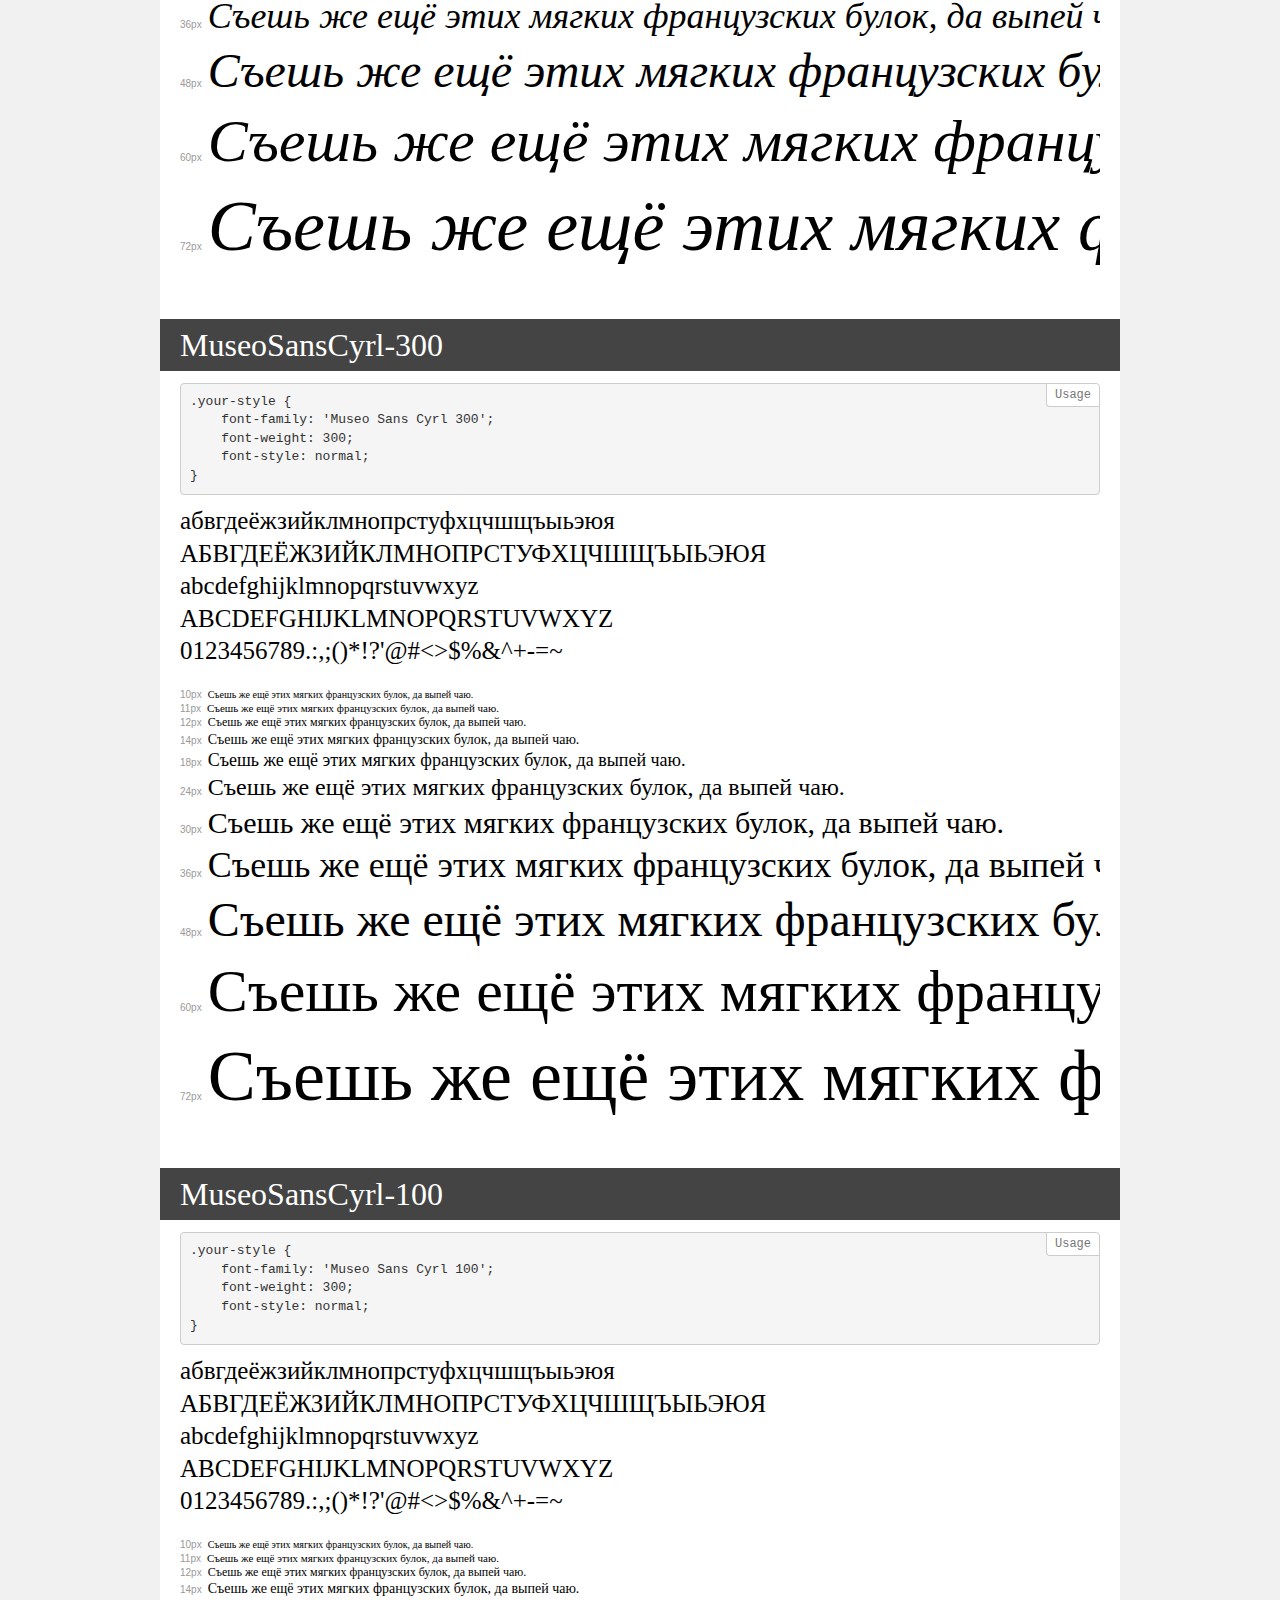
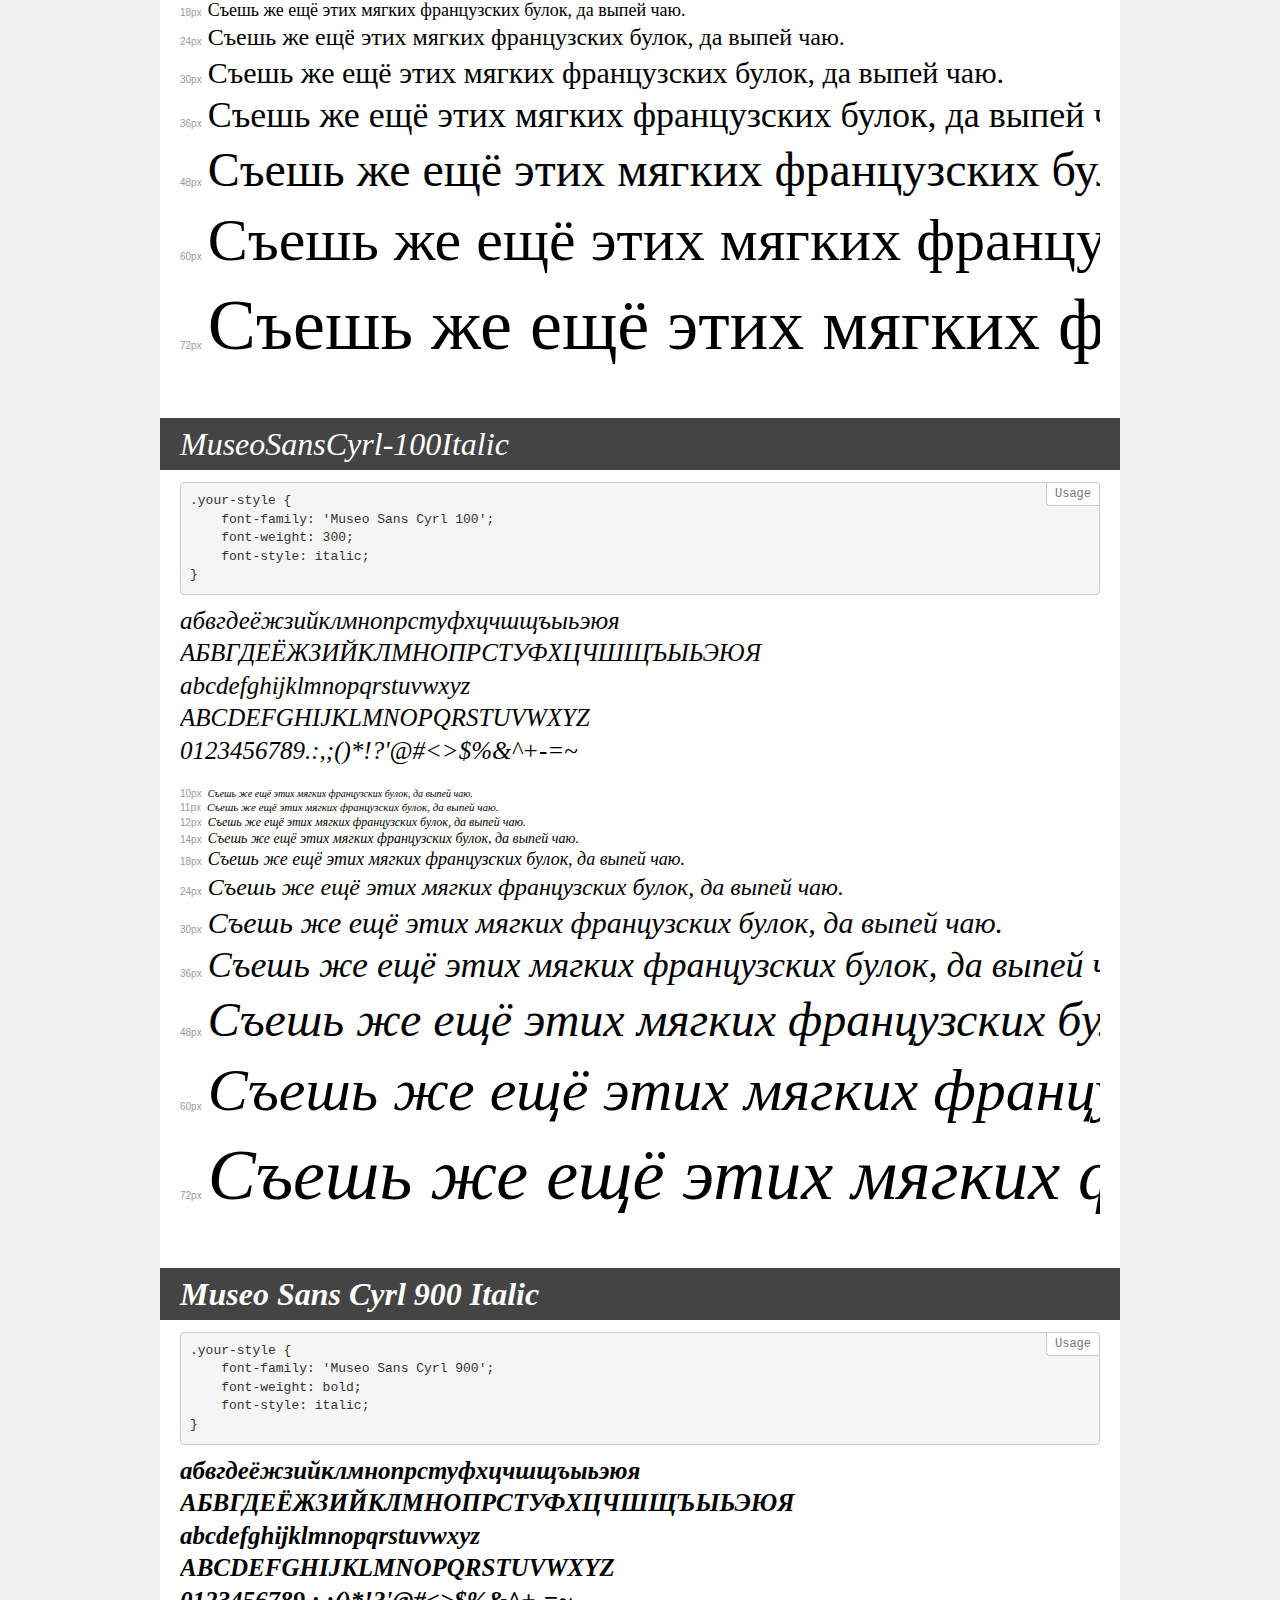
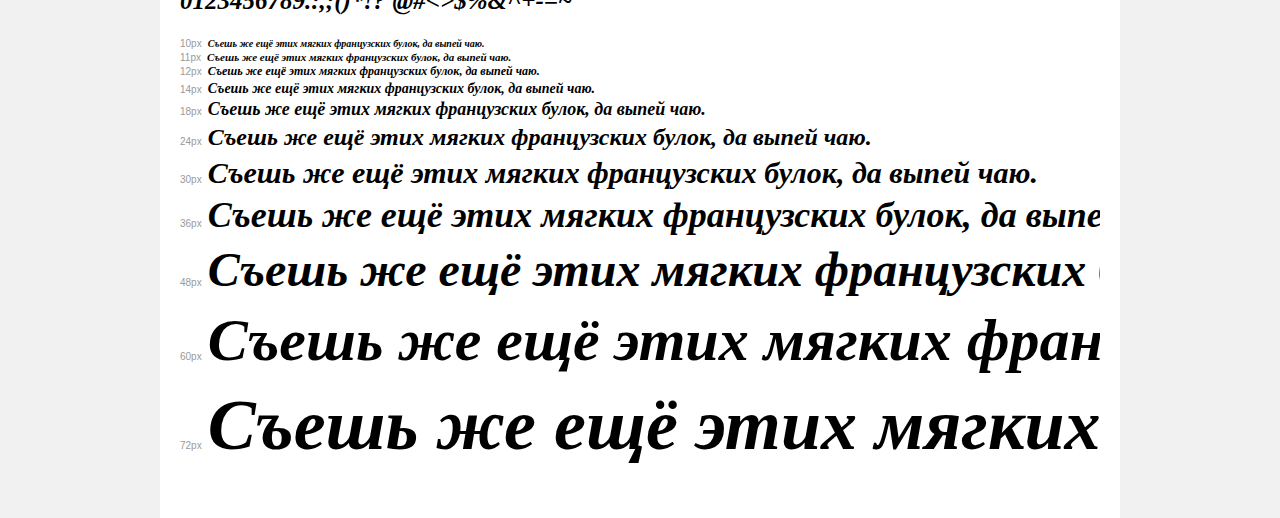
<file: indonesia/css/fonts/MuseoSansCyrl/demo.html>
<!DOCTYPE html>
<html>
<head>
	<meta charset="utf-8">
	<meta http-equiv="X-UA-Compatible" content="IE=edge">
	<meta name="viewport" content="width=device-width, initial-scale=1">
	<meta name="robots" content="noindex, noarchive">
	<title>Transfonter demo</title>
	<link href="stylesheet.css" rel="stylesheet">
	<style>
		/*
		http://meyerweb.com/eric/tools/css/reset/
		v2.0 | 20110126
		License: none (public domain)
		*/
		html, body, div, span, applet, object, iframe,
		h1, h2, h3, h4, h5, h6, p, blockquote, pre,
		a, abbr, acronym, address, big, cite, code,
		del, dfn, em, img, ins, kbd, q, s, samp,
		small, strike, strong, sub, sup, tt, var,
		b, u, i, center,
		dl, dt, dd, ol, ul, li,
		fieldset, form, label, legend,
		table, caption, tbody, tfoot, thead, tr, th, td,
		article, aside, canvas, details, embed,
		figure, figcaption, footer, header, hgroup,
		menu, nav, output, ruby, section, summary,
		time, mark, audio, video {
			margin: 0;
			padding: 0;
			border: 0;
			font-size: 100%;
			font: inherit;
			vertical-align: baseline;
		}
		/* HTML5 display-role reset for older browsers */
		article, aside, details, figcaption, figure,
		footer, header, hgroup, menu, nav, section {
			display: block;
		}
		body {
			line-height: 1;
		}
		ol, ul {
			list-style: none;
		}
		blockquote, q {
			quotes: none;
		}
		blockquote:before, blockquote:after,
		q:before, q:after {
			content: '';
			content: none;
		}
		table {
			border-collapse: collapse;
			border-spacing: 0;
		}
		/* common styles */
		body {
			background: #f1f1f1;
			color: #000;
		}
		.page {
			background: #fff;
			width: 920px;
			margin: 0 auto;
			padding: 20px 20px 0 20px;
			overflow: hidden;
		}
		.font-container {
			overflow-x: auto;
			overflow-y: hidden;
			margin-bottom: 40px;
			line-height: 1.3;
			white-space: nowrap;
			padding-bottom: 5px;
		}
		h1 {
			position: relative;
			background: #444;
			font-size: 32px;
			color: #fff;
			padding: 10px 20px;
			margin: 0 -20px 12px -20px;
		}
		.letters {
			font-size: 25px;
			margin-bottom: 20px;
		}
		.s10:before {
			content: '10px';
		}
		.s11:before {
			content: '11px';
		}
		.s12:before {
			content: '12px';
		}
		.s14:before {
			content: '14px';
		}
		.s18:before {
			content: '18px';
		}
		.s24:before {
			content: '24px';
		}
		.s30:before {
			content: '30px';
		}
		.s36:before {
			content: '36px';
		}
		.s48:before {
			content: '48px';
		}
		.s60:before {
			content: '60px';
		}
		.s72:before {
			content: '72px';
		}
		.s10:before, .s11:before, .s12:before, .s14:before,
		.s18:before, .s24:before, .s30:before, .s36:before,
		.s48:before, .s60:before, .s72:before {
			font-family: Arial, sans-serif;
			font-size: 10px;
			font-weight: normal;
			font-style: normal;
			color: #999;
			padding-right: 6px;
		}
		pre {
			display: block;
			position: relative;
			padding: 9px;
			margin: 0 0 10px;
			font-family: Monaco, Menlo, Consolas, "Courier New", monospace !important;
			font-size: 13px;
			line-height: 1.428571429;
			color: #333;
			font-weight: normal !important;
			font-style: normal !important;
			background-color: #f5f5f5;
			border: 1px solid #ccc;
			overflow-x: auto;
			border-radius: 4px;
		}
		pre:after {
			display: block;
			position: absolute;
			right: 0;
			top: 0;
			content: 'Usage';
			line-height: 1;
			padding: 5px 8px;
			font-size: 12px;
			color: #767676;
			background-color: #fff;
			border: 1px solid #ccc;
			border-right: none;
			border-top: none;
			border-radius: 0 4px 0 4px;
			z-index: 10;
		}
		/* responsive */
		@media (max-width: 959px) {
			.page {
				width: auto;
				margin: 0;
			}
		}
	</style>
</head>
<body>
<div class="page">
	<div class="demo" style="font-family: 'Museo Sans Cyrl 500'; font-weight: normal; font-style: normal;">
		<h1>MuseoSansCyrl-500</h1>
		<pre>.your-style {
    font-family: 'Museo Sans Cyrl 500';
    font-weight: normal;
    font-style: normal;
}</pre>
		<div class="font-container">
			<p class="letters">
				абвгдеёжзийклмнопрстуфхцчшщъыьэюя <br />
				АБВГДЕЁЖЗИЙКЛМНОПРСТУФХЦЧШЩЪЫЬЭЮЯ <br />
				abcdefghijklmnopqrstuvwxyz <br />
				ABCDEFGHIJKLMNOPQRSTUVWXYZ <br />				0123456789.:,;()*!?'@#<>$%&^+-=~
			</p>
			<p class="s10" style="font-size: 10px;">Съешь же ещё этих мягких французских булок, да выпей чаю.</p>
			<p class="s11" style="font-size: 11px;">Съешь же ещё этих мягких французских булок, да выпей чаю.</p>
			<p class="s12" style="font-size: 12px;">Съешь же ещё этих мягких французских булок, да выпей чаю.</p>
			<p class="s14" style="font-size: 14px;">Съешь же ещё этих мягких французских булок, да выпей чаю.</p>
			<p class="s18" style="font-size: 18px;">Съешь же ещё этих мягких французских булок, да выпей чаю.</p>
			<p class="s24" style="font-size: 24px;">Съешь же ещё этих мягких французских булок, да выпей чаю.</p>
			<p class="s30" style="font-size: 30px;">Съешь же ещё этих мягких французских булок, да выпей чаю.</p>
			<p class="s36" style="font-size: 36px;">Съешь же ещё этих мягких французских булок, да выпей чаю.</p>
			<p class="s48" style="font-size: 48px;">Съешь же ещё этих мягких французских булок, да выпей чаю.</p>
			<p class="s60" style="font-size: 60px;">Съешь же ещё этих мягких французских булок, да выпей чаю.</p>
			<p class="s72" style="font-size: 72px;">Съешь же ещё этих мягких французских булок, да выпей чаю.</p>
		</div>
	</div>
	<div class="demo" style="font-family: 'Museo Sans Cyrl 300'; font-weight: 300; font-style: italic;">
		<h1>MuseoSansCyrl-300Italic</h1>
		<pre>.your-style {
    font-family: 'Museo Sans Cyrl 300';
    font-weight: 300;
    font-style: italic;
}</pre>
		<div class="font-container">
			<p class="letters">
				абвгдеёжзийклмнопрстуфхцчшщъыьэюя <br />
				АБВГДЕЁЖЗИЙКЛМНОПРСТУФХЦЧШЩЪЫЬЭЮЯ <br />
				abcdefghijklmnopqrstuvwxyz <br />
				ABCDEFGHIJKLMNOPQRSTUVWXYZ <br />				0123456789.:,;()*!?'@#<>$%&^+-=~
			</p>
			<p class="s10" style="font-size: 10px;">Съешь же ещё этих мягких французских булок, да выпей чаю.</p>
			<p class="s11" style="font-size: 11px;">Съешь же ещё этих мягких французских булок, да выпей чаю.</p>
			<p class="s12" style="font-size: 12px;">Съешь же ещё этих мягких французских булок, да выпей чаю.</p>
			<p class="s14" style="font-size: 14px;">Съешь же ещё этих мягких французских булок, да выпей чаю.</p>
			<p class="s18" style="font-size: 18px;">Съешь же ещё этих мягких французских булок, да выпей чаю.</p>
			<p class="s24" style="font-size: 24px;">Съешь же ещё этих мягких французских булок, да выпей чаю.</p>
			<p class="s30" style="font-size: 30px;">Съешь же ещё этих мягких французских булок, да выпей чаю.</p>
			<p class="s36" style="font-size: 36px;">Съешь же ещё этих мягких французских булок, да выпей чаю.</p>
			<p class="s48" style="font-size: 48px;">Съешь же ещё этих мягких французских булок, да выпей чаю.</p>
			<p class="s60" style="font-size: 60px;">Съешь же ещё этих мягких французских булок, да выпей чаю.</p>
			<p class="s72" style="font-size: 72px;">Съешь же ещё этих мягких французских булок, да выпей чаю.</p>
		</div>
	</div>
	<div class="demo" style="font-family: 'Museo Sans Cyrl 500'; font-weight: normal; font-style: italic;">
		<h1>MuseoSansCyrl-500Italic</h1>
		<pre>.your-style {
    font-family: 'Museo Sans Cyrl 500';
    font-weight: normal;
    font-style: italic;
}</pre>
		<div class="font-container">
			<p class="letters">
				абвгдеёжзийклмнопрстуфхцчшщъыьэюя <br />
				АБВГДЕЁЖЗИЙКЛМНОПРСТУФХЦЧШЩЪЫЬЭЮЯ <br />
				abcdefghijklmnopqrstuvwxyz <br />
				ABCDEFGHIJKLMNOPQRSTUVWXYZ <br />				0123456789.:,;()*!?'@#<>$%&^+-=~
			</p>
			<p class="s10" style="font-size: 10px;">Съешь же ещё этих мягких французских булок, да выпей чаю.</p>
			<p class="s11" style="font-size: 11px;">Съешь же ещё этих мягких французских булок, да выпей чаю.</p>
			<p class="s12" style="font-size: 12px;">Съешь же ещё этих мягких французских булок, да выпей чаю.</p>
			<p class="s14" style="font-size: 14px;">Съешь же ещё этих мягких французских булок, да выпей чаю.</p>
			<p class="s18" style="font-size: 18px;">Съешь же ещё этих мягких французских булок, да выпей чаю.</p>
			<p class="s24" style="font-size: 24px;">Съешь же ещё этих мягких французских булок, да выпей чаю.</p>
			<p class="s30" style="font-size: 30px;">Съешь же ещё этих мягких французских булок, да выпей чаю.</p>
			<p class="s36" style="font-size: 36px;">Съешь же ещё этих мягких французских булок, да выпей чаю.</p>
			<p class="s48" style="font-size: 48px;">Съешь же ещё этих мягких французских булок, да выпей чаю.</p>
			<p class="s60" style="font-size: 60px;">Съешь же ещё этих мягких французских булок, да выпей чаю.</p>
			<p class="s72" style="font-size: 72px;">Съешь же ещё этих мягких французских булок, да выпей чаю.</p>
		</div>
	</div>
	<div class="demo" style="font-family: 'Museo Sans Cyrl 900'; font-weight: bold; font-style: normal;">
		<h1>MuseoSansCyrl-900</h1>
		<pre>.your-style {
    font-family: 'Museo Sans Cyrl 900';
    font-weight: bold;
    font-style: normal;
}</pre>
		<div class="font-container">
			<p class="letters">
				абвгдеёжзийклмнопрстуфхцчшщъыьэюя <br />
				АБВГДЕЁЖЗИЙКЛМНОПРСТУФХЦЧШЩЪЫЬЭЮЯ <br />
				abcdefghijklmnopqrstuvwxyz <br />
				ABCDEFGHIJKLMNOPQRSTUVWXYZ <br />				0123456789.:,;()*!?'@#<>$%&^+-=~
			</p>
			<p class="s10" style="font-size: 10px;">Съешь же ещё этих мягких французских булок, да выпей чаю.</p>
			<p class="s11" style="font-size: 11px;">Съешь же ещё этих мягких французских булок, да выпей чаю.</p>
			<p class="s12" style="font-size: 12px;">Съешь же ещё этих мягких французских булок, да выпей чаю.</p>
			<p class="s14" style="font-size: 14px;">Съешь же ещё этих мягких французских булок, да выпей чаю.</p>
			<p class="s18" style="font-size: 18px;">Съешь же ещё этих мягких французских булок, да выпей чаю.</p>
			<p class="s24" style="font-size: 24px;">Съешь же ещё этих мягких французских булок, да выпей чаю.</p>
			<p class="s30" style="font-size: 30px;">Съешь же ещё этих мягких французских булок, да выпей чаю.</p>
			<p class="s36" style="font-size: 36px;">Съешь же ещё этих мягких французских булок, да выпей чаю.</p>
			<p class="s48" style="font-size: 48px;">Съешь же ещё этих мягких французских булок, да выпей чаю.</p>
			<p class="s60" style="font-size: 60px;">Съешь же ещё этих мягких французских булок, да выпей чаю.</p>
			<p class="s72" style="font-size: 72px;">Съешь же ещё этих мягких французских булок, да выпей чаю.</p>
		</div>
	</div>
	<div class="demo" style="font-family: 'Museo Sans Cyrl 700'; font-weight: normal; font-style: normal;">
		<h1>MuseoSansCyrl-700</h1>
		<pre>.your-style {
    font-family: 'Museo Sans Cyrl 700';
    font-weight: normal;
    font-style: normal;
}</pre>
		<div class="font-container">
			<p class="letters">
				абвгдеёжзийклмнопрстуфхцчшщъыьэюя <br />
				АБВГДЕЁЖЗИЙКЛМНОПРСТУФХЦЧШЩЪЫЬЭЮЯ <br />
				abcdefghijklmnopqrstuvwxyz <br />
				ABCDEFGHIJKLMNOPQRSTUVWXYZ <br />				0123456789.:,;()*!?'@#<>$%&^+-=~
			</p>
			<p class="s10" style="font-size: 10px;">Съешь же ещё этих мягких французских булок, да выпей чаю.</p>
			<p class="s11" style="font-size: 11px;">Съешь же ещё этих мягких французских булок, да выпей чаю.</p>
			<p class="s12" style="font-size: 12px;">Съешь же ещё этих мягких французских булок, да выпей чаю.</p>
			<p class="s14" style="font-size: 14px;">Съешь же ещё этих мягких французских булок, да выпей чаю.</p>
			<p class="s18" style="font-size: 18px;">Съешь же ещё этих мягких французских булок, да выпей чаю.</p>
			<p class="s24" style="font-size: 24px;">Съешь же ещё этих мягких французских булок, да выпей чаю.</p>
			<p class="s30" style="font-size: 30px;">Съешь же ещё этих мягких французских булок, да выпей чаю.</p>
			<p class="s36" style="font-size: 36px;">Съешь же ещё этих мягких французских булок, да выпей чаю.</p>
			<p class="s48" style="font-size: 48px;">Съешь же ещё этих мягких французских булок, да выпей чаю.</p>
			<p class="s60" style="font-size: 60px;">Съешь же ещё этих мягких французских булок, да выпей чаю.</p>
			<p class="s72" style="font-size: 72px;">Съешь же ещё этих мягких французских булок, да выпей чаю.</p>
		</div>
	</div>
	<div class="demo" style="font-family: 'Museo Sans Cyrl 700'; font-weight: normal; font-style: italic;">
		<h1>MuseoSansCyrl-700Italic</h1>
		<pre>.your-style {
    font-family: 'Museo Sans Cyrl 700';
    font-weight: normal;
    font-style: italic;
}</pre>
		<div class="font-container">
			<p class="letters">
				абвгдеёжзийклмнопрстуфхцчшщъыьэюя <br />
				АБВГДЕЁЖЗИЙКЛМНОПРСТУФХЦЧШЩЪЫЬЭЮЯ <br />
				abcdefghijklmnopqrstuvwxyz <br />
				ABCDEFGHIJKLMNOPQRSTUVWXYZ <br />				0123456789.:,;()*!?'@#<>$%&^+-=~
			</p>
			<p class="s10" style="font-size: 10px;">Съешь же ещё этих мягких французских булок, да выпей чаю.</p>
			<p class="s11" style="font-size: 11px;">Съешь же ещё этих мягких французских булок, да выпей чаю.</p>
			<p class="s12" style="font-size: 12px;">Съешь же ещё этих мягких французских булок, да выпей чаю.</p>
			<p class="s14" style="font-size: 14px;">Съешь же ещё этих мягких французских булок, да выпей чаю.</p>
			<p class="s18" style="font-size: 18px;">Съешь же ещё этих мягких французских булок, да выпей чаю.</p>
			<p class="s24" style="font-size: 24px;">Съешь же ещё этих мягких французских булок, да выпей чаю.</p>
			<p class="s30" style="font-size: 30px;">Съешь же ещё этих мягких французских булок, да выпей чаю.</p>
			<p class="s36" style="font-size: 36px;">Съешь же ещё этих мягких французских булок, да выпей чаю.</p>
			<p class="s48" style="font-size: 48px;">Съешь же ещё этих мягких французских булок, да выпей чаю.</p>
			<p class="s60" style="font-size: 60px;">Съешь же ещё этих мягких французских булок, да выпей чаю.</p>
			<p class="s72" style="font-size: 72px;">Съешь же ещё этих мягких французских булок, да выпей чаю.</p>
		</div>
	</div>
	<div class="demo" style="font-family: 'Museo Sans Cyrl 300'; font-weight: 300; font-style: normal;">
		<h1>MuseoSansCyrl-300</h1>
		<pre>.your-style {
    font-family: 'Museo Sans Cyrl 300';
    font-weight: 300;
    font-style: normal;
}</pre>
		<div class="font-container">
			<p class="letters">
				абвгдеёжзийклмнопрстуфхцчшщъыьэюя <br />
				АБВГДЕЁЖЗИЙКЛМНОПРСТУФХЦЧШЩЪЫЬЭЮЯ <br />
				abcdefghijklmnopqrstuvwxyz <br />
				ABCDEFGHIJKLMNOPQRSTUVWXYZ <br />				0123456789.:,;()*!?'@#<>$%&^+-=~
			</p>
			<p class="s10" style="font-size: 10px;">Съешь же ещё этих мягких французских булок, да выпей чаю.</p>
			<p class="s11" style="font-size: 11px;">Съешь же ещё этих мягких французских булок, да выпей чаю.</p>
			<p class="s12" style="font-size: 12px;">Съешь же ещё этих мягких французских булок, да выпей чаю.</p>
			<p class="s14" style="font-size: 14px;">Съешь же ещё этих мягких французских булок, да выпей чаю.</p>
			<p class="s18" style="font-size: 18px;">Съешь же ещё этих мягких французских булок, да выпей чаю.</p>
			<p class="s24" style="font-size: 24px;">Съешь же ещё этих мягких французских булок, да выпей чаю.</p>
			<p class="s30" style="font-size: 30px;">Съешь же ещё этих мягких французских булок, да выпей чаю.</p>
			<p class="s36" style="font-size: 36px;">Съешь же ещё этих мягких французских булок, да выпей чаю.</p>
			<p class="s48" style="font-size: 48px;">Съешь же ещё этих мягких французских булок, да выпей чаю.</p>
			<p class="s60" style="font-size: 60px;">Съешь же ещё этих мягких французских булок, да выпей чаю.</p>
			<p class="s72" style="font-size: 72px;">Съешь же ещё этих мягких французских булок, да выпей чаю.</p>
		</div>
	</div>
	<div class="demo" style="font-family: 'Museo Sans Cyrl 100'; font-weight: 300; font-style: normal;">
		<h1>MuseoSansCyrl-100</h1>
		<pre>.your-style {
    font-family: 'Museo Sans Cyrl 100';
    font-weight: 300;
    font-style: normal;
}</pre>
		<div class="font-container">
			<p class="letters">
				абвгдеёжзийклмнопрстуфхцчшщъыьэюя <br />
				АБВГДЕЁЖЗИЙКЛМНОПРСТУФХЦЧШЩЪЫЬЭЮЯ <br />
				abcdefghijklmnopqrstuvwxyz <br />
				ABCDEFGHIJKLMNOPQRSTUVWXYZ <br />				0123456789.:,;()*!?'@#<>$%&^+-=~
			</p>
			<p class="s10" style="font-size: 10px;">Съешь же ещё этих мягких французских булок, да выпей чаю.</p>
			<p class="s11" style="font-size: 11px;">Съешь же ещё этих мягких французских булок, да выпей чаю.</p>
			<p class="s12" style="font-size: 12px;">Съешь же ещё этих мягких французских булок, да выпей чаю.</p>
			<p class="s14" style="font-size: 14px;">Съешь же ещё этих мягких французских булок, да выпей чаю.</p>
			<p class="s18" style="font-size: 18px;">Съешь же ещё этих мягких французских булок, да выпей чаю.</p>
			<p class="s24" style="font-size: 24px;">Съешь же ещё этих мягких французских булок, да выпей чаю.</p>
			<p class="s30" style="font-size: 30px;">Съешь же ещё этих мягких французских булок, да выпей чаю.</p>
			<p class="s36" style="font-size: 36px;">Съешь же ещё этих мягких французских булок, да выпей чаю.</p>
			<p class="s48" style="font-size: 48px;">Съешь же ещё этих мягких французских булок, да выпей чаю.</p>
			<p class="s60" style="font-size: 60px;">Съешь же ещё этих мягких французских булок, да выпей чаю.</p>
			<p class="s72" style="font-size: 72px;">Съешь же ещё этих мягких французских булок, да выпей чаю.</p>
		</div>
	</div>
	<div class="demo" style="font-family: 'Museo Sans Cyrl 100'; font-weight: 300; font-style: italic;">
		<h1>MuseoSansCyrl-100Italic</h1>
		<pre>.your-style {
    font-family: 'Museo Sans Cyrl 100';
    font-weight: 300;
    font-style: italic;
}</pre>
		<div class="font-container">
			<p class="letters">
				абвгдеёжзийклмнопрстуфхцчшщъыьэюя <br />
				АБВГДЕЁЖЗИЙКЛМНОПРСТУФХЦЧШЩЪЫЬЭЮЯ <br />
				abcdefghijklmnopqrstuvwxyz <br />
				ABCDEFGHIJKLMNOPQRSTUVWXYZ <br />				0123456789.:,;()*!?'@#<>$%&^+-=~
			</p>
			<p class="s10" style="font-size: 10px;">Съешь же ещё этих мягких французских булок, да выпей чаю.</p>
			<p class="s11" style="font-size: 11px;">Съешь же ещё этих мягких французских булок, да выпей чаю.</p>
			<p class="s12" style="font-size: 12px;">Съешь же ещё этих мягких французских булок, да выпей чаю.</p>
			<p class="s14" style="font-size: 14px;">Съешь же ещё этих мягких французских булок, да выпей чаю.</p>
			<p class="s18" style="font-size: 18px;">Съешь же ещё этих мягких французских булок, да выпей чаю.</p>
			<p class="s24" style="font-size: 24px;">Съешь же ещё этих мягких французских булок, да выпей чаю.</p>
			<p class="s30" style="font-size: 30px;">Съешь же ещё этих мягких французских булок, да выпей чаю.</p>
			<p class="s36" style="font-size: 36px;">Съешь же ещё этих мягких французских булок, да выпей чаю.</p>
			<p class="s48" style="font-size: 48px;">Съешь же ещё этих мягких французских булок, да выпей чаю.</p>
			<p class="s60" style="font-size: 60px;">Съешь же ещё этих мягких французских булок, да выпей чаю.</p>
			<p class="s72" style="font-size: 72px;">Съешь же ещё этих мягких французских булок, да выпей чаю.</p>
		</div>
	</div>
	<div class="demo" style="font-family: 'Museo Sans Cyrl 900'; font-weight: bold; font-style: italic;">
		<h1>Museo Sans Cyrl 900 Italic</h1>
		<pre>.your-style {
    font-family: 'Museo Sans Cyrl 900';
    font-weight: bold;
    font-style: italic;
}</pre>
		<div class="font-container">
			<p class="letters">
				абвгдеёжзийклмнопрстуфхцчшщъыьэюя <br />
				АБВГДЕЁЖЗИЙКЛМНОПРСТУФХЦЧШЩЪЫЬЭЮЯ <br />
				abcdefghijklmnopqrstuvwxyz <br />
				ABCDEFGHIJKLMNOPQRSTUVWXYZ <br />				0123456789.:,;()*!?'@#<>$%&^+-=~
			</p>
			<p class="s10" style="font-size: 10px;">Съешь же ещё этих мягких французских булок, да выпей чаю.</p>
			<p class="s11" style="font-size: 11px;">Съешь же ещё этих мягких французских булок, да выпей чаю.</p>
			<p class="s12" style="font-size: 12px;">Съешь же ещё этих мягких французских булок, да выпей чаю.</p>
			<p class="s14" style="font-size: 14px;">Съешь же ещё этих мягких французских булок, да выпей чаю.</p>
			<p class="s18" style="font-size: 18px;">Съешь же ещё этих мягких французских булок, да выпей чаю.</p>
			<p class="s24" style="font-size: 24px;">Съешь же ещё этих мягких французских булок, да выпей чаю.</p>
			<p class="s30" style="font-size: 30px;">Съешь же ещё этих мягких французских булок, да выпей чаю.</p>
			<p class="s36" style="font-size: 36px;">Съешь же ещё этих мягких французских булок, да выпей чаю.</p>
			<p class="s48" style="font-size: 48px;">Съешь же ещё этих мягких французских булок, да выпей чаю.</p>
			<p class="s60" style="font-size: 60px;">Съешь же ещё этих мягких французских булок, да выпей чаю.</p>
			<p class="s72" style="font-size: 72px;">Съешь же ещё этих мягких французских булок, да выпей чаю.</p>
		</div>
	</div>
</div>
</body>
</html>
</file>
<file: forest-travel/css/main.css>
* {
  box-sizing: border-box;
}

body {
  margin: 0;
  font-family: 'PT Sans', sans-serif;
  color: #31405b;
}

body, h1, h2, h3, h4, p, ul {
  margin: 0;
  padding: 0;
}

img {
  max-width: 100%;
  height: auto;
  vertical-align: top;
}

a {
  color: #138ece;
}

.container {
  width: 1170px;
  margin-left: auto;
  margin-right: auto;
}

.container::after {
  content: "";
  display: table;
  clear: both;
}

.row::after {
  content: "";
  display: table;
  clear: both;
}

.float-left {
  float: left !important;
}
.float-right {
  float: right !important;
}

.bg-inner {
  background-color: #f2f8f6;
}

.title-medium {
  margin-top: 0;
  margin-bottom: 21px;
  font-size: 28px;
  font-weight: 700;
  color: #31405b;
}

.title-micro {
  margin: 0;
  margin-bottom: 15px;
  font-size: 20px;
  font-weight: 700;
  line-height: 1.6;
}

.button {
  padding: 8px 40px;
  display: inline-block;
  border: 2px solid #2ab698;
  border-radius: 50px;
  background-color: #0ac883;
  font-family: 'PT Sans', sans-serif;
  font-size: 20px;
  font-weight: 700;
  line-height: 1.6;
  color: #fff;
  text-decoration: none;
  box-shadow: 0px 8px 20px 0px rgba(24, 219, 148, 0.5);
  transition: background-color 0.2s ease-in;
  cursor: pointer;
}
.button:hover {
  background-color: #07e292;
}
.button:active {
  background-color:#0a8c5d;
}
.button:focus {
  outline: none;
  border: 2px solid #2ab698;
  box-shadow: 0px  0px 10px 0 rgba(25, 107, 89, 0.6);
}
.button-form {
  padding-left: 30px;
  padding-right: 30px;
}

/* Header */
.header {
  position: relative;
  padding-top: 38px;
  background-color: #1a4f27;
  height: 800px;
  background-image: url('../img/header-bg.jpg');
  background-repeat: no-repeat;
  background-position: center;
  background-size: cover;
  color: #fff;
}

.logo {
  float: left;
  width: 270px;
  font-family: 'Lobster', cursive;
  font-size: 40px;
  font-weight: 400;
  color: #fff;
}

.logo-link {
  text-decoration: none;
  color: #fff;
}

.navigation {
  padding-top: 12px;
  float: right;
  width: 870px;
  text-align: right;
  font-size: 22px;
  font-weight: 400;
}

.navigation-link {
  display: inline-block;
  margin-right: 43px;
  color: #fff;
  text-decoration: none;
}
.navigation-link:last-child {
  margin-right: 0;
}
.navigation-link:hover {
  text-decoration: underline;
}

.header-content {
  width: 1170px;
  padding-bottom: 30px;
  position: absolute;
  top: 50%;
  left: 50%;
  transform: translate(-50%, -50%);
  text-align: center;
}

.header-title{
  margin: 0;
  margin-bottom: 21px;
  font-size: 60px;
  font-weight: 700;
}

.header-subtitle{
  margin: 0;
  font-size: 24px;
  font-weight: 400;
  letter-spacing: 1.2px;
}

.header-scroll {
  width: 200px;
  position: absolute;
  left: 50%;
  bottom: 53px;
  transform:translateX(-50%);
  text-align: center;
}

.header-scroll-text {
  margin-bottom: 10px;
  font-size: 16px;
  font-weight: 400;
  letter-spacing: 0.8px;
}

/* Header inner */
.header-inner {
  padding-top: 21px;
  padding-bottom: 29px;
  background-position: center;
  background-image: url("../img/header-inner-bg.jpg");
  background-repeat: no-repeat;
  background-size: cover;
}

/* Content */
.section-content {
  padding-top: 107px;
  padding-bottom: 118px;
}

.content-row {
  margin-bottom: 102px;
}

.content-row::after {
  content: '';
  display: table;
  clear: both;
}

.content-row:last-child {
  margin-bottom: 0;
}

.content-description {
  width: 470px;
}

.content-title {
  margin-top: 0;
  margin-bottom: 30px;
  font-size: 54px;
  font-weight: 700;
  line-height: 1.2;
  color: #31405b;
}

.content-left-colum {
  float: left;
  width: 670px;
}

.content-text {
  margin-bottom: 40px;
}

.content-text p {
  color: #31405b;
  font-size: 20px;
  line-height: 1.6;
}

.content-text a {
  color: #138ece;
}

.content-img {
  width: 570px;
  padding-top: 13px;
  max-width: 100%;
  height: auto;
  vertical-align: top;
}

/* Section content inner */
.section-content-inner {
  padding-top: 63px;
  padding-bottom: 120px;
}

/* Contacts */
.contacts-address {
  float: left;
  width: 470px;
}

.contacts-form {
  float: right;
  width: 630px;
}

.contacts-list {
  padding: 0;
  padding-left: 70px;
  margin: 0;
  margin-bottom: 40px;
  font-size: 20px;
  font-weight: 400;
  line-height: 1.6;
  list-style-type: none;
}

.contacts-list-item {
  position: relative;
  margin-bottom: 10px;
}
.contacts-list-item::before {
  position: absolute;
  content: "";
  width: 24px;
  height: 24px;
  top: 4px;
  left: -48px;
  background-repeat: no-repeat;
  background-size: contain;
  background-position: center;
}
.contacts-list-item-phone::before {
  background-image: url(../img/icons/phone-solid.svg);
}
.contacts-list-item-email::before { 
  background-image: url(../img/icons/envelope-solid.svg);
}
.contacts-list-item-address::before {
  background-image: url(../img/icons/map-marker-alt-solid.svg);
}

.contacts-list-item a{
  text-decoration: none;
  color: #31405b;
}
.contacts-list-item a:hover {
  color: #2ab698;
}

.map-holder {
  position:relative;
  overflow:hidden;
  box-shadow: 0px 10px 20px 0px rgba(211, 211, 211, 1);
  display: block;
}

.map-setting-one {
  color:#eee;
  font-size:12px;
  position:absolute;
  top:0px;
}

.map-setting-two {
  top:14px;
}

.iframe-map {
  display: block;
  position: relative;
  width: 100%;
  height: 400px; 
}

/* Form */
.form {
  padding: 40px 40px;
  background-color: #fff;
  box-shadow: 0px 10px 20px 0px rgba(211, 211, 211, 1);
  border-radius: 2px;
}

.formgroup {
  margin-bottom: 30px;
}

.input{
  width: 100%;
  height: 50px;
  padding-left: 20px;
  margin-bottom: 10px;
  background-color: #eeeeee;
  border: 1px solid #c0c0c0;
  border-radius: 6px;
  font-family: 'PT Sans', sans-serif;
  font-size: 20px;
  line-height: 1.6;
  color: #31405b;
}
.input::placeholder {
  color: rgba(49, 64, 91, 0.5);
}
.input:focus {
  outline: none;
  border: 2px solid #2ab698;
  box-shadow: 0px  0px 10px 0 rgba(25, 107, 89, 0.3);
}

.form-col-50 {
  width: 50%;
  float: left;
}
.form-col-50:first-child {
  padding-right: 5px;
}
.form-col-50:last-child {
  padding-left: 5px;
}

.label-radio {
  display: block;
  margin-bottom: 15px;
  font-size: 20px;
}

.custom-radio {
  position: relative;
  display: inline-block;
  width: 20px;
  height: 20px;
  margin-right: 15px;
  margin-top: -3px;
  vertical-align: middle;
  border-radius: 50%; 
  background-color: rgb(238, 238, 238);
  border: 1px solid rgb(192, 192, 192);
  cursor: pointer;
}
.custom-radio::before {
  content: "";
  position: absolute;
  top: 0;
  left: 0;
  right: 0;
  bottom: 0;
  margin: auto;
  display: block;
  width: 12px;
  height: 12px;
  border-radius: 50%;
  background-color: #2ab698;
  display: none;
}

.real-radio {
  position: absolute;
  width: 0;
  height: 0;
}
.real-radio:focus + .custom-radio {
  border: 1px solid #2ab698;
  box-shadow: 0px  0px 10px 0 rgba(25, 107, 89, 0.3);
}
.real-radio:checked + .custom-radio::before {
  display: block;
}

.label-checkbox {
  display: block;
  margin-bottom: 15px;
  font-size: 18px;
}

.real-checkbox {
  position: absolute;
  width: 0;
  height: 0;
}

.custom-checkbox {
  position: relative;
  display: inline-block;
  width: 20px;
  height: 20px;
  margin-right: 15px;
  border-radius: 2px; 
  background-color: rgb(238, 238, 238);
  border: 1px solid rgb(192, 192, 192);
  cursor: pointer;
}
.custom-checkbox::before {
  position: absolute;
  top: 0;
  left: 0;
  right: 0;
  bottom: 0;
  margin: auto;
  content: "";
  display: block;
  display: none;
  width: 15px;
  height: 13px;
  background-image: url(../img/icons/check-solid.svg);
  background-size: contain;
  background-position: center;
  background-repeat: no-repeat;
}
.real-checkbox:focus + .custom-checkbox {
  border: 1px solid #2ab698;
  box-shadow: 0px  0px 10px 0 rgba(25, 107, 89, 0.3);
}
.real-checkbox:checked + .custom-checkbox::before {
  display: block;
} 

/* Tour content */
.section-content-tours {
  padding-top: 63px;
  padding-bottom: 121px;
}

.section-content-tours h1 {
  margin-bottom: 73px;
  text-align: center;
}

.section-content-tours .row {
  margin-bottom: 30px;
}
.section-content-tours .row:last-child {
  margin-bottom: 0;
}
.content-tour::after {
  content: '';
  display: table;
  clear: both;
}
.content-tour:last-child {
  margin-bottom: 0;
}

.content-left-colum .content-row-img {
  margin-bottom: 30px;
}
.content-left-colum .content-row-img:last-child {
  margin-bottom: 0;
}
.tour-img {
  background-color: #108c76;
}

.tour-img-normal {
  width: 570px;
}

.tour-img-wide {
  width: 670px;
}

.tour-img-narrow {
  width: 470px;
}

.name-tour {
  padding-top: 19px;
  padding-left: 30px;
  padding-bottom: 23px;
  font-size: 28px;
  font-weight: 700;
  color: #fff;
}

.name-link {
  color: #fff;
  text-decoration: none;
}
.name-link:hover {
  text-decoration: underline;
}

.name-tour-h {
  padding-top: 23px;
}

.name-tour-bg-1 {
  background-color: #a6a6a6;
}
.name-tour-bg-2 {
  background-color: #c1b19b;
}
.name-tour-bg-3 {
  background-color: #66b0be;
}
.name-tour-bg-4 {
  background-color: #876f56;
}
.name-tour-bg-5 {
  background-color: #27695e;
}

/* Article */
.section-content-article {
  padding-top: 62px;
  padding-bottom: 120px;
}

.tour-menu {
  padding-top: 5px;
  width: 270px;
}

.tour-menu-title {
  margin-bottom: 27px;
  font-size: 28px;
  font-weight: 700;
  color: #31405b;
}

.tour-menu-list {
  padding: 0;
  margin: 0;
  font-size: 20px;
  list-style-type: none;
}

.tour-menu-item {
  border-top: 1px solid #d6d9d8;
}

.tour-menu-item a {
  display: block;
  padding-top: 12px;
  padding-bottom: 17px;
  text-decoration: none;
  color: #138ece;
}
.tour-menu-item:last-child {
  border-bottom: 1px solid #d6d9d8;
}

.article-content {
  width: 770px;
}

.article-content p {
  margin-bottom: 15px;
}
.article-content p:first-of-type {
  margin-bottom: 31px;
}
.article-content p:last-child {
  margin-bottom: 0px;
}

.article-img {
  margin-bottom: 34px;
}
h4 {
  font-size: 20px;
  font-weight: 400;
  line-height: 1.3;
}

P {
  font-size: 20px;
  line-height: 1.6;
}
p:nth-child(3) {
  margin-bottom: 20px;
}

.selected-tour-link a {
  color: #e04e4e;
  font-weight: 700;
}
.tour-menu-item:hover {
  text-decoration: underline;
}

/* Footer */
.footer {
  padding-top: 78px;
  padding-bottom: 109px;
  background-color: #265847;
  color: #fff;
}

.footer-left {
  width: 270px;
  float: left;
}

.footer-right {
  max-width: 870px;
  float: right 
}
.footer-right:after {
  content: '';
  display: table;
  clear: both;
}

.footer-logo {
  padding-bottom: 17px;
  font-family: 'Lobster', cursive;
  font-size: 40px;
  font-weight: 400;
}

.footer-about {
  font-size: 16px;      
  line-height: 1.625;
}

.footer-col {
  float: left;
  margin-right: 30px;
  font-size: 18px;
  font-weight: 400;
}
.footer-col:last-child {
  margin-right: 0;
}

.footer-col-info {
  width: 200px;
}

.footer-col-services {
  width: 240px;
}

.footer-col-contacts {
  width: 200px;
}

.footer-col-contacts p {
  margin-bottom: 8px;
  font-size: 18px;
}
.footer-col-contacts p:last-child {
  margin-bottom: 0;
}

.footer-title {
  margin-bottom: 20px;
  padding-top: 2px;
  font-size: 24px;
  font-weight: 700;   
}

.footer-list {
  margin: 0;
  padding: 0;
  list-style-type: none;
}

.footer-list-item {
  margin-bottom: 14px;
}

.footer-list-link {
  color: #fff;
  text-decoration: none;
}
.footer-list-link:hover {
  text-decoration: underline;
}
</file>
<file: indonesia/css/main.css>
@import url('https://fonts.googleapis.com/css2?family=PT+Serif:wght@700&display=swap');
@import url('./fonts/MuseoSansCyrl/stylesheet.css');

* {
    margin: 0;
    padding: 0;
    font-size: inherit;
    box-sizing: border-box;
}

html {
    font-family: 'Museo Sans Cyrl';
}

.container {
    width: 1600px;
    margin-left: auto;
    margin-right: auto;
}

.container-right {
    margin-left: calc( (100vw - 1600px) /2 ) ;
}

@media (max-width: 1599px) {
    .container-right {
        margin-left: 0;
        width: 100%;
    }
}

/* Header */

.header {
    width: 100%;
    min-height: 100vh;
    padding-top: 88px;

    background-color: #153027;
    background-image: url('./../img/header-bg.jpg');
    background-repeat: no-repeat;
    background-size: cover;

    color: #fff;
}

.header-nav {
    margin-bottom: 130px;
}

/* Navigation */

.nav-row, .header-row {
    display: flex;
    flex-direction: row;
    justify-content: space-between;
    align-items: center;
}

.header-row {
    overflow-x: hidden;
}

.nav-list {
    margin: 0;
    padding: 0;
    list-style: none;

    display: flex;
    flex-direction: row;
    column-gap: 34px;
}

.nav-list li {
    margin: 0;
    padding: 0;
}

.nav-list a {
    display: inline-block;
    color: #fff;
    text-decoration: none;
    font-size: 22px;
    font-weight: 700;
    transition: color 0.2s ease-in;
}

.nav-list a:hover {
    color: #D4BEA3;
    animation: up-and-down 0.3s ease-in;
}

@keyframes up-and-down {
    0% { transform: translateY(0%);}
    50% { transform: translateY(-30%); }
    100% { transform: translateY(0%); }
}


/* Header title and text */

.header-title {
    position: relative;
    display: inline-block;

    margin-bottom: 8px;

    font-family: 'PT Serif', serif;
    font-size: 280px;
    color: rgba(248, 238, 228, 0.4);
}

.header-title span {
    position: absolute;
    right: -23px;
    bottom: 20px;

    font-size: 98px;
    color: #F8EEE4;
}

.header-text {
    max-width: 550px;
    margin-bottom: 60px;
}

.header-text p {
    font-size: 22px;
    line-height: 26px;
    color: #F8EEE4;
}

.header-text p + p {
    margin-top: 1rem;
}

.button {
    display: inline-block;
    height: 61px;
    padding-left: 86px;
    padding-right: 86px;
    
    background-color: #D4BEA3;
    border-radius: 48px;

    line-height: 61px;
    text-decoration: none;
    color: #fff;
    font-size: 22px;

    transition: background-color 0.1s ease-in;
}

.button:hover {
    background-color: #c8af90;
}

/* Header img */

.header-img {
    display: flex;
    column-gap: 35px;
    align-items: center;
}

.header-img-item {
    width: 283px;
    height: 379px;
    object-fit: cover;
    border-radius: 5px;
    transition: transform 0.2s ease-in;
}

.header-img a:last-child {
    margin-right: -45px;
    transition: margin 0.6s cubic-bezier(0.450, 0.395, 0.115, 1.650);
}

.header-img a:last-child:hover {
    margin-right: 35px;
}

.header-img-item:hover {
    transform: scale(1.1);
}
</file>
<file: quantum/css/main.css>
/* scss/base/_mixins.scss */
.navigation, .info-block, .tabs, .card {
  box-shadow: 0 3px 10px rgba(0, 0, 0, 0.08);
  border-radius: 6px;
  background-color: #ffffff;
}

/* css/base/_base.scss */
* {
  box-sizing: border-box;
}

body {
  background-color: #fafafa;
  margin: 0;
  font-family: "Roboto", sans-serif;
  padding-bottom: 600px;
}

a {
  text-decoration: none;
}

a:hover {
  text-decoration: none;
  color: #1875f0;
}

h1, h2, h3, h4, h5, h6, p {
  margin-top: 0;
  margin-bottom: 0;
  font-size: inherit;
  line-height: 1;
}

.container {
  max-width: 1110px;
  margin-left: auto;
  margin-right: auto;
}

.hidden {
  display: none;
}

/* scss/blocks/_header.scss */
.header {
  background-color: #fff;
  height: 180px;
  box-shadow: 0 3px 10px rgba(0, 0, 0, 0.08);
  margin-bottom: 30px;
}

.header__container {
  max-width: 1110px;
  margin-left: auto;
  margin-right: auto;
  display: flex;
  justify-content: space-between;
  align-items: center;
  padding-left: 23px;
  padding-right: 41px;
  padding-top: 30px;
  padding-bottom: 38px;
}

.header__logo {
  color: #4d4d4d;
  font-size: 22px;
  font-weight: 900;
  line-height: 1;
  text-transform: uppercase;
  letter-spacing: 1.76px;
}

.header__search {
  display: flex;
  width: 468px;
  height: 50px;
  border-radius: 4px;
  border: 2px solid #f5f5f5;
}

.header__search-input-wrapper {
  width: 278px;
  display: flex;
  align-items: center;
  border-right: 2px solid #f5f5f5;
}

.header__search-input {
  height: 46px;
  width: 100%;
  padding-left: 20px;
  padding-right: 20px;
  border: none;
  color: #000;
  font-family: "Roboto", sans-serif;
  font-size: 14px;
  font-weight: 500;
  line-height: 2.14;
}

.header__search-input::placeholder {
  color: #b3b3b3;
}

.header__search-dropdown {
  display: flex;
  justify-content: center;
  align-items: center;
  width: 142px;
  border-right: 2px solid #f5f5f5;
}

.header__search-button-wrapper {
  flex-grow: 1;
}

.header__search-button {
  background-color: transparent;
  border: none;
  display: flex;
  justify-content: center;
  align-items: center;
  width: 100%;
  height: 100%;
  cursor: pointer;
}

.header__links {
  display: flex;
  justify-content: space-between;
}

.header__nav {
  border-top: 2px solid #f5f5f5;
}

/* scss/blocks/_header-select.scss */
.header-select {
  position: relative;
  width: 100%;
  height: 100%;
  display: flex;
  justify-content: center;
  align-items: center;
  cursor: pointer;
}

.header-select__title {
  position: relative;
  width: 83px;
  color: #b3b3b3;
  font-size: 10px;
  font-weight: 900;
  line-height: 1;
  text-transform: uppercase;
  letter-spacing: 1.25px;
}

.header-select__title::after {
  position: absolute;
  top: 50%;
  transform: translateY(-50%);
  right: 0;
  content: "";
  display: block;
  width: 8px;
  height: 5px;
  background-image: url("./../img/icons/dropdown-arrow.svg");
}

.header-select__dropdown {
  position: absolute;
  top: 100%;
  left: -2px;
  right: -2px;
  border: 2px solid #f5f5f5;
  border-radius: 0 0 4px 4px;
  background-color: #fff;
}

.header-select__dropdown-item {
  height: 40px;
  color: #808080;
  font-size: 13px;
  font-weight: 500;
  line-height: 1;
  padding-left: 20px;
  display: flex;
  align-items: center;
  border-bottom: 2px solid #f5f5f5;
}

.header-select__dropdown-item:last-child {
  border-bottom: none;
}

.header-select__dropdown-item:hover {
  background-color: #f1f1f1;
}

.header-select.header-select--nav {
  padding-left: 28px;
  padding-right: 28px;
}

.header-select.header-select--nav .header-select__title {
  width: auto;
  font-size: 14px;
  text-transform: none;
  color: #b3b3b3;
  font-weight: 500;
  line-height: 1;
  padding-right: 20px;
}

/* scss/blocks/_header-link.scss */
.header-link {
  display: flex;
  align-items: center;
  text-decoration: none;
  color: #808080;
}

.header-link:not(:last-child) {
  margin-right: 35px;
}

.header-link svg {
  fill: gray;
}

.header-link:hover {
  color: #1875f0;
  text-decoration: none;
}

.header-link:hover svg {
  fill: #1875f0;
}

.header-link__icon {
  position: relative;
  width: 21px;
  height: 21px;
  margin-right: 18px;
}

.header-link--notify .header-link__icon::after {
  position: absolute;
  top: -8px;
  right: -7px;
  content: "";
  width: 6px;
  height: 6px;
  background-color: #1875f0;
  border-radius: 50%;
}

.header-link__text {
  font-size: 14px;
  font-weight: 500;
  line-height: 1;
}

/* scss/blocks/_header-nav.scss */
.header-nav {
  border-left: 2px solid #f5f5f5;
  border-right: 2px solid #f5f5f5;
  display: flex;
  width: 1110px;
  margin: 0 auto;
  height: 60px;
}

.header-nav__categories {
  border-right: 2px solid #f5f5f5;
  width: 200px;
}

.header-nav__deals {
  border-right: 2px solid #f5f5f5;
  padding-left: 38px;
  padding-right: 38px;
  display: flex;
  align-items: center;
  flex-grow: 1;
}

.header-nav__link {
  color: #808080;
  font-size: 14px;
  font-weight: 500;
  line-height: 1;
  text-decoration: none;
}

.header-nav__link:not(:last-child) {
  margin-right: 35px;
}

.header-nav__link:hover {
  color: #1875f0;
  text-decoration: none;
}

.header-nav__select {
  display: flex;
}

.header-nav__select-item:not(:last-child) {
  border-right: 2px solid #f5f5f5;
}

/* scss/blocks/_header-mega-menu-link.scss */
.header-mega-menu-link {
  padding: 0 40px 0 30px;
  display: flex;
  align-items: center;
  text-decoration: none;
  height: 100%;
  color: #808080;
}

/* scss/blocks/_header-mega-menu-link.scss */
.header-mega-menu-link:hover {
  color: #1875f0;
  text-decoration: none;
}

.header-mega-menu-link:hover svg {
  fill: #1875f0;
}

.header-mega-menu-link__icon {
  margin-right: 22px;
}

.header-mega-menu-link__icon svg {
  fill: gray;
}

.header-mega-menu-link__text {
  font-size: 14px;
  font-weight: 500;
  line-height: 1;
}

/* scss/blocks/_nav-dropdown.scss */
.nav-dropdown {
  position: relative;
  width: 100%;
  height: 100%;
  display: flex;
  justify-content: center;
  align-items: center;
  cursor: pointer;
  padding-left: 28px;
  padding-right: 28px;
}

.nav-dropdown__title {
  position: relative;
  width: auto;
  font-size: 14px;
  color: #b3b3b3;
  font-weight: 500;
  line-height: 1;
  padding-right: 20px;
}

.nav-dropdown__title-icon {
  position: absolute;
  top: 50%;
  transform: translateY(-50%);
  right: 0;
  content: "";
  display: block;
  width: 8px;
  height: 5px;
  font-size: 0;
}

.nav-dropdown__title-icon svg {
  fill: #b3b3b3;
}

.nav-dropdown__dropdown {
  display: none;
  position: absolute;
  top: 100%;
  left: -2px;
  right: -2px;
  border: 2px solid #f5f5f5;
  border-radius: 0 0 4px 4px;
  background-color: #fff;
  z-index: 9;
}

.nav-dropdown:hover .nav-dropdown__title {
  color: #1875f0;
}

.nav-dropdown:hover svg {
  fill: #1875f0;
}

.nav-dropdown:hover .nav-dropdown__dropdown {
  display: block;
}

a.nav-dropdown__dropdown-item {
  height: 40px;
  color: #808080;
  font-size: 13px;
  font-weight: 500;
  line-height: 1;
  padding-left: 28px;
  display: flex;
  align-items: center;
  border-bottom: 2px solid #f5f5f5;
}

a.nav-dropdown__dropdown-item:last-child {
  border-bottom: none;
}

a.nav-dropdown__dropdown-item:hover {
  background-color: #f1f1f1;
}

/* scss/blocks/_carousel.scss */
.carousel-section {
  margin-bottom: 30px;
}

.carousel__item {
  display: flex;
  flex-direction: column;
  align-items: center;
  justify-content: center;
  text-align: center;
  width: 100%;
  height: 330px;
  background-image: linear-gradient(to top, rgba(0, 0, 0, 0.2) 0%, rgba(0, 0, 0, 0) 100%), url("./../img/carousel/slide-01.jpg");
  background-position: center;
  background-size: cover;
  background-repeat: no-repeat;
  border-radius: 6px;
}

.carousel__item-title {
  margin-bottom: 60px;
  color: #ffffff;
  font-size: 36px;
  font-weight: 300;
  line-height: 1;
}

.carousel__item-text {
  color: rgba(255, 255, 255, 0.5);
  font-size: 14px;
  font-weight: 500;
  line-height: 2.14;
}

.carousel__item-text p {
  margin-bottom: 15px;
}

/**
 * Owl Carousel v2.3.4
 * Copyright 2013-2018 David Deutsch
 * Licensed under: SEE LICENSE IN https://github.com/OwlCarousel2/OwlCarousel2/blob/master/LICENSE
 */
/*
 * 	Default theme - Owl Carousel CSS File
 */
/* scss/blocks/_carousel-theme.scss */
.owl-theme .owl-nav {
  margin-top: 10px;
  text-align: center;
  -webkit-tap-highlight-color: transparent;
}

.owl-theme .owl-nav [class*="owl-"] {
  color: #fff;
  font-size: 14px;
  margin: 5px;
  padding: 4px 7px;
  background: #d6d6d6;
  display: inline-block;
  cursor: pointer;
  border-radius: 3px;
}

.owl-theme .owl-nav [class*="owl-"]:hover {
  background: #869791;
  color: #fff;
  text-decoration: none;
}

.owl-theme .owl-nav .disabled {
  opacity: 0.5;
  cursor: default;
}

.owl-carousel.owl-theme .owl-nav button.owl-prev,
.owl-carousel.owl-theme .owl-nav button.owl-next {
  display: block;
  width: 60px;
  height: 60px;
  background-color: red;
  position: absolute;
  top: 50%;
  transform: translateY(-50%);
  border: 2px solid #ffffff;
  border-radius: 50%;
  background: transparent;
  background-repeat: no-repeat;
  background-position: center;
  background-size: 20px 21px;
}

.owl-carousel.owl-theme .owl-nav button.owl-prev {
  left: 60px;
  background-image: url("./../img/carousel-icons/arrow-left.svg");
}

.owl-carousel.owl-theme .owl-nav button.owl-next {
  right: 60px;
  background-image: url("./../img/carousel-icons/arrow-right.svg");
}

.owl-theme .owl-nav.disabled + .owl-dots {
  margin-top: 10px;
}

.owl-theme .owl-dots {
  text-align: center;
  -webkit-tap-highlight-color: transparent;
  position: absolute;
  left: 50%;
  transform: translateX(-50%);
  bottom: 50px;
}

.owl-theme .owl-dots .owl-dot {
  display: inline-block;
  zoom: 1;
  *display: inline;
}

.owl-theme .owl-dots .owl-dot span {
  width: 68px;
  height: 2px;
  margin: 15px 15px;
  display: block;
  background-color: #ffffff;
  /* -webkit-backface-visibility: visible; */
  opacity: 0.3;
  transition: opacity 200ms ease;
}

.owl-theme .owl-dots .owl-dot.active span,
.owl-theme .owl-dots .owl-dot:hover span {
  opacity: 1;
}

/* scss/blocks/_promo-section.scss */
.promo-section {
  margin-bottom: 30px;
}

.promo-section__row {
  display: flex;
  justify-content: space-between;
}

.promo-section__col {
  width: 350px;
}

/* scss/blocks/_promo-section-item.scss */
.promo-section-item-link-wrapper {
  display: block;
}

.promo-section-item {
  display: flex;
  flex-direction: column;
  align-items: center;
  justify-content: center;
  padding: 30px;
  max-width: 350px;
  height: 330px;
  text-align: center;
  box-shadow: 0 3px 10px rgba(0, 0, 0, 0.08);
  border-radius: 6px;
  background-color: #ffffff;
  transition: box-shadow 0.2s ease-in, transform 0.2s ease-in;
}

.promo-section-item:hover {
  transform: translateY(-5px);
  box-shadow: 0 3px 25px rgba(0, 0, 0, 0.219);
}

.promo-section-item__title {
  margin-bottom: 20px;
  color: #666666;
  font-size: 20px;
  font-weight: 500;
  line-height: 1.5;
}

.promo-section-item__subtitle {
  margin-bottom: 40px;
  color: #b3b3b3;
  font-size: 14px;
  font-weight: 500;
  line-height: 1;
}

/* Item with Background image */
/* scss/blocks/_promo-section-item.scss */
.promo-section-item--background-img {
  justify-content: flex-end;
  background-color: #3b4b48;
  background-position: center;
  background-size: cover;
  padding-bottom: 45px;
}

.promo-section-item--background-img .promo-section-item__title {
  color: #fff;
}

.promo-section-item--background-img .promo-section-item__subtitle {
  margin-bottom: 0;
  color: rgba(255, 255, 255, 0.3);
}

.promo-section-item--background-img-watch {
  background-color: #3b4b48;
  background-image: url("./../img/promo/watch-bg.jpg");
}

/* Item small size */
/* scss/blocks/_promo-section-item.scss */
.promo-section-item-link-wrapper--column:not(:last-child) {
  margin-bottom: 30px;
}

.promo-section-item--small {
  flex-direction: row;
  align-items: center;
  padding: 20px;
  height: 150px;
  text-align: left;
}

.promo-section-item--small .promo-section-item__title {
  color: #666666;
  font-size: 14px;
  font-weight: 500;
  line-height: 2.14;
  margin: 0;
}

.promo-section-item__img-cell {
  flex-shrink: 0;
  display: flex;
  align-items: center;
  justify-content: center;
  width: 116px;
  height: 100%;
  margin-right: 25px;
}

.promo-section-item__title-cell {
  display: flex;
  align-items: center;
}

/* scss/blocks/_main.scss */
.main__row {
  display: flex;
}

.main__column-left {
  width: 255px;
  flex-shrink: 0;
  margin-right: 30px;
}

.main__column-left > * + * {
  margin-top: 30px;
}

.main__column-right {
  flex-grow: 1;
}

/* scss/blocks/_navigation.scss */
.navigation__list {
  margin: 0;
  padding: 0;
  list-style: none;
}

.navigation__item {
  display: flex;
  align-items: center;
  height: 60px;
  border-bottom: 2px solid #f5f5f5;
  color: #808080;
  transition: 0.2s color ease-in;
}

.navigation__item:last-child {
  border-bottom: none;
}

.navigation__item:hover {
  color: #1875f0;
  cursor: pointer;
}

.navigation__item:hover .navigation__icon,
.navigation__item:hover .navigation__icon-arrow {
  fill: #1875f0;
}

.navigation__icon {
  fill: #ccc;
  transition: 0.2s fill ease-in;
}

.navigation__icon-arrow {
  fill: #b5b5b5;
  transition: 0.2s fill ease-in;
}

.navigation__item-icon {
  flex-shrink: 0;
  display: flex;
  justify-content: center;
  align-items: center;
  width: 56px;
  margin-right: 1px;
}

.navigation__item-title {
  font-size: 13px;
  font-weight: 500;
  line-height: 1;
}

.navigation__item-arrow {
  margin-left: auto;
  padding-right: 20px;
}

/* scss/blocks/_info-block.scss */
.info-block {
  padding: 30px 20px;
  height: 336px;
  display: flex;
  flex-direction: column;
  align-items: center;
  justify-content: center;
}

.info-block__title {
  margin-bottom: 15px;
  color: #666666;
  font-size: 20px;
  font-weight: 500;
  line-height: 1.5;
}

.info-block__subtitle {
  color: #d1d1d1;
  font-size: 14px;
  font-weight: 500;
  line-height: 2.14;
}

/* scss/blocks/_tabs.scss */
.tabs {
  padding: 0 40px;
  display: flex;
  width: 100%;
  height: 60px;
  margin-bottom: 30px;
}

.tabs__btn {
  padding: 0;
  height: 100%;
  background: transparent;
  border: none;
  color: #808080;
  font-family: 'Roboto', sans-serif;
  font-size: 13px;
  font-weight: 500;
  line-height: 1;
  text-align: center;
  cursor: pointer;
}

.tabs__btn:hover {
  color: #1875f0;
}

.tabs__btn + .tabs__btn {
  margin-left: 50px;
}

.tabs__btn--active {
  color: #1875f0;
  border-bottom: 2px solid #1875f0;
}

/* scss/blocks/_card.scss */
.cards-wrapper {
  display: flex;
  flex-wrap: wrap;
}

.cards-wrapper > * {
  margin-bottom: 30px;
}

.cards-wrapper > *:not(:nth-child(3n)) {
  margin-right: 30px;
}

.card {
  padding: 20px;
  width: 255px;
}

.card__header {
  display: flex;
  justify-content: space-between;
  align-items: center;
  margin-bottom: 24px;
}

.card__sale {
  border-radius: 4px;
  background-color: #f7f7f7;
  padding: 6px 10px;
  color: #b3b3b3;
  font-weight: 900;
  font-size: 10px;
  line-height: 1;
  text-transform: uppercase;
}

.card__icon-btns {
  display: flex;
  align-items: center;
}

.card__icon-btn {
  padding: 0;
  background: transparent;
  border: none;
  cursor: pointer;
}

.card__icon-btn svg {
  fill: #d8d6d6;
}

.card__icon-btn:hover svg {
  fill: #1875f0;
}

.card__icon-btn + .card__icon-btn {
  margin-left: 25px;
}

.card__img {
  height: 160px;
  margin-bottom: 34px;
  text-align: center;
}

.card__title {
  margin-bottom: 25px;
  color: #666666;
  font-size: 14px;
  font-weight: 500;
  line-height: 1.43;
  text-align: center;
}

.card__rating {
  display: flex;
  justify-content: center;
  margin-bottom: 29px;
}

.card__rating > * + * {
  margin-left: 4px;
}

.card__rating-value {
  margin-left: 16px;
  color: #b3b3b3;
  font-size: 12px;
  font-weight: 500;
  line-height: 1.67;
  letter-spacing: 0.12px;
}

.card__footer {
  display: flex;
  justify-content: center;
}

.card__price {
  color: #666666;
  font-size: 16px;
  font-weight: 900;
  line-height: 1.25;
  letter-spacing: 0.16px;
}

.card__cart {
  margin-left: 17px;
  padding: 0;
  background: transparent;
  border: none;
  cursor: pointer;
}

.card__cart svg {
  fill: #e6e4e4;
}

.card__cart:hover svg {
  fill: #1875f0;
}
</file>
<file: unit/css/main.css>
* {
  -webkit-box-sizing: border-box;
     -moz-box-sizing: border-box;
          box-sizing: border-box;
}
body {
  margin: 0;
  font-family: 'Montserrat', sans-serif;
}

html {
  scroll-behavior: smooth;
}

img {
  max-width: 100%;
  height: auto;
  vertical-align: middle;
}

.container {
  margin: 0 auto;
  padding: 0 15px;
  width: 100%;
}

@media (min-width: 768px) {
  .container {
    max-width: 768px;
  }
}

@media (min-width: 1200px) {
  .container {
    max-width: 1200px;
  }
}

.column-center {
  display: -webkit-box;
  display: -webkit-flex;
  display: -moz-box;
  display: -ms-flexbox;
  display: flex;
  -webkit-box-orient: vertical;
  -webkit-box-direction: normal;
  -webkit-flex-direction: column;
     -moz-box-orient: vertical;
     -moz-box-direction: normal;
      -ms-flex-direction: column;
          flex-direction: column;
  -webkit-box-align: center;
  -webkit-align-items: center;
     -moz-box-align: center;
      -ms-flex-align: center;
          align-items: center;
}

.relative {
  position: relative;
}

.none {
  display: none;
}

.section-title {
  margin: 0;
  color: #50e3a4;
  font-size: 16px;
  font-weight: 700;
  line-height: 1.2;
  text-transform: uppercase;
  letter-spacing: 3.2px;
}

@media (min-width: 1200px) {
  .section-title--small {
    font-size: 14px;
    letter-spacing: 2.8px;
  }
}

.section-subtitle {
  margin: 0;
  color: #50e3a4;
  font-size: 14px;
  font-weight: 700;
  line-height: 1.2;
  text-transform: uppercase;
  letter-spacing: 2.8px;
}

.section-header {
  margin: 0;
  color: #2e2e2e;
  font-size: 30px;
  font-weight: 700;
  line-height: 1.2;
}

@media (min-width: 768px) {
  .section-header {
    font-size: 42px;
    line-height: 1.19;
  }
}

@media (min-width: 1200px) {
  .section-header {
    font-size: 48px;
  }
}

.title-color {
  color: #fff;
}

.header {
  position: relative;
  background-color: #4e5459;
  color: #ffffff;
  background-image: url("../img/header/header-bg.jpg");
  background-repeat: no-repeat;
  background-position: center;
  -moz-background-size: cover;
       background-size: cover;
}

@media (min-width: 768px) {
  .header {
    height: 568px;
    min-height: auto;
  }
}

@media (min-width: 1200px) {
  .header {
    height: 870px;
  }
}

.header::before {
  content: "";
  display: block;
  position: absolute;
  top: 0;
  left: 0;
  width: 100%;
  height: 100%;
  background-color: rgba(0, 0, 0, 0.5);
}

.header-content {
  display: -webkit-box;
  display: -webkit-flex;
  display: -moz-box;
  display: -ms-flexbox;
  display: flex;
  -webkit-box-pack: center;
  -webkit-justify-content: center;
     -moz-box-pack: center;
      -ms-flex-pack: center;
          justify-content: center;
  -webkit-box-align: center;
  -webkit-align-items: center;
     -moz-box-align: center;
      -ms-flex-align: center;
          align-items: center;
  position: relative;
  top: 0;
  left: 0;
  padding-top: 85px;
  padding-bottom: 65px;
  width: 100%;
  height: 100%;
  z-index: 9;
}

@media (min-width: 768px) {
  .header-content {
    padding-top: 38px;
  }
}

@media (min-width: 1200px) {
  .header-content {
    padding-top: 35px;
  }
}

.header-logo {
  margin: 0;
  margin-bottom: 9px;
  text-align: center;
  font-size: 62px;
  font-weight: 700;
  letter-spacing: 12.4px;
  text-transform: uppercase;
}

@media (min-width: 768px) {
  .header-logo {
    margin-bottom: 5px;
    font-size: 82px;
    letter-spacing: 16.4px;
  }
}

@media (min-width: 1200px) {
  .header-logo {
    margin-bottom: 44px;
    font-size: 96px;
    letter-spacing: 19.2px;
  }
}

.header-description {
  margin-bottom: 22px;
  max-width: 725px;
  text-align: center;
  font-size: 16px;
  font-weight: 500;
  line-height: 1.5;
}

@media (min-width: 768px) {
  .header-description {
    margin-bottom: 52px;
    width: 562px;
  }
}

@media (min-width: 1200px) {
  .header-description {
    margin-bottom: 67px;
    width: auto;
    font-size: 20px;
    font-weight: 700;
  }
}

.header-description p {
  margin-top: 0;
  margin-bottom: 15px;
}

.header-form {
  display: -webkit-box;
  display: -webkit-flex;
  display: -moz-box;
  display: -ms-flexbox;
  display: flex;
  -webkit-box-orient: vertical;
  -webkit-box-direction: normal;
  -webkit-flex-direction: column;
     -moz-box-orient: vertical;
     -moz-box-direction: normal;
      -ms-flex-direction: column;
          flex-direction: column;
  -webkit-box-pack: center;
  -webkit-justify-content: center;
     -moz-box-pack: center;
      -ms-flex-pack: center;
          justify-content: center;
  width: 100%;
}

@media (min-width: 350px) {
  .header-form {
    width: 350px;
  }
}

@media (min-width: 768px) {
  .header-form {
    -webkit-box-orient: horizontal;
    -webkit-box-direction: normal;
    -webkit-flex-direction: row;
       -moz-box-orient: horizontal;
       -moz-box-direction: normal;
        -ms-flex-direction: row;
            flex-direction: row;
    width: auto;
  }
}

.header-form__input {
  margin-bottom: 10px;
  width: 100%;
}

@media (min-width: 768px) {
  .header-form__input {
    margin: 0;
    margin-right: 20px;
    width: 200px;
  }
}

.header-form__submit .button-submit {
  width: 100%;
}

.input {
  width: 100%;
  height: 60px;
  padding: 0 30px;
  -webkit-border-radius: 30px;
     -moz-border-radius: 30px;
          border-radius: 30px;
  border: none;
  background-color: rgba(0, 0, 0, 0.5);
  color: #ffffff;
  font-family: 'Montserrat', sans-serif;
  font-size: 14px;
  font-weight: 700;
  line-height: 1.2;
  -webkit-transition: background-color 0.5s ease;
  -o-transition: background-color 0.5s ease;
  -moz-transition: background-color 0.5s ease;
  transition: background-color 0.5s ease;
}

.input::-webkit-input-placeholder {
  color: #fff;
}
.input:-moz-placeholder {
  color: #fff;
}
.input::-moz-placeholder {
  color: #fff;
}
.input:-ms-input-placeholder {
  color: #fff;
}
.input::-ms-input-placeholder {
  color: #fff;
}
.input::placeholder {
  color: #fff;
}
.input:hover {
  background-color: rgba(0, 0, 0, 0.7);
}
.input:focus {
  outline: none;
  background-color: rgba(0, 0, 0, 0.7);
  -webkit-transition: 0.4s;
  -o-transition: 0.4s;
  -moz-transition: 0.4s;
  transition: 0.4s;
}

@media (min-width: 1200px) {
  .input {
    width: 200px;
  }
}

.button-submit {
  padding: 0 30px;
  height: 60px;
  border: none;
  -webkit-border-radius: 30px;
     -moz-border-radius: 30px;
          border-radius: 30px;
  background-color: #50e3a4;
  cursor: pointer;
  color: #ffffff;
  font-family: 'Montserrat', sans-serif;
  font-size: 14px;
  font-weight: 700;
  line-height: 1.2;
  text-transform: uppercase;
  letter-spacing: 2.8px;
  -webkit-transition: background-color 0.5s ease;
  -o-transition: background-color 0.5s ease;
  -moz-transition: background-color 0.5s ease;
  transition: background-color 0.5s ease;
}
.button-submit:hover,
.button-submit:focus {
  outline: none;
  background-color: #0c824f;
}

.header-scroll {
  display: none;
}

@media (min-width: 1200px) {
  .header-scroll {
    display: block;
    position: absolute;
    bottom: 120px;
    left: 50%;
    -webkit-transform: translateX(-50%);
       -moz-transform: translateX(-50%);
        -ms-transform: translateX(-50%);
         -o-transform: translateX(-50%);
            transform: translateX(-50%);
    width: 32px;
    height: 48px;
    -webkit-transition: 0.5s ease;
    -o-transition: 0.5s ease;
    -moz-transition: 0.5s ease;
    transition: 0.5s ease;
  }
  .header-scroll:hover {
    bottom: 110px;
  }
}

.header-top-buttons {
  position: absolute;
  top: 0;
  width: 100%;
}

.header-nav-button {
  position: absolute;
  top: 20px;
  right: 20px;
  display: -webkit-box;
  display: -webkit-flex;
  display: -moz-box;
  display: -ms-flexbox;
  display: flex;
  -webkit-box-pack: center;
  -webkit-justify-content: center;
     -moz-box-pack: center;
      -ms-flex-pack: center;
          justify-content: center;
  -webkit-box-align: center;
  -webkit-align-items: center;
     -moz-box-align: center;
      -ms-flex-align: center;
          align-items: center;
  width: 60px;
  height: 60px;
  background-color: rgba(0, 0, 0, 0.5);
  -webkit-border-radius: 50%;
     -moz-border-radius: 50%;
          border-radius: 50%;
  border-style: none;
  cursor: pointer;
  -webkit-transition: .3s;
  -o-transition: .3s;
  -moz-transition: .3s;
  transition: .3s;
}
.header-nav-button:hover {
  background-color: rgba(80, 227, 163, 0.5);
}
.header-nav-button:focus {
  outline-style: none;
}

@media (min-width: 768px) {
  .header-nav-button {
    left: 20px;
    right: auto;
  }
}

@media (min-width: 1200px) {
  .header-nav-button {
    top: 60px;
    left: 70px;
    right: auto;
  }
}

.header-search-button {
  display: none;
  position: absolute;
  -webkit-box-pack: center;
  -webkit-justify-content: center;
     -moz-box-pack: center;
      -ms-flex-pack: center;
          justify-content: center;
  -webkit-box-align: center;
  -webkit-align-items: center;
     -moz-box-align: center;
      -ms-flex-align: center;
          align-items: center;
  width: 60px;
  height: 60px;
  background-color: rgba(0, 0, 0, 0.5);
  -webkit-border-radius: 50%;
     -moz-border-radius: 50%;
          border-radius: 50%;
  border-style: none;
  cursor: pointer;
  -webkit-transition: .3s;
  -o-transition: .3s;
  -moz-transition: .3s;
  transition: .3s;
}
.header-search-button:hover {
  background-color: rgba(80, 227, 163, 0.5);
}
.header-search-button:focus {
  outline-style: none;
}

@media (min-width: 768px) {
  .header-search-button {
    display: -webkit-box;
    display: -webkit-flex;
    display: -moz-box;
    display: -ms-flexbox;
    display: flex;
    top: 20px;
    right: 20px;
  }
}

@media (min-width: 1200px) {
  .header-search-button {
    top: 60px;
    right: 69px;
  }
}

.section-functional {
  padding: 70px 0 75px;
  background-color: #fff;
}

@media (min-width: 768px) {
  .section-functional {
    padding: 73px 0 88px;
  }
}

@media (min-width: 1200px) {
  .section-functional {
    padding: 107px 0 93px;
    background-image: url("../img/bg-particles.svg");
    background-repeat: no-repeat;
    background-position: center 70px;
    -moz-background-size: auto;
         background-size: auto;
  }
}

.section-functional__title {
  margin-bottom: 39px;
  text-align: center;
}

@media (min-width: 768px) {
  .section-functional__title {
    margin-bottom: 23px;
  }
}

@media (min-width: 1200px) {
  .section-functional__title {
    margin-bottom: 69px;
  }
}

.section-functional__header {
  margin-bottom: 27px;
  text-align: center;
}

@media (min-width: 768px) {
  .section-functional__header {
    margin-bottom: 45px;
  }
}

@media (min-width: 1200px) {
  .section-functional__header {
    margin-bottom: 86px;
  }
}

.section-functional__benefits {
  display: -webkit-box;
  display: -webkit-flex;
  display: -moz-box;
  display: -ms-flexbox;
  display: flex;
  -webkit-box-orient: vertical;
  -webkit-box-direction: normal;
  -webkit-flex-direction: column;
     -moz-box-orient: vertical;
     -moz-box-direction: normal;
      -ms-flex-direction: column;
          flex-direction: column;
  -webkit-box-align: center;
  -webkit-align-items: center;
     -moz-box-align: center;
      -ms-flex-align: center;
          align-items: center;
}

@media (min-width: 768px) {
  .section-functional__benefits {
    -webkit-box-orient: horizontal;
    -webkit-box-direction: normal;
    -webkit-flex-direction: row;
       -moz-box-orient: horizontal;
       -moz-box-direction: normal;
        -ms-flex-direction: row;
            flex-direction: row;
    -webkit-flex-wrap: wrap;
        -ms-flex-wrap: wrap;
            flex-wrap: wrap;
    -webkit-box-align: start;
    -webkit-align-items: flex-start;
       -moz-box-align: start;
        -ms-flex-align: start;
            align-items: flex-start;
    -webkit-box-pack: justify;
    -webkit-justify-content: space-between;
       -moz-box-pack: justify;
        -ms-flex-pack: justify;
            justify-content: space-between;
  }
}

@media (min-width: 1200px) {
  .section-functional__benefits {
    -webkit-flex-wrap: nowrap;
        -ms-flex-wrap: nowrap;
            flex-wrap: nowrap;
  }
}

.section-functional__benefits > div {
  width: 100%;
  max-width: 400px;
  padding: 0 7px;
  margin-bottom: 57px;
}

.section-functional__benefits > div:last-child {
  margin-bottom: 0;
}

@media (min-width: 768px) {
  .section-functional__benefits > div {
    padding: 0 15px;
    margin-bottom: 25px;
    max-width: unset;
    width: -webkit-calc(50% - 16px);
    width: -moz-calc(50% - 16px);
    width: calc(50% - 16px);
  }
  .section-functional__benefits > div:nth-last-child(2) {
    margin-bottom: 0;
  }
}

@media (min-width: 1200px) {
  .section-functional__benefits > div {
    padding: 0 20px;
    width: 290px;
    margin-bottom: 0;
  }
  .section-functional__benefits > div:last-child {
    margin-right: 0;
  }
}

.benefit {
  text-align: center;
}

.benefit__img {
  height: 90px;
  margin-bottom: 13px;
  display: -webkit-box;
  display: -webkit-flex;
  display: -moz-box;
  display: -ms-flexbox;
  display: flex;
  -webkit-box-pack: center;
  -webkit-justify-content: center;
     -moz-box-pack: center;
      -ms-flex-pack: center;
          justify-content: center;
  -webkit-box-align: center;
  -webkit-align-items: center;
     -moz-box-align: center;
      -ms-flex-align: center;
          align-items: center;
}

@media (min-width: 768px) {
  .benefit__img {
    height: 100px;
    margin-bottom: 19px;
  }
}

@media (min-width: 1200px) {
  .benefit__img {
    margin-bottom: 27px;
  }
}

.benefit__title {
  margin: 0;
  margin-bottom: 15px;
  color: #2e2e2e;
  font-size: 16px;
  font-weight: 700;
  line-height: 1.3;
}

@media (min-width: 1200px) {
  .benefit__title {
    margin-bottom: 26px;
  }
}

.benefit__desc {
  color: #808080;
  font-size: 14px;
  font-weight: 500;
  line-height: 1.714;
}

@media (min-width: 1200px) {
  .benefit__desc {
    line-height: 2.1;
  }
}

.benefit__desc p {
  margin: 0;
}

.section-cta {
  position: relative;
  padding: 68px 0 75px;
  background-color: #0a824e;
  background-image: url("../img/cta/tablet.jpg");
  background-repeat: no-repeat;
  background-position: 47%;
  -moz-background-size: cover;
       background-size: cover;
  z-index: 1;
}

@media (min-width: 768px) {
  .section-cta {
    padding: 73px 0 79px;
    background-position: center 49%;
  }
}

@media (min-width: 1200px) {
  .section-cta {
    padding: 83px 0 88px;
    background-position: center 9%;
  }
}

.section-cta::before {
  content: "";
  display: block;
  position: absolute;
  top: 0;
  left: 0;
  width: 100%;
  height: 100%;
  background-color: rgba(10, 130, 78, 0.7);
}

.section-cta-content {
  position: relative;
  z-index: 2;
  text-align: center;
}

.section-cta__title {
  margin: 0;
  margin-bottom: 37px;
  color: #fff;
  font-size: 22px;
  font-weight: 500;
  line-height: 1.36;
}

@media (min-width: 768px) {
  .section-cta__title {
    line-height: 1.2;
    margin-bottom: 52px;
  }
}

@media (min-width: 1200px) {
  .section-cta__title {
    margin-bottom: 49px;
  }
}

.section-cta span {
  font-size: 22px;
  font-weight: 700;
  letter-spacing: 2.2px;
}

.section-cta__button {
  display: inline-block;
  padding: 21px 43px;
  background-color: white;
  color: #2bb279;
  -webkit-border-radius: 30px;
     -moz-border-radius: 30px;
          border-radius: 30px;
  font-size: 14px;
  font-weight: 700;
  letter-spacing: 2.8px;
  text-transform: uppercase;
  text-decoration: none;
  font-family: "Montserrat", sans-serif;
  border: none;
  outline: none;
  cursor: pointer;
  -webkit-transition: background-color 0.2s ease;
  -o-transition: background-color 0.2s ease;
  -moz-transition: background-color 0.2s ease;
  transition: background-color 0.2s ease;
}

.section-cta__button:hover,
.section-cta__button:focus {
  outline: none;
  background-color: #000000;
}

.section-tasks {
  position: relative;
  padding: 72px 0 45px;
  border-bottom: 1px solid #e1e1e1;
}

.section-tasks::before {
  content: "";
  position: absolute;
  display: block;
  width: 66px;
  height: 66px;
  top: 0%;
  left: 50%;
  -webkit-transform: translate(-50%, -50%) rotate(45deg);
     -moz-transform: translate(-50%, -50%) rotate(45deg);
      -ms-transform: translate(-50%, -50%) rotate(45deg);
       -o-transform: translate(-50%, -50%) rotate(45deg);
          transform: translate(-50%, -50%) rotate(45deg);
  background-color: #a4eecb;
}

@media (min-width: 768px) {
  .section-tasks {
    padding: 65px 0 44px;
  }
  .section-tasks::before {
    display: none;
  }
}

@media (min-width: 1200px) {
  .section-tasks {
    padding: 93px 0 24px;
  }
  .section-tasks::before {
    display: block;
    width: 130px;
    height: 130px;
    top: 50%;
    left: 0;
  }
}

.section-tasks-content {
  display: -webkit-box;
  display: -webkit-flex;
  display: -moz-box;
  display: -ms-flexbox;
  display: flex;
  -webkit-box-orient: vertical;
  -webkit-box-direction: normal;
  -webkit-flex-direction: column;
     -moz-box-orient: vertical;
     -moz-box-direction: normal;
      -ms-flex-direction: column;
          flex-direction: column;
  -webkit-box-align: center;
  -webkit-align-items: center;
     -moz-box-align: center;
      -ms-flex-align: center;
          align-items: center;
}

@media (min-width: 768px) {
  .section-tasks-content {
    -webkit-box-orient: horizontal;
    -webkit-box-direction: reverse;
    -webkit-flex-direction: row-reverse;
       -moz-box-orient: horizontal;
       -moz-box-direction: reverse;
        -ms-flex-direction: row-reverse;
            flex-direction: row-reverse;
    -webkit-box-pack: justify;
    -webkit-justify-content: space-between;
       -moz-box-pack: justify;
        -ms-flex-pack: justify;
            justify-content: space-between;
    padding-left: 30px;
    padding-right: 31px;
  }
}

@media (min-width: 1200px) {
  .section-tasks-content {
    -webkit-box-orient: horizontal;
    -webkit-box-direction: normal;
    -webkit-flex-direction: row;
       -moz-box-orient: horizontal;
       -moz-box-direction: normal;
        -ms-flex-direction: row;
            flex-direction: row;
    padding-left: 100px;
    padding-right: 150px;
  }
}

.section-tasks-text {
  max-width: 470px;
  text-align: center;
}

@media (min-width: 768px) {
  .section-tasks-text {
    margin-bottom: 68px;
    width: 376px;
    text-align: left;
  }
}

@media (min-width: 1200px) {
  .section-tasks-text {
    margin-bottom: 0;
    width: 470px;
  }
}

.section-tasks__title {
  margin-bottom: 32px;
}

@media (min-width: 768px) {
  .section-tasks__title {
    margin-bottom: 37px;
  }
}

@media (min-width: 1200px) {
  .section-tasks__title {
    margin-bottom: 37px;
  }
}

.section-tasks__header {
  margin-bottom: 37px;
}

@media (min-width: 768px) {
  .section-tasks__header {
    margin-bottom: 20px;
  }
}

@media (min-width: 1200px) {
  .section-tasks__header {
    margin-bottom: 41px;
  }
}

.section-tasks__desc {
  margin-bottom: 54px;
  color: #808080;
  font-size: 14px;
  font-weight: 500;
  line-height: 1.714;
}

@media (min-width: 768px) {
  .section-tasks__desc {
    margin-bottom: 0;
    text-align: left;
    line-height: 2.14;
  }
}

@media (min-width: 1200px) {
  .section-tasks__desc {
    line-height: 2.2;
  }
}

.section-tasks__desc p {
  margin: 0;
}

.section-task__img {
  max-width: 202px;
}

@media (min-width: 768px) {
  .section-task__img {
    max-width: 270px;
  }
}

@media (min-width: 1200px) {
  .section-task__img {
    margin-right: 0;
    max-width: unset;
  }
}

.section-focus {
  position: relative;
  padding-top: 70px;
  padding-bottom: 30px;
  overflow: hidden;
}
.section-focus::before {
  content: "";
  position: absolute;
  display: block;
  width: 68px;
  height: 68px;
  top: 0;
  left: 50%;
  -webkit-transform: translate(-50%, -50%) rotate(45deg);
     -moz-transform: translate(-50%, -50%) rotate(45deg);
      -ms-transform: translate(-50%, -50%) rotate(45deg);
       -o-transform: translate(-50%, -50%) rotate(45deg);
          transform: translate(-50%, -50%) rotate(45deg);
  background-color: #a4eecb;
}

@media (min-width: 768px) {
  .section-focus {
    padding-top: 59px;
    padding-bottom: 0;
  }
  .section-focus::before {
    display: none;
  }
}

@media (min-width: 1200px) {
  .section-focus {
    padding-top: 81px;
  }

  .section-focus::before {
    display: block;
    width: 130px;
    height: 130px;
    top: 50%;
    right: 0;
    left: auto;
    -webkit-transform: translate(50%, -50%) rotate(45deg);
       -moz-transform: translate(50%, -50%) rotate(45deg);
        -ms-transform: translate(50%, -50%) rotate(45deg);
         -o-transform: translate(50%, -50%) rotate(45deg);
            transform: translate(50%, -50%) rotate(45deg);
  }
}

.section-focus__row {
  display: -webkit-box;
  display: -webkit-flex;
  display: -moz-box;
  display: -ms-flexbox;
  display: flex;
  -webkit-box-orient: vertical;
  -webkit-box-direction: reverse;
  -webkit-flex-direction: column-reverse;
     -moz-box-orient: vertical;
     -moz-box-direction: reverse;
      -ms-flex-direction: column-reverse;
          flex-direction: column-reverse;
  -webkit-box-pack: justify;
  -webkit-justify-content: space-between;
     -moz-box-pack: justify;
      -ms-flex-pack: justify;
          justify-content: space-between;
  -webkit-box-align: center;
  -webkit-align-items: center;
     -moz-box-align: center;
      -ms-flex-align: center;
          align-items: center;
}

@media (min-width: 768px) {
  .section-focus__row {
    -webkit-box-orient: horizontal;
    -webkit-box-direction: normal;
    -webkit-flex-direction: row;
       -moz-box-orient: horizontal;
       -moz-box-direction: normal;
        -ms-flex-direction: row;
            flex-direction: row;
  }
}

.section-focus__img-wrapper {
  position: relative;
  max-width: 470px;
}

@media (min-width: 768px) {
  .section-focus__img-wrapper {
    max-width: unset;
    width: 287px;
    height: 505px;
  }
}

@media (min-width: 1200px) {
  .section-focus__img-wrapper {
    height: 731px;
    width: 470px;
  }
}

.section-focus__img {
  max-width: 100%;
  -webkit-transform: translateX(-5%);
     -moz-transform: translateX(-5%);
      -ms-transform: translateX(-5%);
       -o-transform: translateX(-5%);
          transform: translateX(-5%);
}

@media (min-width: 768px) {
  .section-focus__img {
    position: absolute;
    top: 0;
    right: 0;
    max-width: unset;
    -webkit-transform: translateX(0);
       -moz-transform: translateX(0);
        -ms-transform: translateX(0);
         -o-transform: translateX(0);
            transform: translateX(0);
    max-height: 100%;
  }
}

.section-focus__content {
  padding-bottom: 55px;
  max-width: 470px;
  text-align: center;
}

@media (min-width: 768px) {
  .section-focus__content {
    margin-right: 20px;
    padding-bottom: 142px;
    text-align: left;
    max-width: 383px;
  }
}

@media (min-width: 1200px) {
  .section-focus__content {
    padding-bottom: 133px;
    margin-left: auto;
    margin-right: 0;
    max-width: 470px;
  }
}

.section-focus__title {
  margin-bottom: 34px;
}

@media (min-width: 768px) {
  .section-focus__title {
    margin-bottom: 42px;
  }
}

@media (min-width: 1200px) {
  .section-focus__title {
    margin-bottom: 39px;
  }
}

.section-focus__header {
  margin-bottom: 35px;
}
@media (min-width: 768px) {
  .section-focus__header {
    margin-bottom: 15px;
  }
}

@media (min-width: 1200px) {
  .section-focus__header {
    margin-bottom: 44px;
  }
}

.section-focus__desc {
  font-size: 14px;
  font-weight: 500;
  line-height: 1.714;
  text-align: center;
  color: #808080;
}

@media (min-width: 768px) {
  .section-focus__desc {
    text-align: left;
    line-height: 2.142;
  }
}

.section-focus__desc p {
  margin: 0;
}

.section-price {
  position: relative;
  padding: 73px 0 55px;
  background-color: #49c38f;
}

@media (min-width: 768px) {
  .section-price {
    padding: 70px 0 81px;
    background-color: #000000;
    background-image: url("../img/price/price-bg.jpg");
    background-repeat: no-repeat;
    background-position: center;
    -moz-background-size: cover;
         background-size: cover;
  }
}

@media (min-width: 1200px) {
  .section-price {
    padding: 105px 0 90px;
  }
}

@media (min-width: 768px) {
  .section-price::before {
    content: "";
    display: block;
    position: absolute;
    top: 0;
    left: 0;
    width: 100%;
    height: 100%;
    background-color: rgba(0, 0, 0, 0.5);
  }
}

.section-price-content {
  position: relative;
  z-index: 2;
  text-align: center;
}

.section-price__title {
  margin-bottom: 33px;
}

@media (min-width: 768px) {
  .section-price__title {
    margin-bottom: 32px;
  }
}

@media (min-width: 1200px) {
  .section-price__title {
    margin-bottom: 70px;
  }
}

.section-price__header {
  margin-bottom: 39px;
}

@media (min-width: 768px) {
  .section-price__header {
    margin-bottom: 62px;
  }
}

@media (min-width: 1200px) {
  .section-price__header {
    margin-bottom: 76px;
  }
}

.section-price-offer {
  display: -webkit-box;
  display: -webkit-flex;
  display: -moz-box;
  display: -ms-flexbox;
  display: flex;
  -webkit-box-pack: center;
  -webkit-justify-content: center;
     -moz-box-pack: center;
      -ms-flex-pack: center;
          justify-content: center;
  -webkit-box-orient: vertical;
  -webkit-box-direction: normal;
  -webkit-flex-direction: column;
     -moz-box-orient: vertical;
     -moz-box-direction: normal;
      -ms-flex-direction: column;
          flex-direction: column;
  -webkit-box-align: center;
  -webkit-align-items: center;
     -moz-box-align: center;
      -ms-flex-align: center;
          align-items: center;
  color: #fff;
}

@media (min-width: 768px) {
  .section-price-offer {
    -webkit-box-orient: horizontal;
    -webkit-box-direction: normal;
    -webkit-flex-direction: row;
       -moz-box-orient: horizontal;
       -moz-box-direction: normal;
        -ms-flex-direction: row;
            flex-direction: row;
  }
}

.section-price__card {
  margin-bottom: 20px;
  padding: 37px 0 41px;
  width: 290px;
  background-color: rgba(0, 0, 0, 0.75);
  -webkit-border-radius: 8px;
     -moz-border-radius: 8px;
          border-radius: 8px;
  -webkit-transition: background-color 0.4s ease;
  -o-transition: background-color 0.4s ease;
  -moz-transition: background-color 0.4s ease;
  transition: background-color 0.4s ease;
}

.section-price__card:last-child {
  margin-right: 0;
}
.section-price__card:hover,
.section-price__card:focus {
  outline: none;
  background-color: rgba(48, 79, 254, 0.95);
}

@media (min-width: 768px) {
  .section-price__card {
    margin-bottom: 0;
    margin-right: 25px;
    padding: 38px 0 41px;
    width: 303px;
  }
}

@media (min-width: 1200px) {
  .section-price__card {
    margin-right: 30px;
    padding: 38px 0 39px;
  }
}

.card__rate {
  margin-bottom: 32px;
}
@media (min-width: 768px) {
  .card__rate {
    margin-bottom: 30px;
  }
}

@media (min-width: 1200px) {
  .card__rate {
    margin-bottom: 28px;
  }
}

.section-price-level {
  margin: 0;
  margin-bottom: 10px;
  color: #b3b3b3;
  font-size: 14px;
  font-weight: 700;
  text-transform: uppercase;
  letter-spacing: 2.8px;
}

@media (min-width: 1200px) {
  .section-price-level {
    margin-bottom: 12px;
  }
}

.section-price-cost {
  margin-bottom: 18px;
  color: #ffffff;
  font-family: Montserrat;
  font-size: 80px;
  font-weight: 700;
  line-height: 1.2;
  letter-spacing: 4px;
}

@media (min-width: 768px) {
  .section-price-cost {
    margin-bottom: 17px;
  }
}
@media (min-width: 1200px) {
  .section-price-cost {
    margin-bottom: 16px;
  }
}

.section-price-rate {
  display: inline-block;
  padding: 4px 12px 4px 16px;
  -webkit-border-radius: 15px;
     -moz-border-radius: 15px;
          border-radius: 15px;
  background-color: rgba(255, 255, 255, 0.1);
  font-size: 12px;
  font-weight: 700;
  letter-spacing: 2.4px;
  line-height: 1.2;
  text-transform: uppercase;
}

@media (min-width: 768px) {
  .section-price-rate {
    padding: 4px 12px 4px 12px;
  }
}

.card__offer {
  padding-top: 28px;
  border-top: 1px solid rgba(255, 255, 255, 0.051);
}

@media (min-width: 768px) {
  .card__offer {
    padding-top: 30px;
  }
}

@media (min-width: 1200px) {
  .card__offer {
    padding-top: 27px;
  }
}

.section-price-structure {
  margin-bottom: 33px;
}
@media (min-width: 1200px) {
  .section-price-structure {
    margin-bottom: 28px;
  }
}

.section-price-structure ul {
  margin: 0;
  padding: 0;
  font-size: 16px;
  font-weight: 500;
  line-height: 1.875;
  list-style: none;
}

@media (min-width: 1200px) {
  .section-price-structure ul {
    line-height: 2.5;
  }
}

.section-price__button {
  padding: 17px 28px;
  -webkit-border-radius: 30px;
     -moz-border-radius: 30px;
          border-radius: 30px;
  background-color: rgba(0, 0, 0, 0);
  font-size: 12px;
  font-weight: 700;
  color: #fff;
  letter-spacing: 2.4px;
  line-height: 1.2;
  text-transform: uppercase;
  font-family: "Montserrat", sans-serif;
  border: 1px solid #b2b2b2;
  outline: none;
  cursor: pointer;
  -webkit-transition: background-color 0.3s ease;
  -o-transition: background-color 0.3s ease;
  -moz-transition: background-color 0.3s ease;
  transition: background-color 0.3s ease;
}

.section-price__button:hover,
.section-price__button:focus {
  outline: none;
  background-color: #fff;
  color: #666666;
}

@media (min-width: 768px) {
  .section-price__button {
    padding: 16px 28px;
  }
}

@media (min-width: 1200px) {
  .section-price__button {
    letter-spacing: 2.8px;
  }
}

.section-clients {
  padding: 73px 0 144px;
}

@media (min-width: 768px) {
  .section-clients {
    padding: 72px 0 56px;
  }
}

@media (min-width: 1200px) {
  .section-clients {
    padding: 108px 0 75px;
    background-image: url("../img/clients/bg-clients.svg");
    background-repeat: no-repeat;
    background-position: center 156px;
    -moz-background-size: auto;
         background-size: auto;
  }
}

.section-clients__title {
  margin-bottom: 35px;
  text-align: center;
}

@media (min-width: 768px) {
  .section-clients__title {
    margin-bottom: 26px;
  }
}

@media (min-width: 1200px) {
  .section-clients__title {
    margin-bottom: 73px;
  }
}

.section-clients__header {
  margin-bottom: 33px;
  text-align: center;
}

@media (min-width: 768px) {
  .section-clients__header {
    margin-bottom: 66px;
  }
}

@media (min-width: 1200px) {
  .section-clients__header {
    margin-bottom: 83px;
  }
}

.section-clients__carousel {
  max-width: 752px;
  margin: 0 auto;
}

.testimonial {
  display: -webkit-box;
  display: -webkit-flex;
  display: -moz-box;
  display: -ms-flexbox;
  display: flex;
  -webkit-box-orient: vertical;
  -webkit-box-direction: normal;
  -webkit-flex-direction: column;
     -moz-box-orient: vertical;
     -moz-box-direction: normal;
      -ms-flex-direction: column;
          flex-direction: column;
  -webkit-box-align: center;
  -webkit-align-items: center;
     -moz-box-align: center;
      -ms-flex-align: center;
          align-items: center;
}

.testimonial__text {
  margin: 0 auto;
  margin-bottom: 8px;
  padding: 0 9px;
  max-width: 520px;
  color: #808080;
  font-size: 14px;
  font-weight: 500;
  line-height: 2;
  text-align: center;
}

.testimonial__text p {
  margin: 0;
  margin-bottom: 15px;
  text-align: center;
}

@media (min-width: 768px) {
  .testimonial__text {
    margin-bottom: 19px;
    padding: 0;
    max-width: 467px;
    font-size: 16px;
    line-height: 2.125;
  }
}

@media (min-width: 1200px) {
  .testimonial__text {
    margin-bottom: 46px;
    max-width: 750px;
    font-size: 18px;
    line-height: 2.22;
  }
}

.testimonial_user {
  display: -webkit-box;
  display: -webkit-flex;
  display: -moz-box;
  display: -ms-flexbox;
  display: flex;
  -webkit-box-orient: vertical;
  -webkit-box-direction: normal;
  -webkit-flex-direction: column;
     -moz-box-orient: vertical;
     -moz-box-direction: normal;
      -ms-flex-direction: column;
          flex-direction: column;
  -webkit-box-align: center;
  -webkit-align-items: center;
     -moz-box-align: center;
      -ms-flex-align: center;
          align-items: center;
}

@media (min-width: 1200px) {
  .testimonial_user {
    -webkit-box-orient: horizontal;
    -webkit-box-direction: normal;
    -webkit-flex-direction: row;
       -moz-box-orient: horizontal;
       -moz-box-direction: normal;
        -ms-flex-direction: row;
            flex-direction: row;
  }
}

.testimonial__user-photo {
  margin-bottom: 20px;
  width: 60px;
  height: 60px;
  -webkit-border-radius: 50%;
     -moz-border-radius: 50%;
          border-radius: 50%;
  overflow: hidden;
}

.testimonial__user-photo img {
  width: 100%;
  height: 100%;
  -o-object-fit: cover;
     object-fit: cover;
  -o-object-position: center;
     object-position: center;
}

@media (min-width: 1200px) {
  .testimonial__user-photo {
    margin-right: 43px;
    margin-bottom: 0;
  }
}

.testimonial__user-name {
  color: #808080;
  font-size: 16px;
  font-weight: 500;
  line-height: 1.3;
}

.clients-carousel.owl-carousel .owl-nav button.owl-prev {
  width: 52px;
  height: 52px;
  background-image: url("../img/carousel/arrow-left.svg");
  background-repeat: no-repeat;
  -moz-background-size: auto;
       background-size: auto;
  position: absolute;
  bottom: -17px;
  margin-left: -20px;
  left: 50%;
  -webkit-transform: translate(-100%, 100%);
     -moz-transform: translate(-100%, 100%);
      -ms-transform: translate(-100%, 100%);
       -o-transform: translate(-100%, 100%);
          transform: translate(-100%, 100%);
  outline: none;
  -webkit-transition: 0.5s ease;
  -o-transition: 0.5s ease;
  -moz-transition: 0.5s ease;
  transition: 0.5s ease;
}

.clients-carousel.owl-carousel .owl-nav button.owl-prev:hover {
  opacity: 0.7;
}

.clients-carousel.owl-carousel .owl-nav button.owl-prev span {
  display: none;
}

@media (min-width: 768px) {
  .clients-carousel.owl-carousel .owl-nav button.owl-prev {
    margin-left: 0;
    top: 12px;
    left: 0;
    bottom: auto;
    -webkit-transform: unset;
       -moz-transform: unset;
        -ms-transform: unset;
         -o-transform: unset;
            transform: unset;
  }
}

@media (min-width: 1200px) {
  .clients-carousel.owl-carousel .owl-nav button.owl-prev {
    top: 16px;
    left: -51px;
    -webkit-transform: translateX(-100%);
       -moz-transform: translateX(-100%);
        -ms-transform: translateX(-100%);
         -o-transform: translateX(-100%);
            transform: translateX(-100%);
  }
}

.clients-carousel.owl-carousel .owl-nav button.owl-next {
  width: 52px;
  height: 52px;
  background-image: url("../img/carousel/arrow-right.svg");
  background-repeat: no-repeat;
  -moz-background-size: auto;
       background-size: auto;
  position: absolute;
  bottom: -17px;
  margin-left: 20px;
  left: 50%;
  -webkit-transform: translateY(100%);
     -moz-transform: translateY(100%);
      -ms-transform: translateY(100%);
       -o-transform: translateY(100%);
          transform: translateY(100%);
  outline: none;
}

.clients-carousel.owl-carousel .owl-nav button.owl-next:hover {
  opacity: 0.7;
}

.clients-carousel.owl-carousel .owl-nav button.owl-next span {
  display: none;
}

@media (min-width: 768px) {
  .clients-carousel.owl-carousel .owl-nav button.owl-next {
    margin-left: 0;
    top: 12px;
    right: 0;
    left: auto;
    -webkit-transform: unset;
       -moz-transform: unset;
        -ms-transform: unset;
         -o-transform: unset;
            transform: unset;
  }
}

@media (min-width: 1200px) {
  .clients-carousel.owl-carousel .owl-nav button.owl-next {
    top: 16px;
    right: -46px;
    -webkit-transform: translateX(100%);
       -moz-transform: translateX(100%);
        -ms-transform: translateX(100%);
         -o-transform: translateX(100%);
            transform: translateX(100%);
  }
}

footer {
  padding: 55px 0 56px;
  background-color: #1a1a1a;
}

@media (min-width: 768px) {
  footer {
    padding: 70px 0 70px;
  }
}

@media (min-width: 1200px) {
  footer {
    padding: 82px 0 67px;
  }
}

.footer-nav {
  display: -webkit-box;
  display: -webkit-flex;
  display: -moz-box;
  display: -ms-flexbox;
  display: flex;
  -webkit-box-orient: vertical;
  -webkit-box-direction: normal;
  -webkit-flex-direction: column;
     -moz-box-orient: vertical;
     -moz-box-direction: normal;
      -ms-flex-direction: column;
          flex-direction: column;
  -webkit-box-pack: center;
  -webkit-justify-content: center;
     -moz-box-pack: center;
      -ms-flex-pack: center;
          justify-content: center;
  -webkit-box-align: center;
  -webkit-align-items: center;
     -moz-box-align: center;
      -ms-flex-align: center;
          align-items: center;
  margin-bottom: 41px;
}

@media (min-width: 768px) {
  .footer-nav {
    margin-bottom: 50px;
  }
}

@media (min-width: 1200px) {
  .footer-nav {
    -webkit-box-orient: horizontal;
    -webkit-box-direction: normal;
    -webkit-flex-direction: row;
       -moz-box-orient: horizontal;
       -moz-box-direction: normal;
        -ms-flex-direction: row;
            flex-direction: row;
    -webkit-box-pack: center;
    -webkit-justify-content: center;
       -moz-box-pack: center;
        -ms-flex-pack: center;
            justify-content: center;
    -webkit-box-align: center;
    -webkit-align-items: center;
       -moz-box-align: center;
        -ms-flex-align: center;
            align-items: center;
    margin-bottom: 55px;
  }
}

.footer-links {
  display: -webkit-box;
  display: -webkit-flex;
  display: -moz-box;
  display: -ms-flexbox;
  display: flex;
  -webkit-box-orient: vertical;
  -webkit-box-direction: normal;
  -webkit-flex-direction: column;
     -moz-box-orient: vertical;
     -moz-box-direction: normal;
      -ms-flex-direction: column;
          flex-direction: column;
  margin-bottom: 48px;
}

@media (min-width: 768px) {
  .footer-links {
    -webkit-box-orient: horizontal;
    -webkit-box-direction: normal;
    -webkit-flex-direction: row;
       -moz-box-orient: horizontal;
       -moz-box-direction: normal;
        -ms-flex-direction: row;
            flex-direction: row;
    margin-right: 0;
    margin-bottom: 48px;
  }
}

@media (min-width: 1200px) {
  .footer-links {
    margin-right: 30px;
    margin-bottom: 0;
  }
}

.footer-links a {
  margin-bottom: 20px;
  font-size: 16px;
  font-weight: 700;
  line-height: 1.5;
  letter-spacing: 3.2px;
  text-align: center;
  text-transform: uppercase;
  color: #fff;
  text-decoration: none;
}
.footer-links a:last-child {
  margin-bottom: 0;
}
.footer-links a:hover {
  color: rgba(80, 227, 163, 0.5);
}

@media (min-width: 768px) {
  .footer-links a {
    margin-right: 39px;
    margin-bottom: 0;
  }
  .footer-links a:last-child {
    margin-right: 0;
  }
}

.footer-social {
  display: -webkit-box;
  display: -webkit-flex;
  display: -moz-box;
  display: -ms-flexbox;
  display: flex;
}

.footer-social a {
  display: -webkit-box;
  display: -webkit-flex;
  display: -moz-box;
  display: -ms-flexbox;
  display: flex;
  -webkit-box-pack: center;
  -webkit-justify-content: center;
     -moz-box-pack: center;
      -ms-flex-pack: center;
          justify-content: center;
  margin-right: 22px;
  width: 48px;
  height: 48px;
  background-color: rgba(255, 255, 255, 0.1);
  -webkit-border-radius: 50%;
     -moz-border-radius: 50%;
          border-radius: 50%;
  -webkit-transition: background-color 0.2s ease;
  -o-transition: background-color 0.2s ease;
  -moz-transition: background-color 0.2s ease;
  transition: background-color 0.2s ease;
}
.footer-social a:last-child {
  margin-right: 0;
}
.footer-social a:hover {
  background-color: rgba(80, 227, 163, 0.5);
}

@media (min-width: 768px) {
  .footer-social a {
    margin-right: 32px;
  }
}

.footer-copyright {
  margin: 0 auto;
  width: 182px;
  text-align: center;
  color: rgba(255, 255, 255, 0.302);
  font-size: 14px;
  font-weight: 500;
  line-height: 1.714;
}

@media (min-width: 1200px) {
  .footer-copyright {
    width: auto;
  }
}

.footer-copyright span {
  font-weight: 700;
  letter-spacing: 1.4px;
}
/*# sourceMappingURL=main.css.map */
</file>
<file: quantum/libs/portfolio/css/main.css>
* {
    box-sizing: border-box;
}

html {
    scroll-behavior: smooth;
}

body {
    margin: 0;
    font-family: 'Montserrat', sans-serif;
    color: #000000;
}

img {
    max-width: 100%;
}

.container {
    max-width: 1140px;
    margin-left: auto;
    margin-right: auto;
    padding-left: 15px;
    padding-right: 15px;
}

.none {
    display: none !important;
}

/* Header */

.header {
    position: relative;
    /* Определяем модель flex-box для блока .header */
    display: flex;
    flex-direction: column; /* Выстраиваем flex-элементы в колонку, основная ось - Y */
    justify-content: center; /* Выравнивание по основной оси */
    align-items: center; /* Выравнивание по поперечной оси */

    width: 100%;
    height: 100vh;

    /* background-color: #556983; */
    /* background-image: url("./../img/header/header-bg.jpg"); */
    background-size: cover;
    background-position: center;
}

.header-title {
    margin: 0;
    margin-bottom: 25px;
    font-weight: 700;
    font-size: 56px;
    line-height: 130%;
    text-align: center;
    color: #FFFFFF;
}

.header-subtitle {
    margin: 0;
    font-weight: bold;
    font-size: 16px;
    line-height: 150%;
    text-align: center;
    letter-spacing: 0.2em;
    text-transform: uppercase;
    color: #FFFFFF;
}

.header-arrow {
    width: 48px;
    height: 48px;

    position: absolute;
    bottom: 30px;
    left: 50%;
    transform: translate(-50%, 0);
}

/* Portfolio */

.portfolio {
    padding-top: 80px;
    padding-bottom: 115px;
}

.portfolio-header {
    margin: 0;
    margin-bottom: 70px;
    font-weight: 700;
    font-size: 46px;
    line-height: 130%;
    text-align: center;
    color: #000000;
}

.portfolio-cards-wrapper {
    display: flex;
    flex-wrap: wrap;
    justify-content: space-between;
}

.card {
    margin-bottom: 30px;
    max-width: 540px;
    background-color: white;
    box-shadow: 0px 10px 40px rgba(126, 155, 189, 0.35);
    transition: transform 0.2s ease-in;
}

.card:hover {
    transform: translateY(-15px);
}

.card-link {
    display: block;
    padding: 20px;
    color: black;
    text-decoration: none;
    transition: color 0.2s ease-in;
}

.card-link:hover {
    color: rgb(39, 91, 236);
}

.card:last-child, .card:nth-last-child(2) {
    margin-bottom: 0;
}

.card-img {
    margin-bottom: 20px;
}

.card-title {
    margin: 0;
    margin-bottom: 13px;
    font-weight: 600;
    font-size: 24px;
    line-height: 130%;
}

.card p {
    margin: 0;
    font-size: 16px;
    line-height: 130%;
}

/* Footer */

.footer {
    padding-top: 45px;
    padding-bottom: 130px;
    background: #1E4776;
    color: white;
}

.footer-row {
    display: flex;
    flex-direction: row;
    justify-content: space-between;
}

.footer-col {
    max-width: 350px;
    flex-grow: 1;
}

.footer-copyright {
    color: #7E9EC9;
    line-height: 1.3;    
}

.footer-copyright-name {
    font-weight: 700;
    font-size: 28px;
    margin-bottom: 15px;
}

.footer-copyright p {
    margin: 0;
    margin-bottom: 15px;
    font-size: 16px;
    font-weight: 600;
}

.footer-icons p {
    font-weight: 600;
    font-size: 16px;
    line-height: 1.3;
}

.footer-icons-row {
    display: flex;
    align-items: center;
}

.footer-icons-row > * + * {   /* > * - первый уровень вложенности (все ссылки); + * - сосед слева (все кроме inst) */
    margin-left: 30px;
}

.footer-button {
    display: inline-block;
    height: 50px;
    padding-left: 30px;
    padding-right: 30px;

    border: 3px solid #FFFFFF;
    border-radius: 50px;

    color: white;
    font-weight: 700;
    font-size: 16px;
    line-height: 44px;
    text-transform: uppercase;
    text-decoration: none;

    transition: all 0.2s ease-in;
}

.footer-button:hover {
    background-color: white;
    color: #1E4776;
}

.footer-contacts p {
    margin: 15px 0;
    font-size: 16px;
    line-height: 1.3;
    color: #7E9EC9;
}

/* Project */

.project {
    padding: 80px 0 120px 0;
    text-align: center;
}

.project-header {
    margin: 0;
    margin-bottom: 40px;
    font-weight: bold;
    font-size: 46px;
    line-height: 1.3;
}

.project-img {
    margin-bottom: 70px;
}

.project-description {
    margin: 0 auto 60px;
    max-width: 730px;
}

.project-description p {
    margin-top: 0;
    margin-bottom: 15px;
    font-size: 16px;
    line-height: 1.5;
    text-align: left;
}

.project-btn-back {
    display: inline-block;
    height: 60px;
    padding-left: 30px;
    padding-right: 30px;

    border: 3px solid #275BEC;
    border-radius: 50px;

    color: #275BEC;
    font-weight: 700;
    font-size: 16px;
    line-height: 54px;
    text-transform: uppercase;
    text-decoration: none;

    transition: all 0.2s ease-in;
}

.project-btn-back:hover {
    background-color: #275BEC;
    color: white;
}
</file>
<file: quantum/libs/portfolio/css/media.css>
/* Медиа запрос: для экранов с шириной ДО 1140px */
@media (max-width: 1140px) {
    .card {
        width: calc(50% - 15px);
    }

    .footer {
        padding-top: 40px;
        padding-bottom: 60px;
    }

    .footer-row {
        flex-direction: column-reverse;
        align-items: center;
        text-align: center;
    }

    .footer-col {
        margin-bottom: 50px;
    }

    .footer-col:first-child {
        margin-bottom: 0;
    }


}

/* Медиа запрос: для экранов с шириной ДО 760px */
@media (max-width: 760px) {
    .header-title {
        font-size: 32px;
    }

    .header-subtitle {
        font-size: 14px;
    }

    .portfolio {
        padding-top: 40px;
        padding-bottom: 60px;
    }

    .portfolio-header {
        font-size: 32px;
        margin-bottom: 30px;
    }

    .portfolio-cards-wrapper {
        justify-content: center;
    }

    .card {
        max-width: 530px;
        width: 100%;
    }

    .card:nth-last-child(2) {
        margin-bottom: 30px;
    }

    .card-link {
        padding: 15px;
    }

    .card-img {
        margin-bottom: 10px;
    }

    .card-title {
        font-size: 18px;
        margin-bottom: 10px;
    }

    .card p {
        font-size: 14px;
    }

    .footer-copyright-name {
        font-size: 18px;
        margin-bottom: 5px;
    }

    .footer-copyright p {
        font-size: 14px;
    }

    .footer-icons p {
        font-size: 14px;
    }
    
    .footer-contacts p {
        font-size: 14px;
        margin: 0;
        margin-top: 15px;
    }

    /* Дополнительный фикс. которого не было в видео */
    .footer-button {
        padding-left: 15px;
        padding-right: 15px;
    }

    .project {
        padding: 40px 0 60px;
    }

    .project-header {
        font-size: 28px;
        margin-bottom: 30px;
    }

    .project-img {
        margin-bottom: 20px;
    }

    .project-description {
        margin-bottom: 50px;
    }

    .project-btn-back {
        padding: 0 10px;
        width: 100%;
        max-width: 320px;
    }
}
</file>
<file: indonesia/css/fonts/MuseoSansCyrl/stylesheet.css>
/* This stylesheet generated by Transfonter (https://transfonter.org) on July 26, 2017 7:15 PM */

@font-face {
	font-family: 'Museo Sans Cyrl';
	src: url('MuseoSansCyrl-500.eot');
	src: local('MuseoSansCyrl-500'),
		url('MuseoSansCyrl-500.eot?#iefix') format('embedded-opentype'),
		url('MuseoSansCyrl-500.woff') format('woff'),
		url('MuseoSansCyrl-500.ttf') format('truetype');
	font-weight: 500;
	font-style: normal;
}

@font-face {
	font-family: 'Museo Sans Cyrl';
	src: url('MuseoSansCyrl-700.eot');
	src: local('MuseoSansCyrl-700'),
		url('MuseoSansCyrl-700.eot?#iefix') format('embedded-opentype'),
		url('MuseoSansCyrl-700.woff') format('woff'),
		url('MuseoSansCyrl-700.ttf') format('truetype');
	font-weight: 700;
	font-style: normal;
}
</file>
